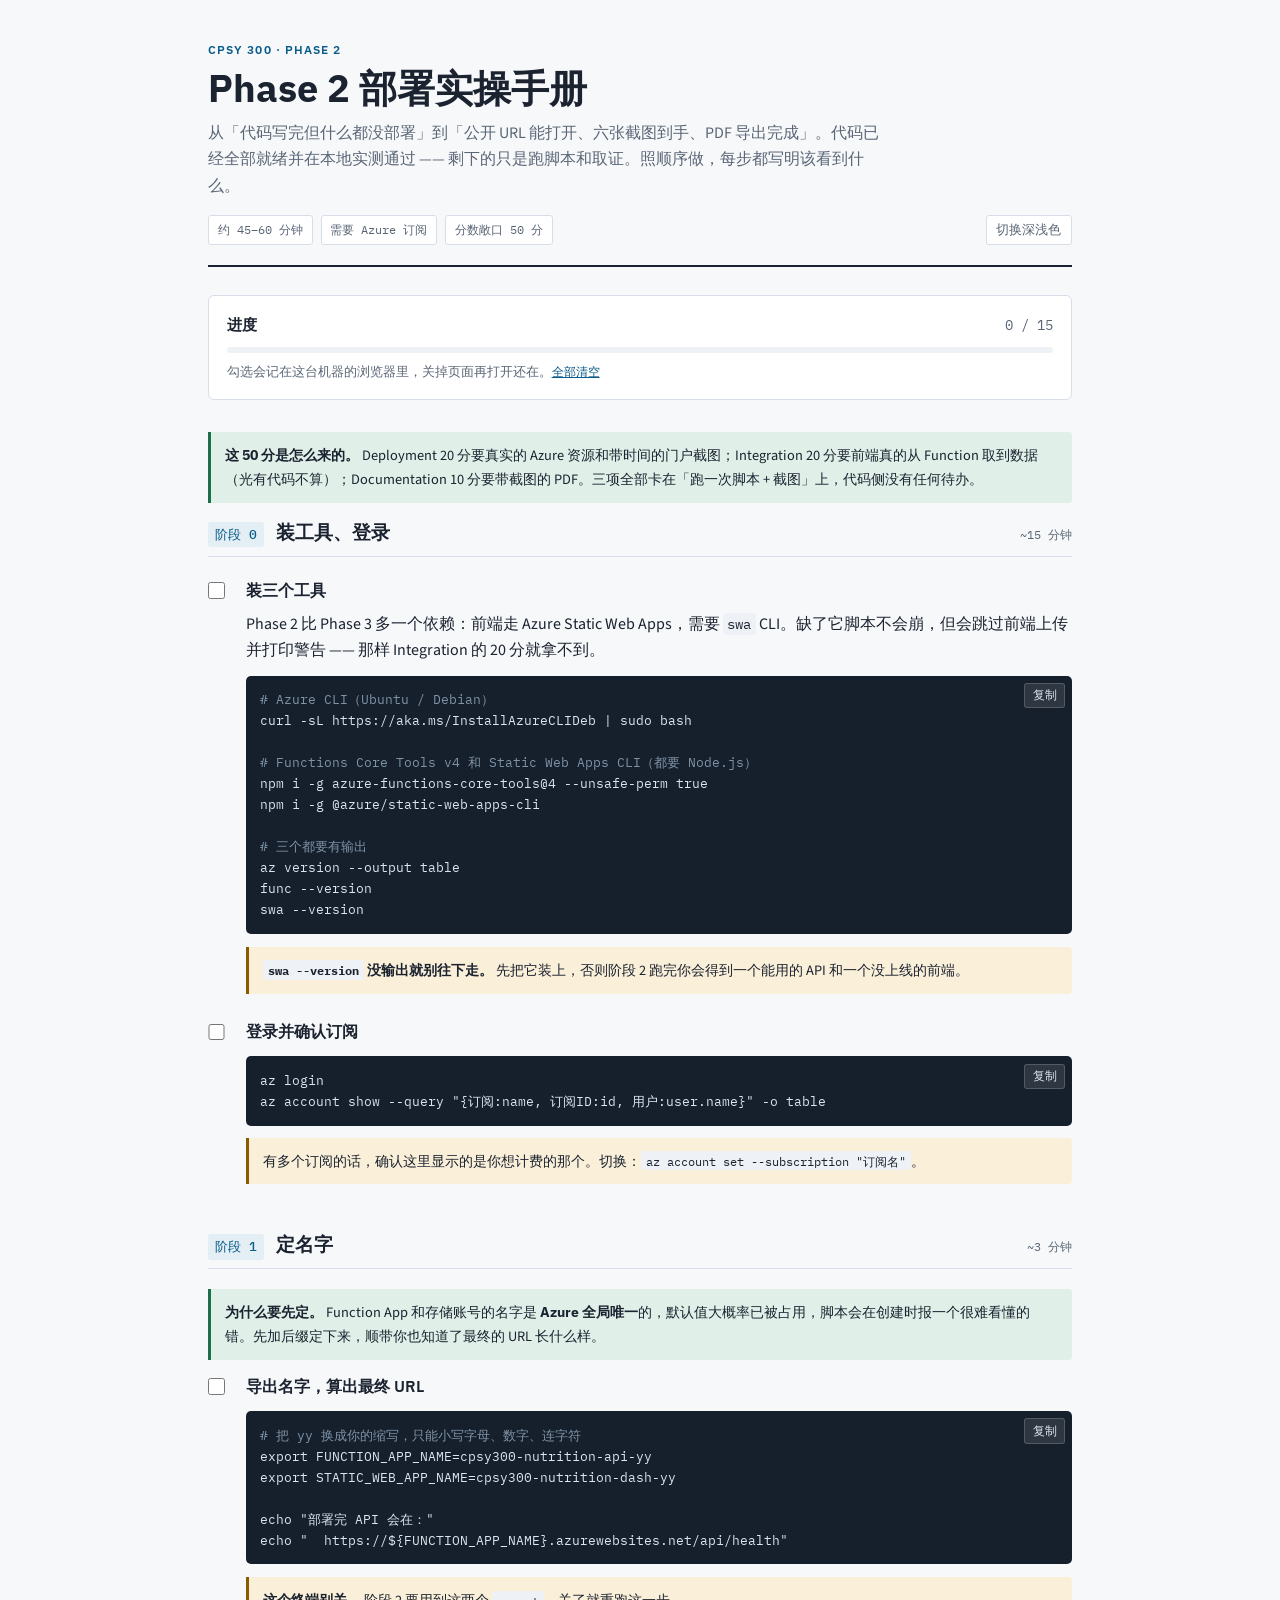
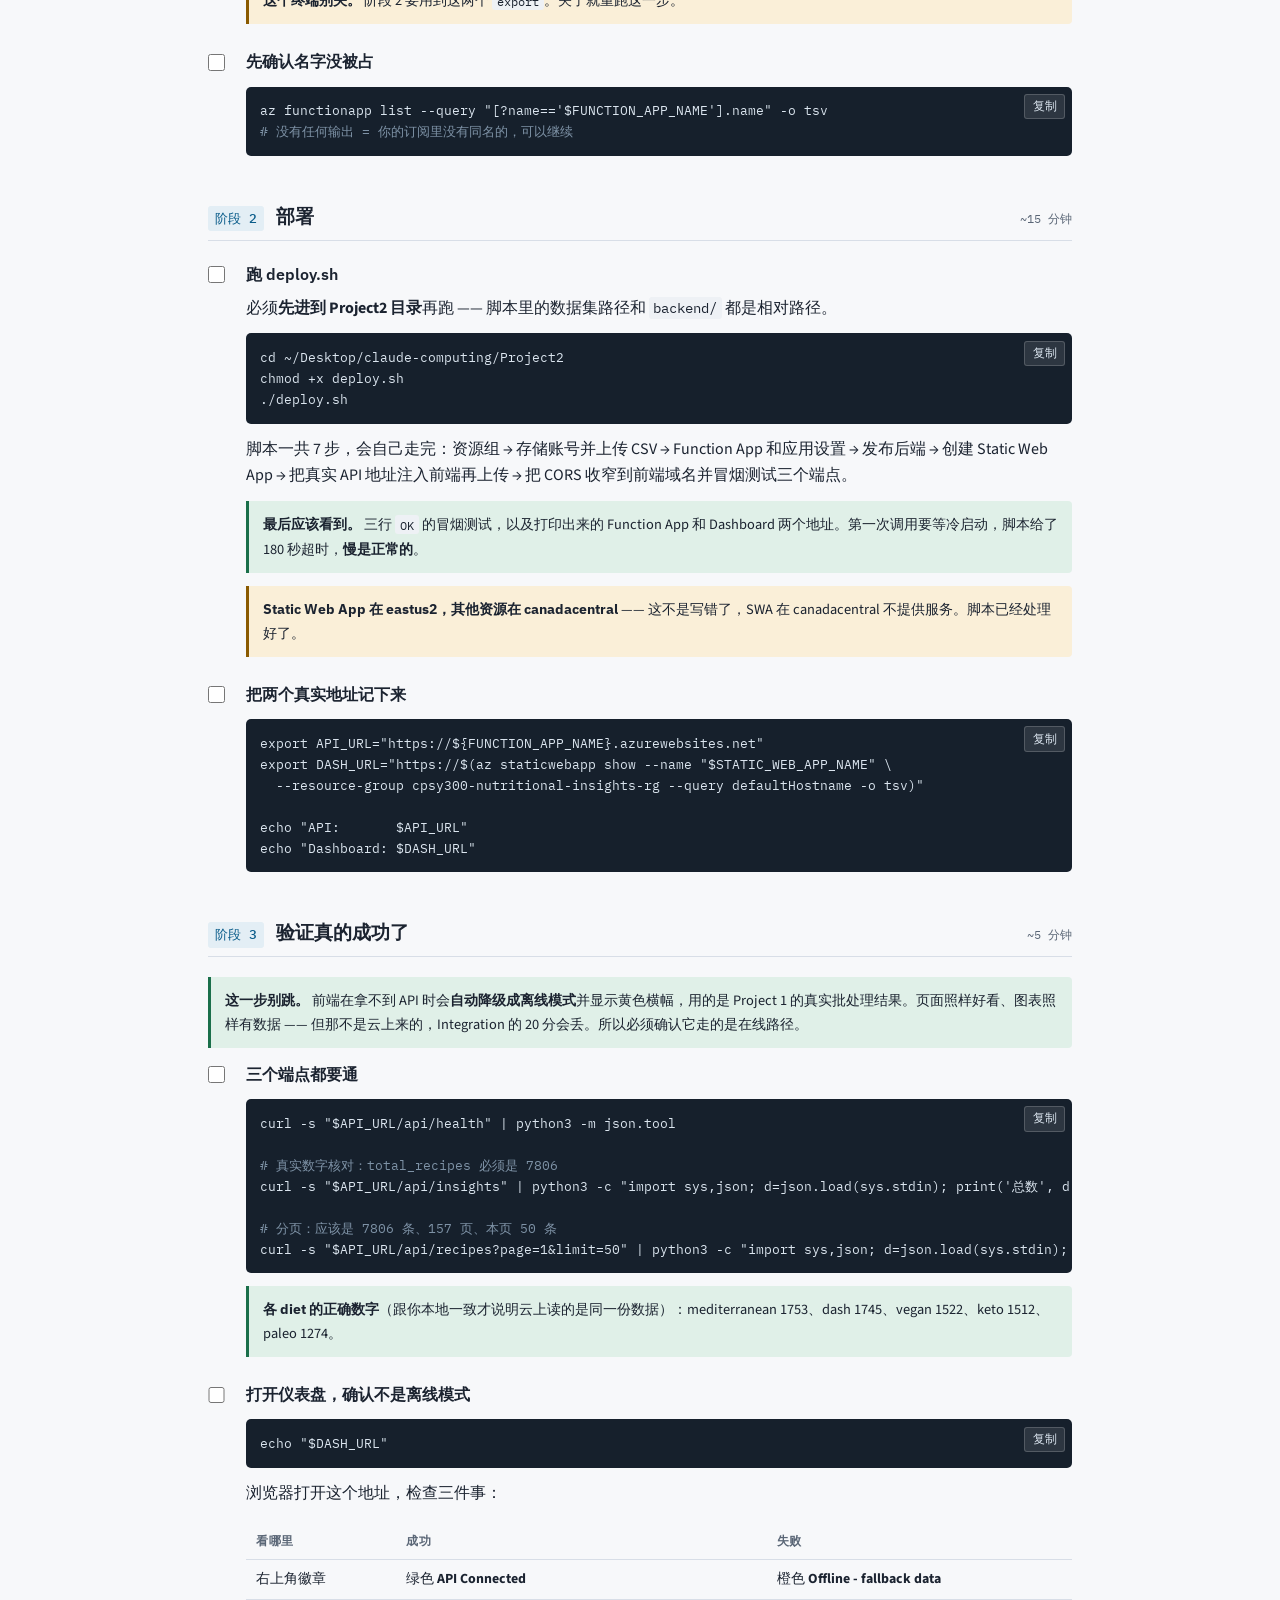
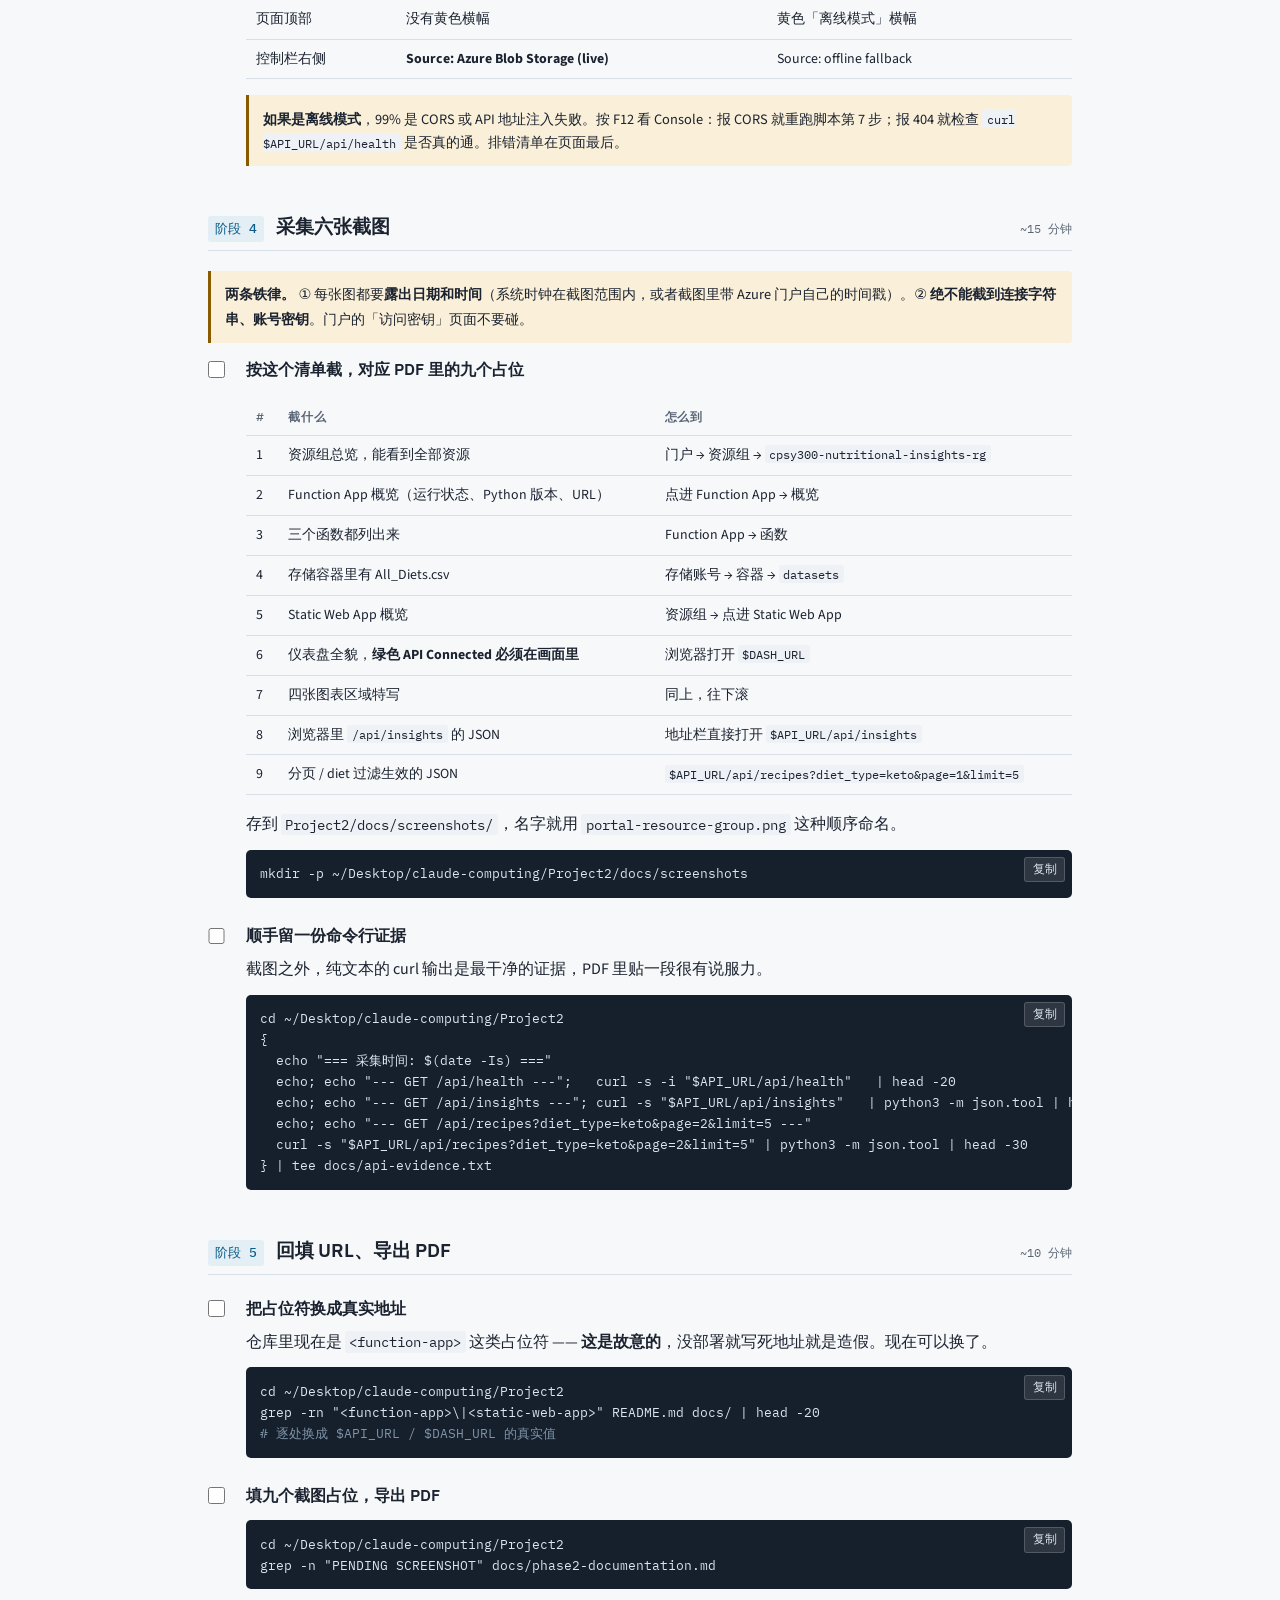
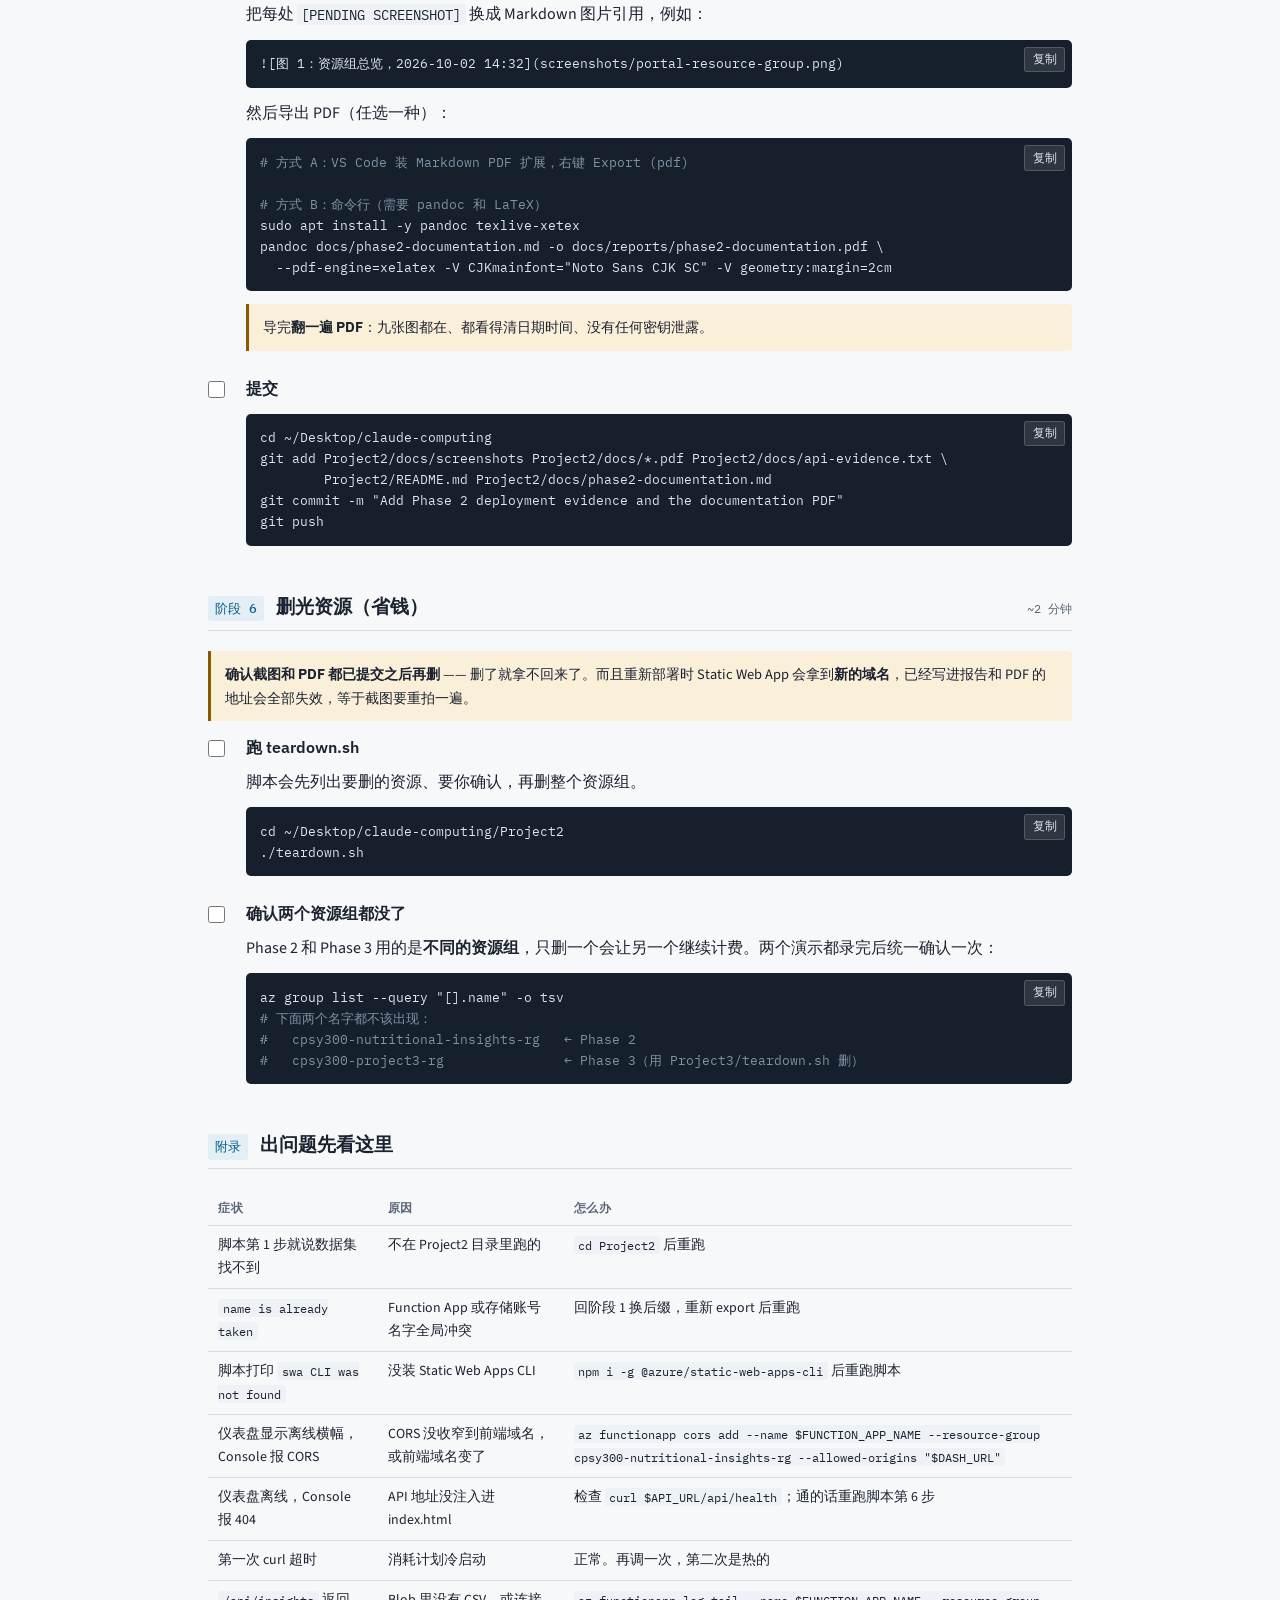
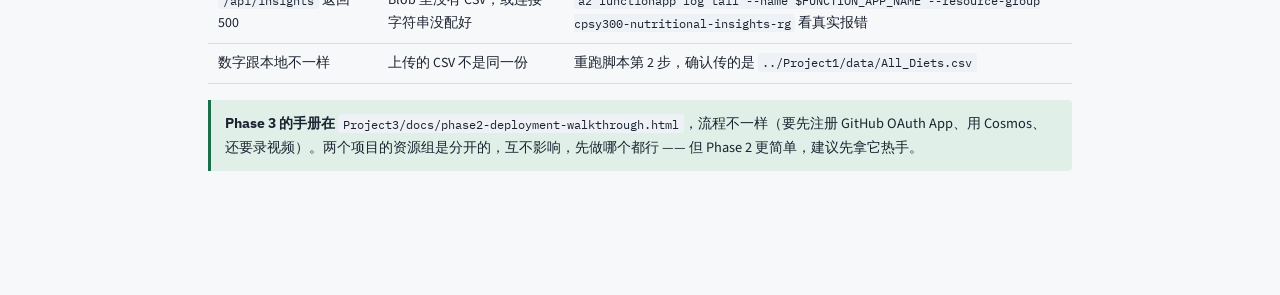
<file: stage3/docs/phase2-deployment-walkthrough.html>
<!doctype html>
<html lang="zh-CN">
<head>
<meta charset="utf-8" />
<meta name="viewport" content="width=device-width, initial-scale=1, viewport-fit=cover" />
<title>Phase 2 部署实操手册</title>
<link rel="preconnect" href="https://fonts.googleapis.com" />
<link rel="preconnect" href="https://fonts.gstatic.com" crossorigin />
<link href="https://fonts.googleapis.com/css2?family=IBM+Plex+Mono:wght@400;500&family=IBM+Plex+Sans:wght@500;600;700&family=Source+Sans+3:wght@400;600&display=swap" rel="stylesheet" />
<style>
/* 布局：单栏运行手册，左侧步骤序号作为垂直脉络，命令块是页面的主角 */
:root {
  --bg: #f7f8fa;
  --surface: #ffffff;
  --surface-sunk: #eef1f5;
  --fg: #1b2330;
  --fg-dim: #5a6676;
  --rule: #d8dee7;
  --accent: #0a5c8a;
  --accent-soft: #e3eef5;
  --term-bg: #16202c;
  --term-fg: #dbe5ef;
  --term-dim: #7e92a6;
  --ok: #1a6f4a;
  --ok-soft: #e0f0e8;
  --warn: #8a5a00;
  --warn-soft: #faefd8;
  --danger: #a32b25;
  --danger-soft: #fae3e1;
  --font-head: "IBM Plex Sans", "Noto Sans SC", system-ui, sans-serif;
  --font-body: "Source Sans 3", "Noto Sans SC", system-ui, sans-serif;
  --font-mono: "IBM Plex Mono", ui-monospace, "SF Mono", Menlo, monospace;
  color-scheme: light;
}
@media (prefers-color-scheme: dark) {
  :root:not([data-theme="light"]) {
    --bg: #11161d;
    --surface: #1a212b;
    --surface-sunk: #141a22;
    --fg: #e6ecf3;
    --fg-dim: #97a5b6;
    --rule: #2c3643;
    --accent: #5cb3e0;
    --accent-soft: #1c2c38;
    --term-bg: #0d141b;
    --term-fg: #dbe5ef;
    --term-dim: #76889b;
    --ok: #5fc595;
    --ok-soft: #162a22;
    --warn: #e0b057;
    --warn-soft: #2b2316;
    --danger: #ef8e86;
    --danger-soft: #2e1a19;
    color-scheme: dark;
  }
}
:root[data-theme="dark"] {
  --bg: #11161d;
  --surface: #1a212b;
  --surface-sunk: #141a22;
  --fg: #e6ecf3;
  --fg-dim: #97a5b6;
  --rule: #2c3643;
  --accent: #5cb3e0;
  --accent-soft: #1c2c38;
  --term-bg: #0d141b;
  --term-fg: #dbe5ef;
  --term-dim: #76889b;
  --ok: #5fc595;
  --ok-soft: #162a22;
  --warn: #e0b057;
  --warn-soft: #2b2316;
  --danger: #ef8e86;
  --danger-soft: #2e1a19;
  color-scheme: dark;
}

* { box-sizing: border-box; }
html { -webkit-text-size-adjust: 100%; }
body {
  margin: 0;
  background: var(--bg);
  color: var(--fg);
  font-family: var(--font-body);
  font-size: 16px;
  line-height: 1.65;
}
.wrap { max-width: 56rem; margin: 0 auto; padding: 0 16px; padding-block: 2.5rem 5rem; }

/* ---------- 页头 ---------- */
.masthead { border-bottom: 2px solid var(--fg); padding-bottom: 1.25rem; margin-bottom: 1.75rem; }
.eyebrow {
  font-family: var(--font-head); font-size: .75rem; font-weight: 600;
  letter-spacing: .09em; text-transform: uppercase; color: var(--accent); margin: 0 0 .4rem;
}
h1 {
  font-family: var(--font-head); font-weight: 700; font-size: clamp(1.7rem, 5vw, 2.4rem);
  line-height: 1.15; margin: 0 0 .6rem; text-wrap: balance;
}
.standfirst { margin: 0; color: var(--fg-dim); max-width: 42rem; }
.meta-row { display: flex; flex-wrap: wrap; gap: .5rem; margin-top: 1rem; align-items: center; }
.tag {
  font-family: var(--font-mono); font-size: .75rem; padding: .25rem .55rem;
  border: 1px solid var(--rule); border-radius: 3px; color: var(--fg-dim); background: var(--surface);
}
.theme-btn {
  margin-left: auto; font-family: var(--font-body); font-size: .8rem; cursor: pointer;
  background: var(--surface); color: var(--fg-dim); border: 1px solid var(--rule);
  border-radius: 3px; padding: .3rem .6rem;
}
.theme-btn:hover { color: var(--fg); border-color: var(--fg-dim); }

/* ---------- 进度 ---------- */
.progress-card {
  background: var(--surface); border: 1px solid var(--rule); border-radius: 6px;
  padding: 1rem 1.1rem; margin-bottom: 2rem;
}
.progress-head {
  display: flex; justify-content: space-between; align-items: baseline;
  gap: 1rem; flex-wrap: wrap; margin-bottom: .6rem;
}
.progress-head h2 { font-family: var(--font-head); font-size: .95rem; margin: 0; font-weight: 600; }
.progress-count { font-family: var(--font-mono); font-size: .85rem; color: var(--fg-dim); font-variant-numeric: tabular-nums; }
.bar { height: 6px; background: var(--surface-sunk); border-radius: 3px; overflow: hidden; }
.bar > span { display: block; height: 100%; width: 0; background: var(--accent); transition: width .25s ease; }
.progress-note { font-size: .8rem; color: var(--fg-dim); margin: .6rem 0 0; }
.reset-btn {
  font-size: .78rem; background: none; border: none; color: var(--accent);
  cursor: pointer; padding: 0; text-decoration: underline;
}

/* ---------- 阶段 ---------- */
.phase { margin-bottom: 2.75rem; }
.phase-head { display: flex; gap: .75rem; align-items: baseline; border-bottom: 1px solid var(--rule); padding-bottom: .5rem; margin-bottom: 1.25rem; }
.phase-num {
  font-family: var(--font-mono); font-size: .8rem; font-weight: 500; color: var(--accent);
  background: var(--accent-soft); border-radius: 3px; padding: .15rem .45rem; flex: none;
}
.phase-head h2 { font-family: var(--font-head); font-size: 1.2rem; font-weight: 600; margin: 0; }
.phase-head .dur { margin-left: auto; font-size: .78rem; color: var(--fg-dim); font-family: var(--font-mono); flex: none; }

/* ---------- 步骤 ---------- */
.step { display: grid; grid-template-columns: 1.6rem 1fr; gap: .75rem; margin-bottom: 1.5rem; }
.step > input[type=checkbox] { margin: .35rem 0 0; width: 1.05rem; height: 1.05rem; accent-color: var(--accent); cursor: pointer; }
.step-body { min-width: 0; }
.step-body > :first-child { margin-top: 0; }
.step-body > :last-child { margin-bottom: 0; }
.step-title { font-family: var(--font-head); font-weight: 600; font-size: 1rem; margin: 0 0 .35rem; }
.step p { margin: .5rem 0; }
input[type=checkbox]:checked + .step-body .step-title { color: var(--fg-dim); text-decoration: line-through; text-decoration-color: var(--rule); }

/* ---------- 命令块 ---------- */
.cmd { position: relative; margin: .75rem 0; }
.cmd pre {
  background: var(--term-bg); color: var(--term-fg); font-family: var(--font-mono);
  font-size: .82rem; line-height: 1.6; margin: 0; padding: .85rem 3.4rem .85rem .9rem;
  border-radius: 5px; overflow-x: auto;
}
.cmd .c { color: var(--term-dim); }
.copy {
  position: absolute; top: .45rem; right: .45rem; font-family: var(--font-body); font-size: .72rem;
  background: rgba(255,255,255,.1); color: var(--term-fg); border: 1px solid rgba(255,255,255,.18);
  border-radius: 3px; padding: .2rem .45rem; cursor: pointer;
}
.copy:hover { background: rgba(255,255,255,.2); }
code.inline {
  font-family: var(--font-mono); font-size: .86em; background: var(--surface-sunk);
  padding: .1rem .3rem; border-radius: 3px; word-break: break-word;
}

/* ---------- 提示框 ---------- */
.note { border-left: 3px solid; border-radius: 0 4px 4px 0; padding: .7rem .9rem; margin: .8rem 0; font-size: .9rem; }
.note p { margin: .35rem 0; }
.note > :first-child { margin-top: 0; }
.note > :last-child { margin-bottom: 0; }
.note b { font-family: var(--font-head); }
.note.expect { border-color: var(--ok); background: var(--ok-soft); }
.note.warn { border-color: var(--warn); background: var(--warn-soft); }
.note.stop { border-color: var(--danger); background: var(--danger-soft); }

/* ---------- 表格 ---------- */
.table-scroll { overflow-x: auto; margin: 1rem 0; }
table { border-collapse: collapse; width: 100%; font-size: .87rem; min-width: 30rem; }
th, td { text-align: left; padding: .5rem .65rem; border-bottom: 1px solid var(--rule); vertical-align: top; }
th { font-family: var(--font-head); font-size: .78rem; text-transform: uppercase; letter-spacing: .05em; color: var(--fg-dim); font-weight: 600; }
td.num { font-family: var(--font-mono); font-variant-numeric: tabular-nums; white-space: nowrap; }
.chg { color: var(--accent); font-weight: 600; }

footer { margin-top: 3rem; padding-top: 1.25rem; border-top: 1px solid var(--rule); font-size: .85rem; color: var(--fg-dim); }
a { color: var(--accent); }
:focus-visible { outline: 2px solid var(--accent); outline-offset: 2px; }
@media (prefers-reduced-motion: reduce) { * { transition: none !important; } }
@media (max-width: 30rem) {
  .phase-head { flex-wrap: wrap; }
  .phase-head .dur { margin-left: 0; width: 100%; }
}
</style>
</head>
<body>
<div class="wrap">

<header class="masthead">
  <p class="eyebrow">CPSY 300 · Phase 2</p>
  <h1>Phase 2 部署实操手册</h1>
  <p class="standfirst">从「代码写完但什么都没部署」到「公开 URL 能打开、六张截图到手、PDF 导出完成」。代码已经全部就绪并在本地实测通过 —— 剩下的只是跑脚本和取证。照顺序做，每步都写明该看到什么。</p>
  <div class="meta-row">
    <span class="tag">约 45–60 分钟</span>
    <span class="tag">需要 Azure 订阅</span>
    <span class="tag">分数敞口 50 分</span>
    <button class="theme-btn" id="themeBtn" type="button">切换深浅色</button>
  </div>
</header>

<section class="progress-card">
  <div class="progress-head">
    <h2>进度</h2>
    <span class="progress-count" id="progressCount">0 / 0</span>
  </div>
  <div class="bar"><span id="progressBar"></span></div>
  <p class="progress-note">勾选会记在这台机器的浏览器里，关掉页面再打开还在。<button class="reset-btn" id="resetBtn" type="button">全部清空</button></p>
</section>

<div class="note expect">
  <p><b>这 50 分是怎么来的。</b> Deployment 20 分要真实的 Azure 资源和带时间的门户截图；Integration 20 分要前端真的从 Function 取到数据（光有代码不算）；Documentation 10 分要带截图的 PDF。三项全部卡在「跑一次脚本 + 截图」上，代码侧没有任何待办。</p>
</div>

<!-- ============ 阶段 0 ============ -->
<section class="phase">
  <div class="phase-head">
    <span class="phase-num">阶段 0</span>
    <h2>装工具、登录</h2>
    <span class="dur">~15 分钟</span>
  </div>

  <div class="step">
    <input type="checkbox" id="s01" />
    <div class="step-body">
      <p class="step-title">装三个工具</p>
      <p>Phase 2 比 Phase 3 多一个依赖：前端走 Azure Static Web Apps，需要 <code class="inline">swa</code> CLI。缺了它脚本不会崩，但会跳过前端上传并打印警告 —— 那样 Integration 的 20 分就拿不到。</p>
      <div class="cmd"><button class="copy" type="button">复制</button><pre><span class="c"># Azure CLI（Ubuntu / Debian）</span>
curl -sL https://aka.ms/InstallAzureCLIDeb | sudo bash

<span class="c"># Functions Core Tools v4 和 Static Web Apps CLI（都要 Node.js）</span>
npm i -g azure-functions-core-tools@4 --unsafe-perm true
npm i -g @azure/static-web-apps-cli

<span class="c"># 三个都要有输出</span>
az version --output table
func --version
swa --version</pre></div>
      <div class="note warn"><p><b><code class="inline">swa --version</code> 没输出就别往下走。</b> 先把它装上，否则阶段 2 跑完你会得到一个能用的 API 和一个没上线的前端。</p></div>
    </div>
  </div>

  <div class="step">
    <input type="checkbox" id="s02" />
    <div class="step-body">
      <p class="step-title">登录并确认订阅</p>
      <div class="cmd"><button class="copy" type="button">复制</button><pre>az login
az account show --query "{订阅:name, 订阅ID:id, 用户:user.name}" -o table</pre></div>
      <div class="note warn"><p>有多个订阅的话，确认这里显示的是你想计费的那个。切换：<code class="inline">az account set --subscription "订阅名"</code>。</p></div>
    </div>
  </div>
</section>

<!-- ============ 阶段 1 ============ -->
<section class="phase">
  <div class="phase-head">
    <span class="phase-num">阶段 1</span>
    <h2>定名字</h2>
    <span class="dur">~3 分钟</span>
  </div>

  <div class="note expect">
    <p><b>为什么要先定。</b> Function App 和存储账号的名字是 <b>Azure 全局唯一</b>的，默认值大概率已被占用，脚本会在创建时报一个很难看懂的错。先加后缀定下来，顺带你也知道了最终的 URL 长什么样。</p>
  </div>

  <div class="step">
    <input type="checkbox" id="s03" />
    <div class="step-body">
      <p class="step-title">导出名字，算出最终 URL</p>
      <div class="cmd"><button class="copy" type="button">复制</button><pre><span class="c"># 把 yy 换成你的缩写，只能小写字母、数字、连字符</span>
export FUNCTION_APP_NAME=cpsy300-nutrition-api-yy
export STATIC_WEB_APP_NAME=cpsy300-nutrition-dash-yy

echo "部署完 API 会在："
echo "  https://${FUNCTION_APP_NAME}.azurewebsites.net/api/health"</pre></div>
      <div class="note warn"><p><b>这个终端别关。</b> 阶段 2 要用到这两个 <code class="inline">export</code>。关了就重跑这一步。</p></div>
    </div>
  </div>

  <div class="step">
    <input type="checkbox" id="s04" />
    <div class="step-body">
      <p class="step-title">先确认名字没被占</p>
      <div class="cmd"><button class="copy" type="button">复制</button><pre>az functionapp list --query "[?name=='$FUNCTION_APP_NAME'].name" -o tsv
<span class="c"># 没有任何输出 = 你的订阅里没有同名的，可以继续</span></pre></div>
    </div>
  </div>
</section>

<!-- ============ 阶段 2 ============ -->
<section class="phase">
  <div class="phase-head">
    <span class="phase-num">阶段 2</span>
    <h2>部署</h2>
    <span class="dur">~15 分钟</span>
  </div>

  <div class="step">
    <input type="checkbox" id="s05" />
    <div class="step-body">
      <p class="step-title">跑 deploy.sh</p>
      <p>必须<b>先进到 Project2 目录</b>再跑 —— 脚本里的数据集路径和 <code class="inline">backend/</code> 都是相对路径。</p>
      <div class="cmd"><button class="copy" type="button">复制</button><pre>cd ~/Desktop/claude-computing/Project2
chmod +x deploy.sh
./deploy.sh</pre></div>
      <p>脚本一共 7 步，会自己走完：资源组 → 存储账号并上传 CSV → Function App 和应用设置 → 发布后端 → 创建 Static Web App → 把真实 API 地址注入前端再上传 → 把 CORS 收窄到前端域名并冒烟测试三个端点。</p>
      <div class="note expect"><p><b>最后应该看到。</b> 三行 <code class="inline">OK</code> 的冒烟测试，以及打印出来的 Function App 和 Dashboard 两个地址。第一次调用要等冷启动，脚本给了 180 秒超时，<b>慢是正常的</b>。</p></div>
      <div class="note warn"><p><b>Static Web App 在 eastus2，其他资源在 canadacentral</b> —— 这不是写错了，SWA 在 canadacentral 不提供服务。脚本已经处理好了。</p></div>
    </div>
  </div>

  <div class="step">
    <input type="checkbox" id="s06" />
    <div class="step-body">
      <p class="step-title">把两个真实地址记下来</p>
      <div class="cmd"><button class="copy" type="button">复制</button><pre>export API_URL="https://${FUNCTION_APP_NAME}.azurewebsites.net"
export DASH_URL="https://$(az staticwebapp show --name "$STATIC_WEB_APP_NAME" \
  --resource-group cpsy300-nutritional-insights-rg --query defaultHostname -o tsv)"

echo "API:       $API_URL"
echo "Dashboard: $DASH_URL"</pre></div>
    </div>
  </div>
</section>

<!-- ============ 阶段 3 ============ -->
<section class="phase">
  <div class="phase-head">
    <span class="phase-num">阶段 3</span>
    <h2>验证真的成功了</h2>
    <span class="dur">~5 分钟</span>
  </div>

  <div class="note expect">
    <p><b>这一步别跳。</b> 前端在拿不到 API 时会<b>自动降级成离线模式</b>并显示黄色横幅，用的是 Project 1 的真实批处理结果。页面照样好看、图表照样有数据 —— 但那不是云上来的，Integration 的 20 分会丢。所以必须确认它走的是在线路径。</p>
  </div>

  <div class="step">
    <input type="checkbox" id="s07" />
    <div class="step-body">
      <p class="step-title">三个端点都要通</p>
      <div class="cmd"><button class="copy" type="button">复制</button><pre>curl -s "$API_URL/api/health" | python3 -m json.tool

<span class="c"># 真实数字核对：total_recipes 必须是 7806</span>
curl -s "$API_URL/api/insights" | python3 -c "import sys,json; d=json.load(sys.stdin); print('总数', d['summary']['total_recipes']); print('各 diet', d['summary']['diet_counts']); print('耗时(秒)', d['metadata']['execution_time_seconds'])"

<span class="c"># 分页：应该是 7806 条、157 页、本页 50 条</span>
curl -s "$API_URL/api/recipes?page=1&limit=50" | python3 -c "import sys,json; d=json.load(sys.stdin); print('total',d['total'],'pages',d['total_pages'],'本页',d['count'])"</pre></div>
      <div class="note expect"><p><b>各 diet 的正确数字</b>（跟你本地一致才说明云上读的是同一份数据）：mediterranean 1753、dash 1745、vegan 1522、keto 1512、paleo 1274。</p></div>
    </div>
  </div>

  <div class="step">
    <input type="checkbox" id="s08" />
    <div class="step-body">
      <p class="step-title">打开仪表盘，确认不是离线模式</p>
      <div class="cmd"><button class="copy" type="button">复制</button><pre>echo "$DASH_URL"</pre></div>
      <p>浏览器打开这个地址，检查三件事：</p>
      <div class="table-scroll"><table>
        <thead><tr><th>看哪里</th><th>成功</th><th>失败</th></tr></thead>
        <tbody>
          <tr><td>右上角徽章</td><td>绿色 <b>API Connected</b></td><td>橙色 <b>Offline - fallback data</b></td></tr>
          <tr><td>页面顶部</td><td>没有黄色横幅</td><td>黄色「离线模式」横幅</td></tr>
          <tr><td>控制栏右侧</td><td><b>Source: Azure Blob Storage (live)</b></td><td>Source: offline fallback</td></tr>
        </tbody>
      </table></div>
      <div class="note warn"><p><b>如果是离线模式</b>，99% 是 CORS 或 API 地址注入失败。按 F12 看 Console：报 CORS 就重跑脚本第 7 步；报 404 就检查 <code class="inline">curl $API_URL/api/health</code> 是否真的通。排错清单在页面最后。</p></div>
    </div>
  </div>
</section>

<!-- ============ 阶段 4 ============ -->
<section class="phase">
  <div class="phase-head">
    <span class="phase-num">阶段 4</span>
    <h2>采集六张截图</h2>
    <span class="dur">~15 分钟</span>
  </div>

  <div class="note warn">
    <p><b>两条铁律。</b> ① 每张图都要<b>露出日期和时间</b>（系统时钟在截图范围内，或者截图里带 Azure 门户自己的时间戳）。② <b>绝不能截到连接字符串、账号密钥</b>。门户的「访问密钥」页面不要碰。</p>
  </div>

  <div class="step">
    <input type="checkbox" id="s09" />
    <div class="step-body">
      <p class="step-title">按这个清单截，对应 PDF 里的九个占位</p>
      <div class="table-scroll"><table>
        <thead><tr><th>#</th><th>截什么</th><th>怎么到</th></tr></thead>
        <tbody>
          <tr><td>1</td><td>资源组总览，能看到全部资源</td><td>门户 → 资源组 → <code class="inline">cpsy300-nutritional-insights-rg</code></td></tr>
          <tr><td>2</td><td>Function App 概览（运行状态、Python 版本、URL）</td><td>点进 Function App → 概览</td></tr>
          <tr><td>3</td><td>三个函数都列出来</td><td>Function App → 函数</td></tr>
          <tr><td>4</td><td>存储容器里有 All_Diets.csv</td><td>存储账号 → 容器 → <code class="inline">datasets</code></td></tr>
          <tr><td>5</td><td>Static Web App 概览</td><td>资源组 → 点进 Static Web App</td></tr>
          <tr><td>6</td><td>仪表盘全貌，<b>绿色 API Connected 必须在画面里</b></td><td>浏览器打开 <code class="inline">$DASH_URL</code></td></tr>
          <tr><td>7</td><td>四张图表区域特写</td><td>同上，往下滚</td></tr>
          <tr><td>8</td><td>浏览器里 <code class="inline">/api/insights</code> 的 JSON</td><td>地址栏直接打开 <code class="inline">$API_URL/api/insights</code></td></tr>
          <tr><td>9</td><td>分页 / diet 过滤生效的 JSON</td><td><code class="inline">$API_URL/api/recipes?diet_type=keto&page=1&limit=5</code></td></tr>
        </tbody>
      </table></div>
      <p>存到 <code class="inline">Project2/docs/screenshots/</code>，名字就用 <code class="inline">portal-resource-group.png</code> 这种顺序命名。</p>
      <div class="cmd"><button class="copy" type="button">复制</button><pre>mkdir -p ~/Desktop/claude-computing/Project2/docs/screenshots</pre></div>
    </div>
  </div>

  <div class="step">
    <input type="checkbox" id="s10" />
    <div class="step-body">
      <p class="step-title">顺手留一份命令行证据</p>
      <p>截图之外，纯文本的 curl 输出是最干净的证据，PDF 里贴一段很有说服力。</p>
      <div class="cmd"><button class="copy" type="button">复制</button><pre>cd ~/Desktop/claude-computing/Project2
{
  echo "=== 采集时间: $(date -Is) ==="
  echo; echo "--- GET /api/health ---";   curl -s -i "$API_URL/api/health"   | head -20
  echo; echo "--- GET /api/insights ---"; curl -s "$API_URL/api/insights"   | python3 -m json.tool | head -40
  echo; echo "--- GET /api/recipes?diet_type=keto&page=2&limit=5 ---"
  curl -s "$API_URL/api/recipes?diet_type=keto&page=2&limit=5" | python3 -m json.tool | head -30
} | tee docs/api-evidence.txt</pre></div>
    </div>
  </div>
</section>

<!-- ============ 阶段 5 ============ -->
<section class="phase">
  <div class="phase-head">
    <span class="phase-num">阶段 5</span>
    <h2>回填 URL、导出 PDF</h2>
    <span class="dur">~10 分钟</span>
  </div>

  <div class="step">
    <input type="checkbox" id="s11" />
    <div class="step-body">
      <p class="step-title">把占位符换成真实地址</p>
      <p>仓库里现在是 <code class="inline">&lt;function-app&gt;</code> 这类占位符 —— <b>这是故意的</b>，没部署就写死地址就是造假。现在可以换了。</p>
      <div class="cmd"><button class="copy" type="button">复制</button><pre>cd ~/Desktop/claude-computing/Project2
grep -rn "&lt;function-app&gt;\|&lt;static-web-app&gt;" README.md docs/ | head -20
<span class="c"># 逐处换成 $API_URL / $DASH_URL 的真实值</span></pre></div>
    </div>
  </div>

  <div class="step">
    <input type="checkbox" id="s12" />
    <div class="step-body">
      <p class="step-title">填九个截图占位，导出 PDF</p>
      <div class="cmd"><button class="copy" type="button">复制</button><pre>cd ~/Desktop/claude-computing/Project2
grep -n "PENDING SCREENSHOT" docs/phase2-documentation.md</pre></div>
      <p>把每处 <code class="inline">[PENDING SCREENSHOT]</code> 换成 Markdown 图片引用，例如：</p>
      <div class="cmd"><button class="copy" type="button">复制</button><pre>![图 1：资源组总览，2026-10-02 14:32](screenshots/portal-resource-group.png)</pre></div>
      <p>然后导出 PDF（任选一种）：</p>
      <div class="cmd"><button class="copy" type="button">复制</button><pre><span class="c"># 方式 A：VS Code 装 Markdown PDF 扩展，右键 Export (pdf)</span>

<span class="c"># 方式 B：命令行（需要 pandoc 和 LaTeX）</span>
sudo apt install -y pandoc texlive-xetex
pandoc docs/phase2-documentation.md -o docs/reports/phase2-documentation.pdf \
  --pdf-engine=xelatex -V CJKmainfont="Noto Sans CJK SC" -V geometry:margin=2cm</pre></div>
      <div class="note warn"><p>导完<b>翻一遍 PDF</b>：九张图都在、都看得清日期时间、没有任何密钥泄露。</p></div>
    </div>
  </div>

  <div class="step">
    <input type="checkbox" id="s13" />
    <div class="step-body">
      <p class="step-title">提交</p>
      <div class="cmd"><button class="copy" type="button">复制</button><pre>cd ~/Desktop/claude-computing
git add Project2/docs/screenshots Project2/docs/*.pdf Project2/docs/api-evidence.txt \
        Project2/README.md Project2/docs/phase2-documentation.md
git commit -m "Add Phase 2 deployment evidence and the documentation PDF"
git push</pre></div>
    </div>
  </div>
</section>

<!-- ============ 阶段 6 ============ -->
<section class="phase">
  <div class="phase-head">
    <span class="phase-num">阶段 6</span>
    <h2>删光资源（省钱）</h2>
    <span class="dur">~2 分钟</span>
  </div>

  <div class="note warn">
    <p><b>确认截图和 PDF 都已提交之后再删</b> —— 删了就拿不回来了。而且重新部署时 Static Web App 会拿到<b>新的域名</b>，已经写进报告和 PDF 的地址会全部失效，等于截图要重拍一遍。</p>
  </div>

  <div class="step">
    <input type="checkbox" id="s14" />
    <div class="step-body">
      <p class="step-title">跑 teardown.sh</p>
      <p>脚本会先列出要删的资源、要你确认，再删整个资源组。</p>
      <div class="cmd"><button class="copy" type="button">复制</button><pre>cd ~/Desktop/claude-computing/Project2
./teardown.sh</pre></div>
    </div>
  </div>

  <div class="step">
    <input type="checkbox" id="s15" />
    <div class="step-body">
      <p class="step-title">确认两个资源组都没了</p>
      <p>Phase 2 和 Phase 3 用的是<b>不同的资源组</b>，只删一个会让另一个继续计费。两个演示都录完后统一确认一次：</p>
      <div class="cmd"><button class="copy" type="button">复制</button><pre>az group list --query "[].name" -o tsv
<span class="c"># 下面两个名字都不该出现：</span>
<span class="c">#   cpsy300-nutritional-insights-rg   ← Phase 2</span>
<span class="c">#   cpsy300-project3-rg               ← Phase 3（用 Project3/teardown.sh 删）</span></pre></div>
    </div>
  </div>
</section>

<!-- ============ 排错 ============ -->
<section class="phase">
  <div class="phase-head">
    <span class="phase-num">附录</span>
    <h2>出问题先看这里</h2>
  </div>

  <div class="table-scroll"><table>
    <thead><tr><th>症状</th><th>原因</th><th>怎么办</th></tr></thead>
    <tbody>
      <tr><td>脚本第 1 步就说数据集找不到</td><td>不在 Project2 目录里跑的</td><td><code class="inline">cd Project2</code> 后重跑</td></tr>
      <tr><td><code class="inline">name is already taken</code></td><td>Function App 或存储账号名字全局冲突</td><td>回阶段 1 换后缀，重新 export 后重跑</td></tr>
      <tr><td>脚本打印 <code class="inline">swa CLI was not found</code></td><td>没装 Static Web Apps CLI</td><td><code class="inline">npm i -g @azure/static-web-apps-cli</code> 后重跑脚本</td></tr>
      <tr><td>仪表盘显示离线横幅，Console 报 CORS</td><td>CORS 没收窄到前端域名，或前端域名变了</td><td><code class="inline">az functionapp cors add --name $FUNCTION_APP_NAME --resource-group cpsy300-nutritional-insights-rg --allowed-origins "$DASH_URL"</code></td></tr>
      <tr><td>仪表盘离线，Console 报 404</td><td>API 地址没注入进 index.html</td><td>检查 <code class="inline">curl $API_URL/api/health</code>；通的话重跑脚本第 6 步</td></tr>
      <tr><td>第一次 curl 超时</td><td>消耗计划冷启动</td><td>正常。再调一次，第二次是热的</td></tr>
      <tr><td><code class="inline">/api/insights</code> 返回 500</td><td>Blob 里没有 CSV，或连接字符串没配好</td><td><code class="inline">az functionapp log tail --name $FUNCTION_APP_NAME --resource-group cpsy300-nutritional-insights-rg</code> 看真实报错</td></tr>
      <tr><td>数字跟本地不一样</td><td>上传的 CSV 不是同一份</td><td>重跑脚本第 2 步，确认传的是 <code class="inline">../Project1/data/All_Diets.csv</code></td></tr>
    </tbody>
  </table></div>

  <div class="note expect">
    <p><b>Phase 3 的手册在</b> <code class="inline">Project3/docs/phase2-deployment-walkthrough.html</code>，流程不一样（要先注册 GitHub OAuth App、用 Cosmos、还要录视频）。两个项目的资源组是分开的，互不影响，先做哪个都行 —— 但 Phase 2 更简单，建议先拿它热手。</p>
  </div>
</section>

</div>
<script>
(function () {
  var KEY = "p2-walkthrough-progress";
  var boxes = Array.prototype.slice.call(document.querySelectorAll('.step > input[type=checkbox]'));
  var bar = document.getElementById("progressBar");
  var count = document.getElementById("progressCount");

  function render() {
    var done = boxes.filter(function (b) { return b.checked; }).length;
    count.textContent = done + " / " + boxes.length;
    bar.style.width = boxes.length ? (done / boxes.length * 100) + "%" : "0%";
  }

  function save() {
    try {
      var state = {};
      boxes.forEach(function (b) { if (b.checked) state[b.id] = 1; });
      localStorage.setItem(KEY, JSON.stringify(state));
    } catch (e) { /* 隐私窗口或站点数据被禁用，进度就不记了 */ }
  }

  function load() {
    try {
      var raw = localStorage.getItem(KEY);
      if (!raw) return;
      var state = JSON.parse(raw) || {};
      boxes.forEach(function (b) { b.checked = !!state[b.id]; });
    } catch (e) { /* 同上 */ }
  }

  boxes.forEach(function (b) {
    b.addEventListener("change", function () { save(); render(); });
  });

  document.getElementById("resetBtn").addEventListener("click", function () {
    boxes.forEach(function (b) { b.checked = false; });
    save(); render();
  });

  load();
  render();

  // 复制按钮
  document.querySelectorAll(".cmd .copy").forEach(function (btn) {
    btn.addEventListener("click", function () {
      var pre = btn.parentNode.querySelector("pre");
      var text = pre.innerText;
      function ok() {
        var old = btn.textContent;
        btn.textContent = "已复制";
        setTimeout(function () { btn.textContent = old; }, 1400);
      }
      if (navigator.clipboard && navigator.clipboard.writeText) {
        navigator.clipboard.writeText(text).then(ok, select);
      } else {
        select();
      }
      function select() {
        var r = document.createRange();
        r.selectNodeContents(pre);
        var sel = window.getSelection();
        sel.removeAllRanges();
        sel.addRange(r);
        btn.textContent = "已选中，按 Ctrl+C";
        setTimeout(function () { btn.textContent = "复制"; }, 2200);
      }
    });
  });

  // 深浅色切换
  var themeBtn = document.getElementById("themeBtn");
  try {
    var saved = localStorage.getItem("p3-walkthrough-theme");
    if (saved) document.documentElement.setAttribute("data-theme", saved);
  } catch (e) {}
  themeBtn.addEventListener("click", function () {
    var cur = document.documentElement.getAttribute("data-theme");
    var isDark = cur === "dark" ||
      (!cur && window.matchMedia("(prefers-color-scheme: dark)").matches);
    var next = isDark ? "light" : "dark";
    document.documentElement.setAttribute("data-theme", next);
    try { localStorage.setItem("p3-walkthrough-theme", next); } catch (e) {}
  });
})();
</script>
</body>
</html>
</file>
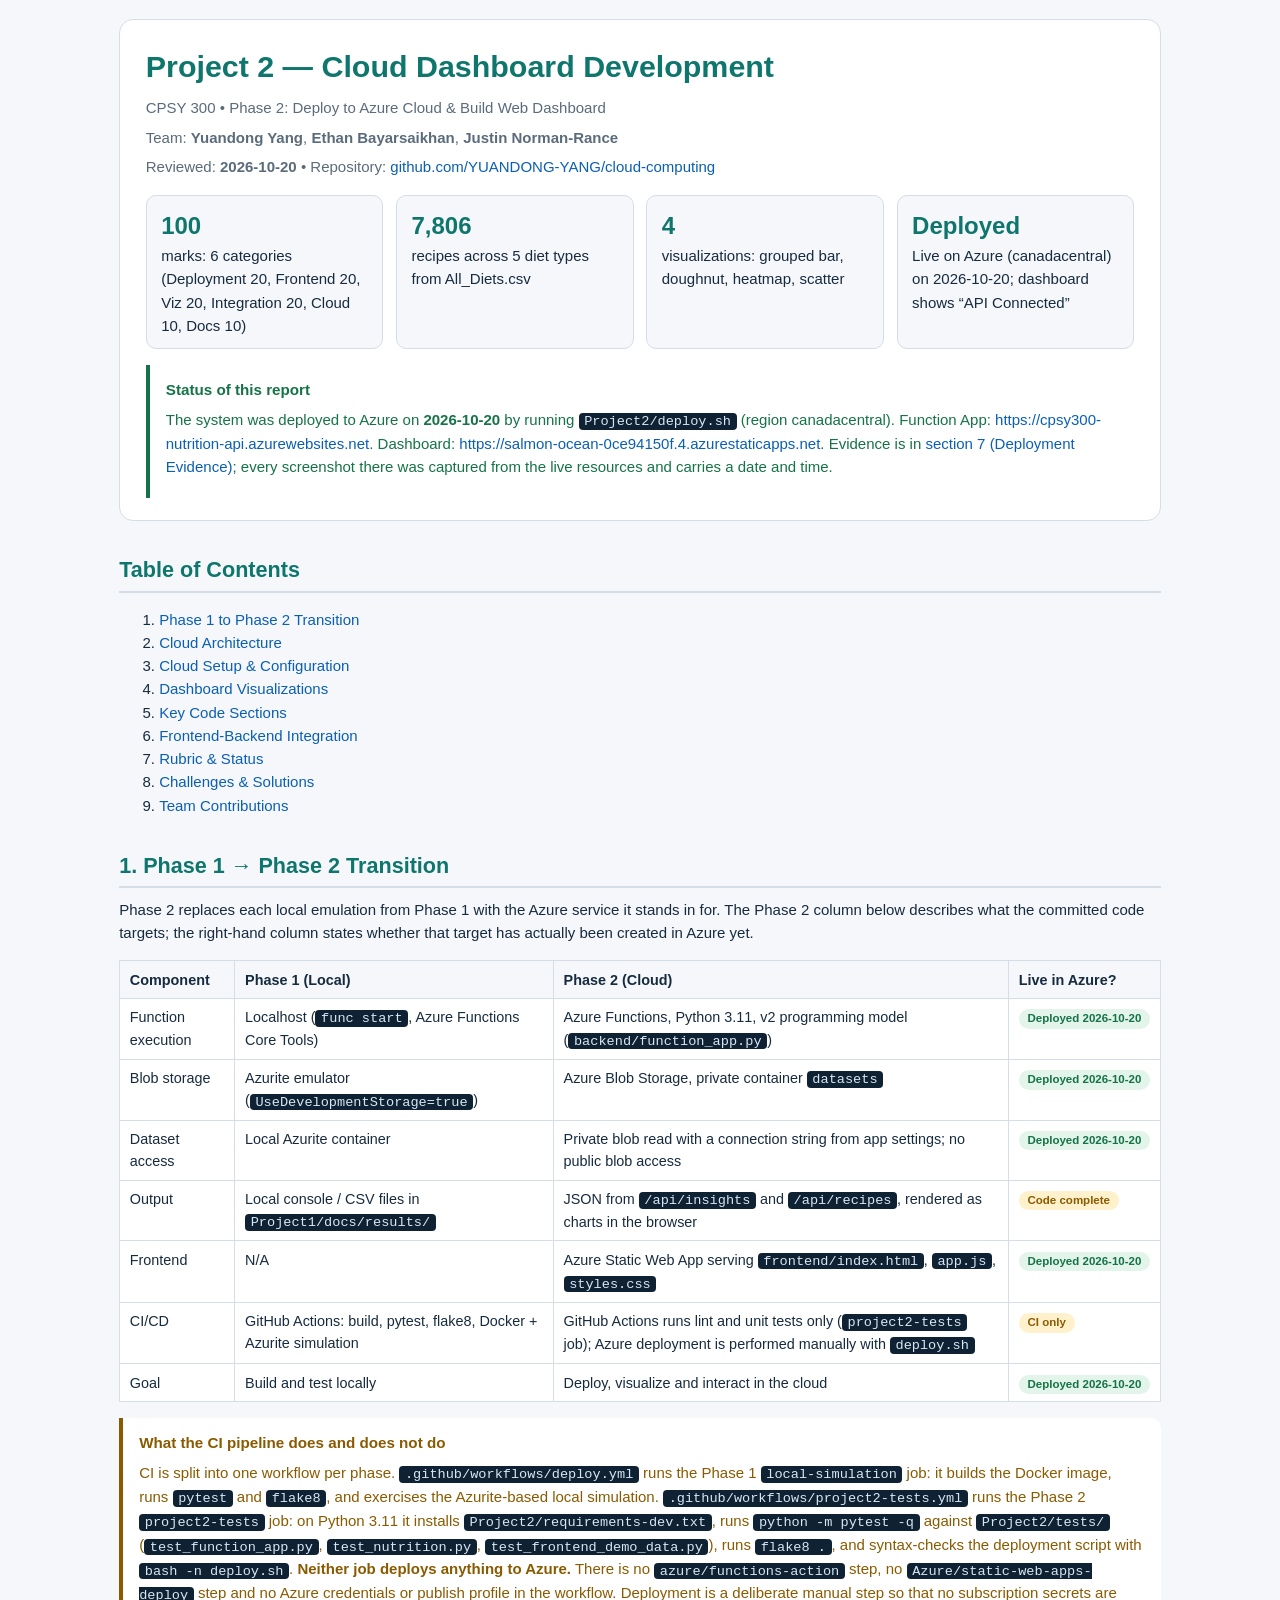
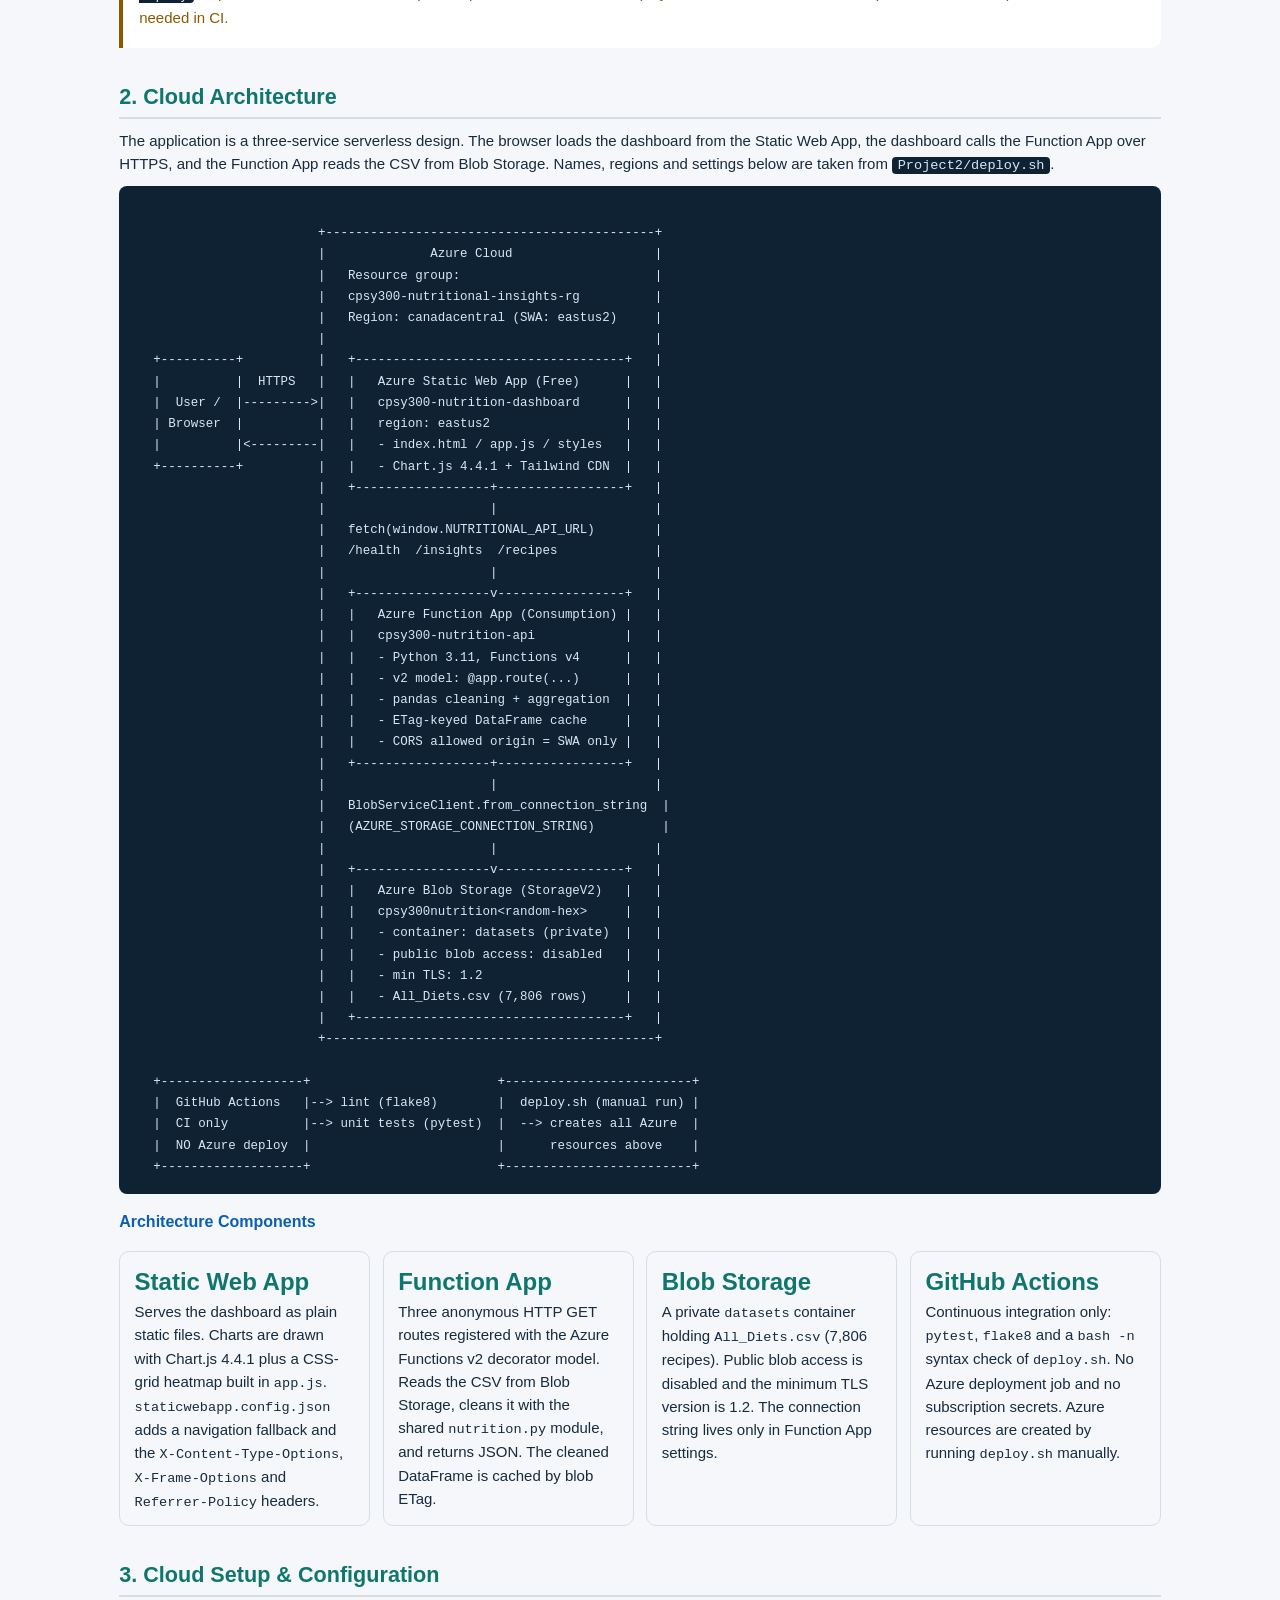
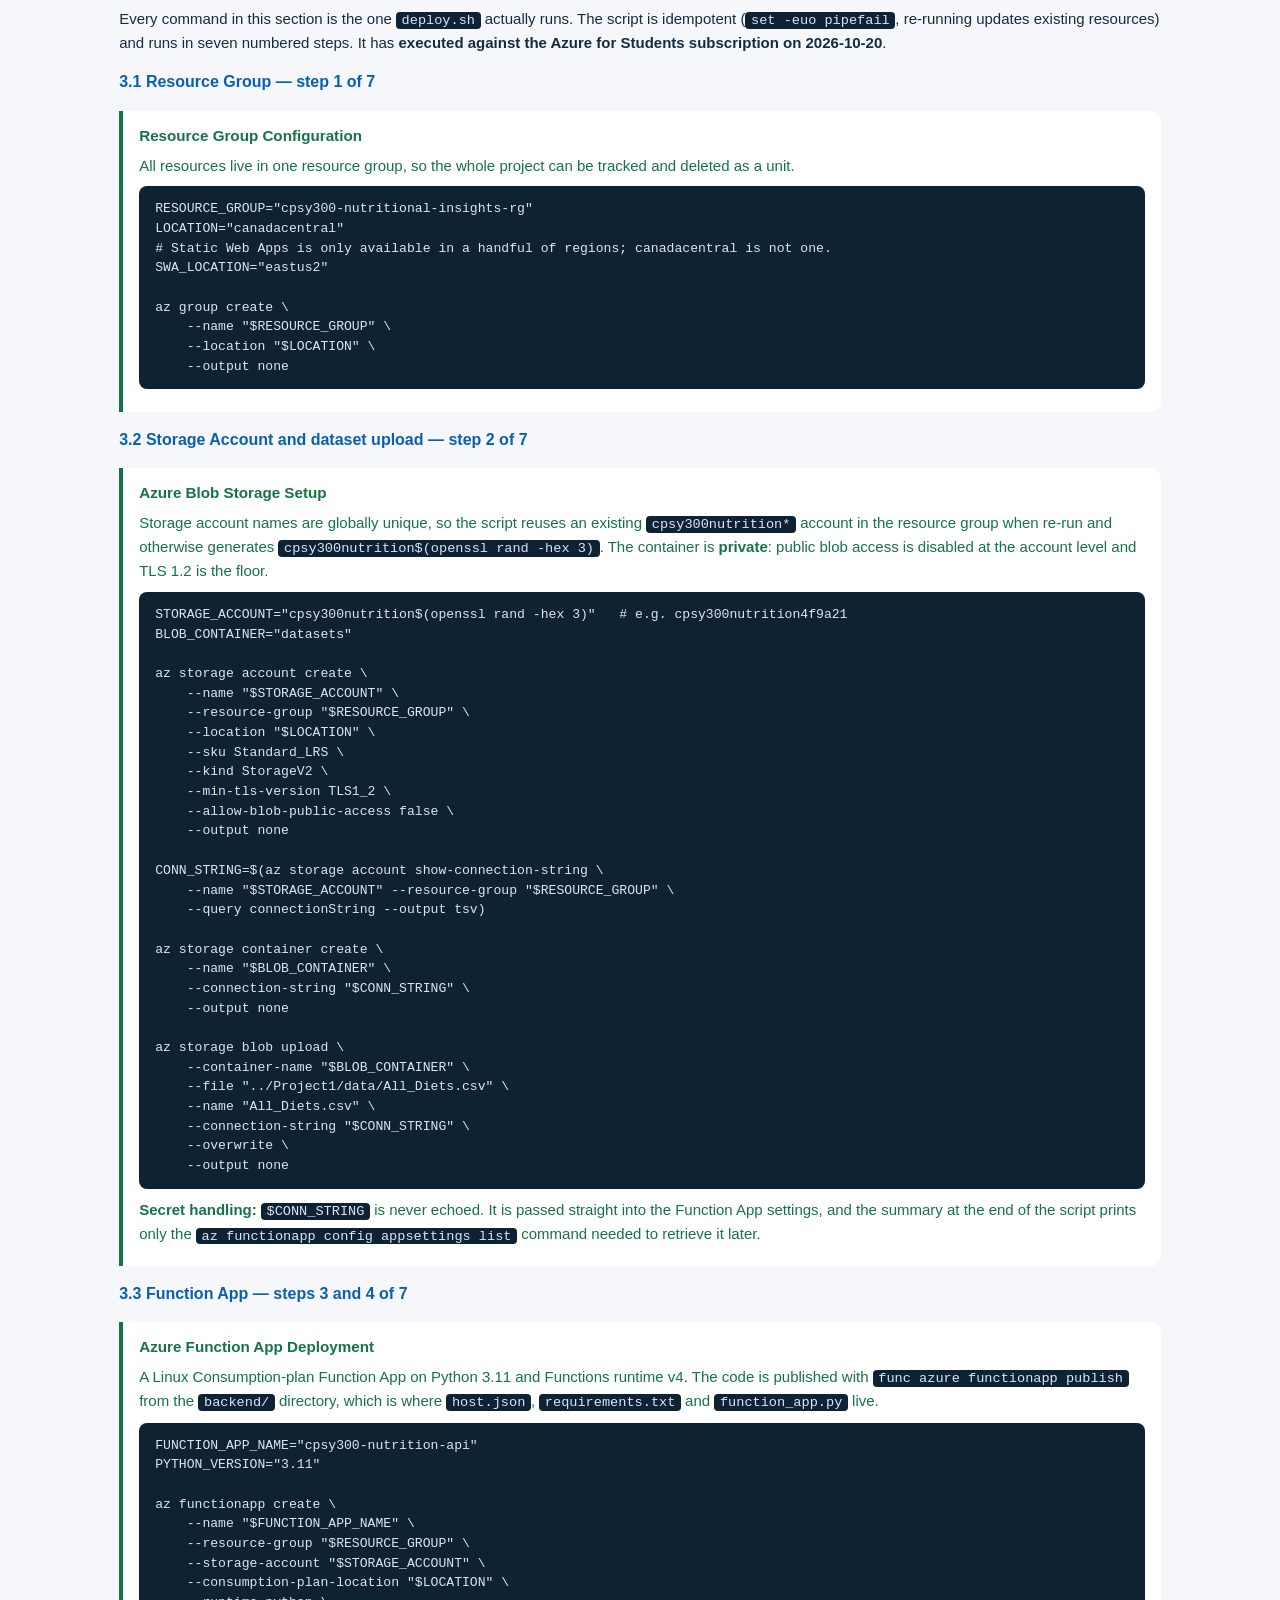
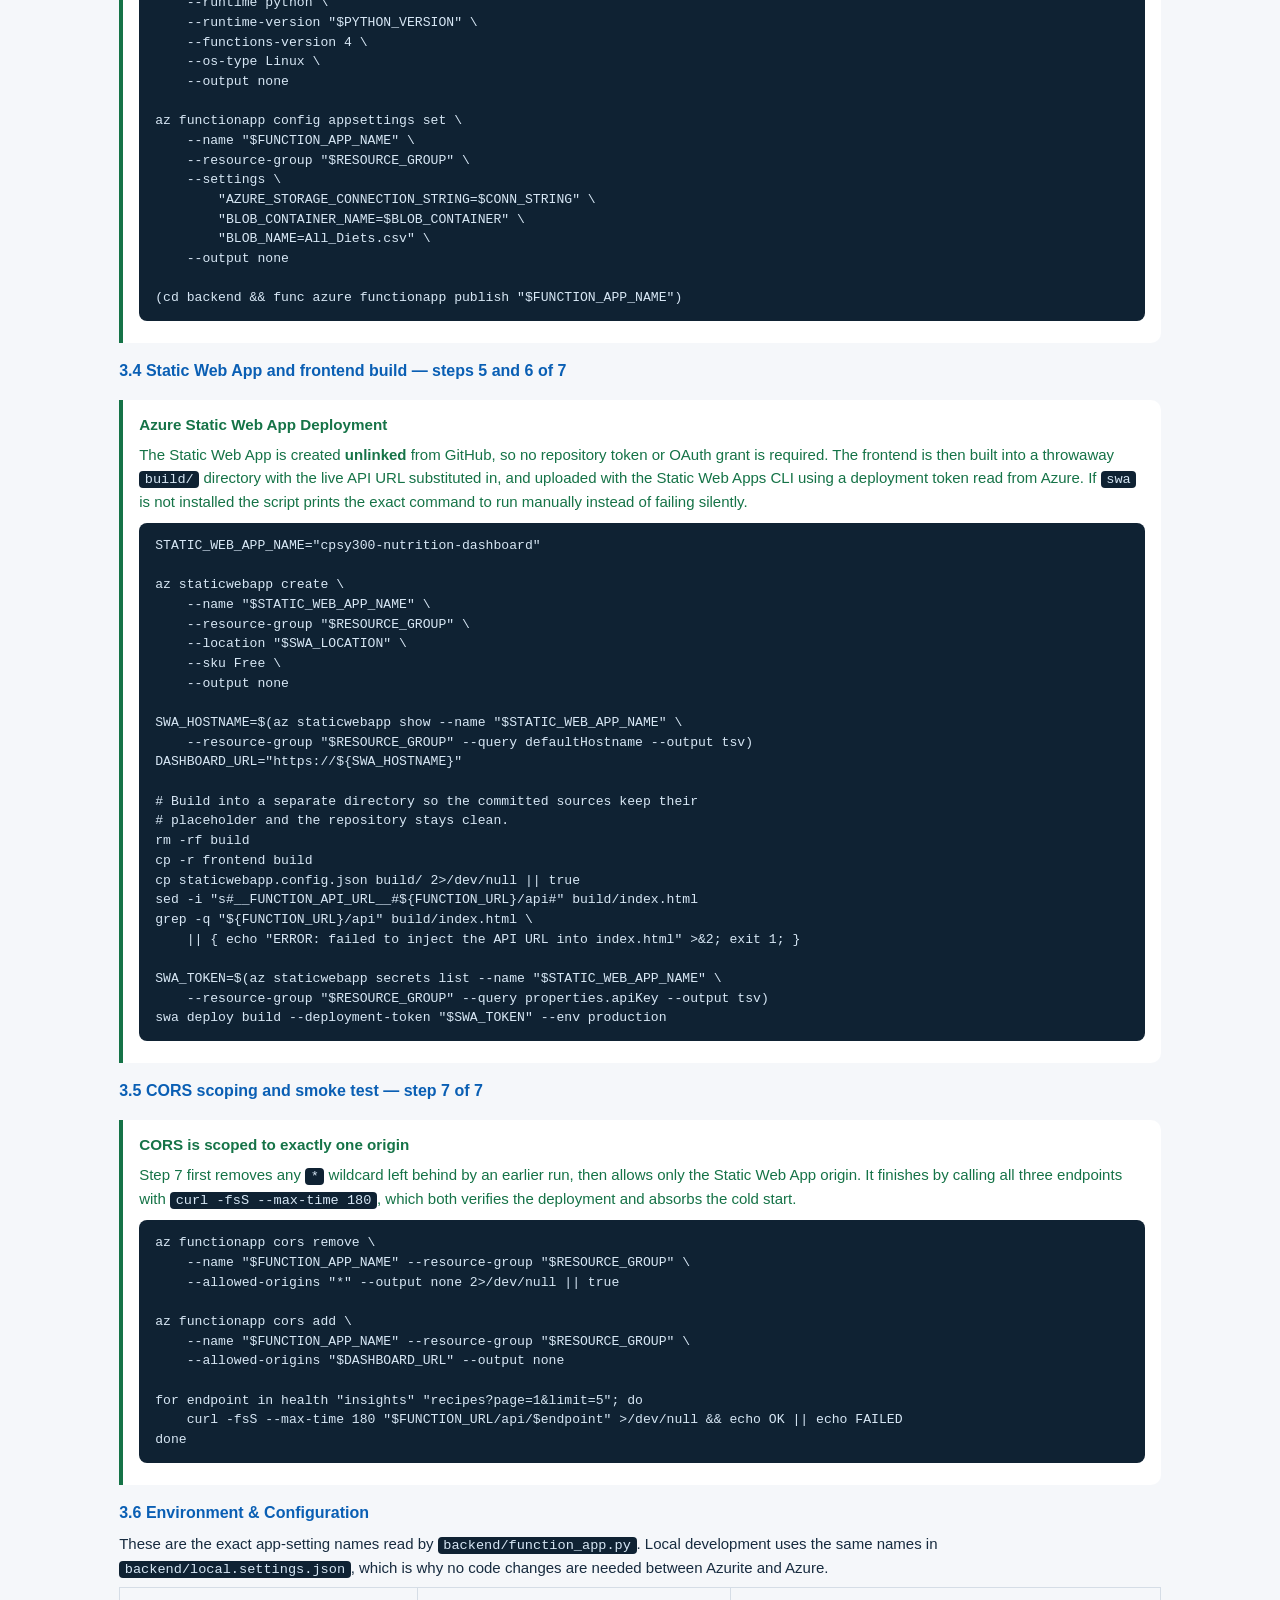
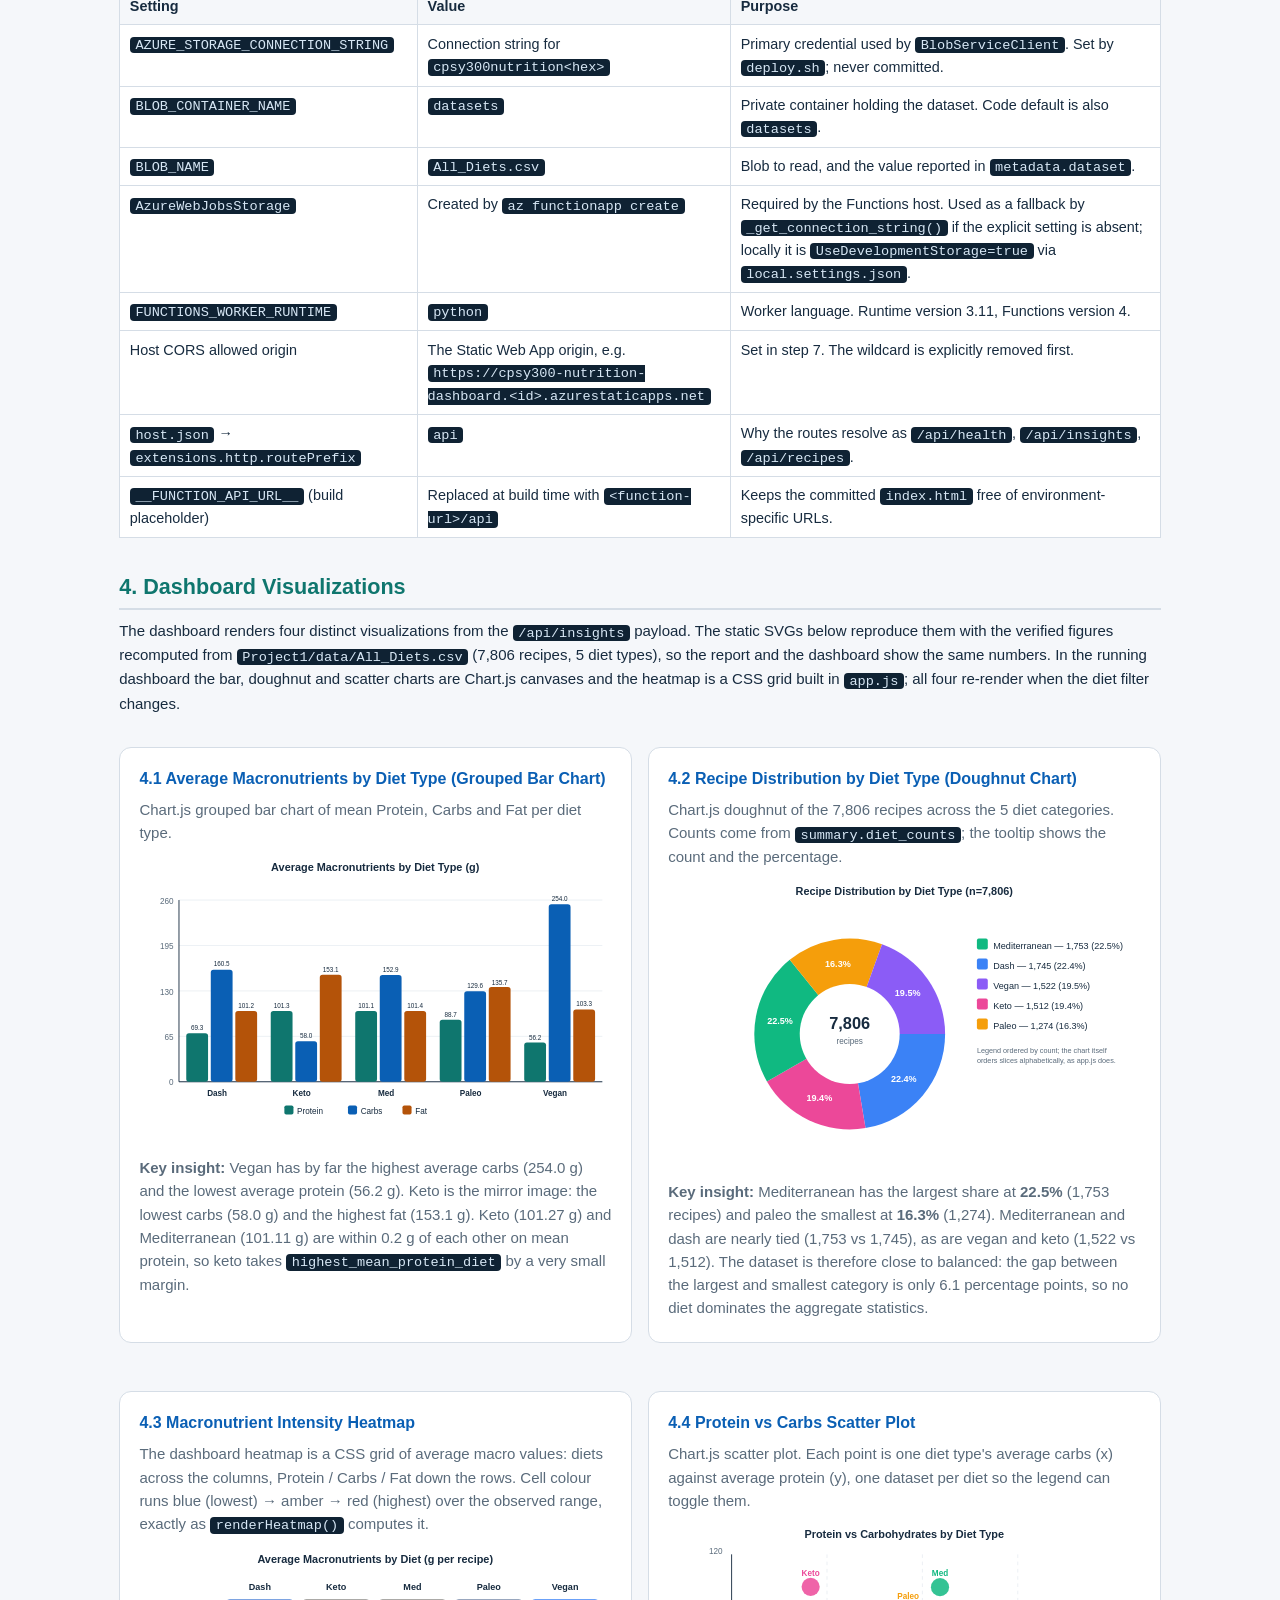
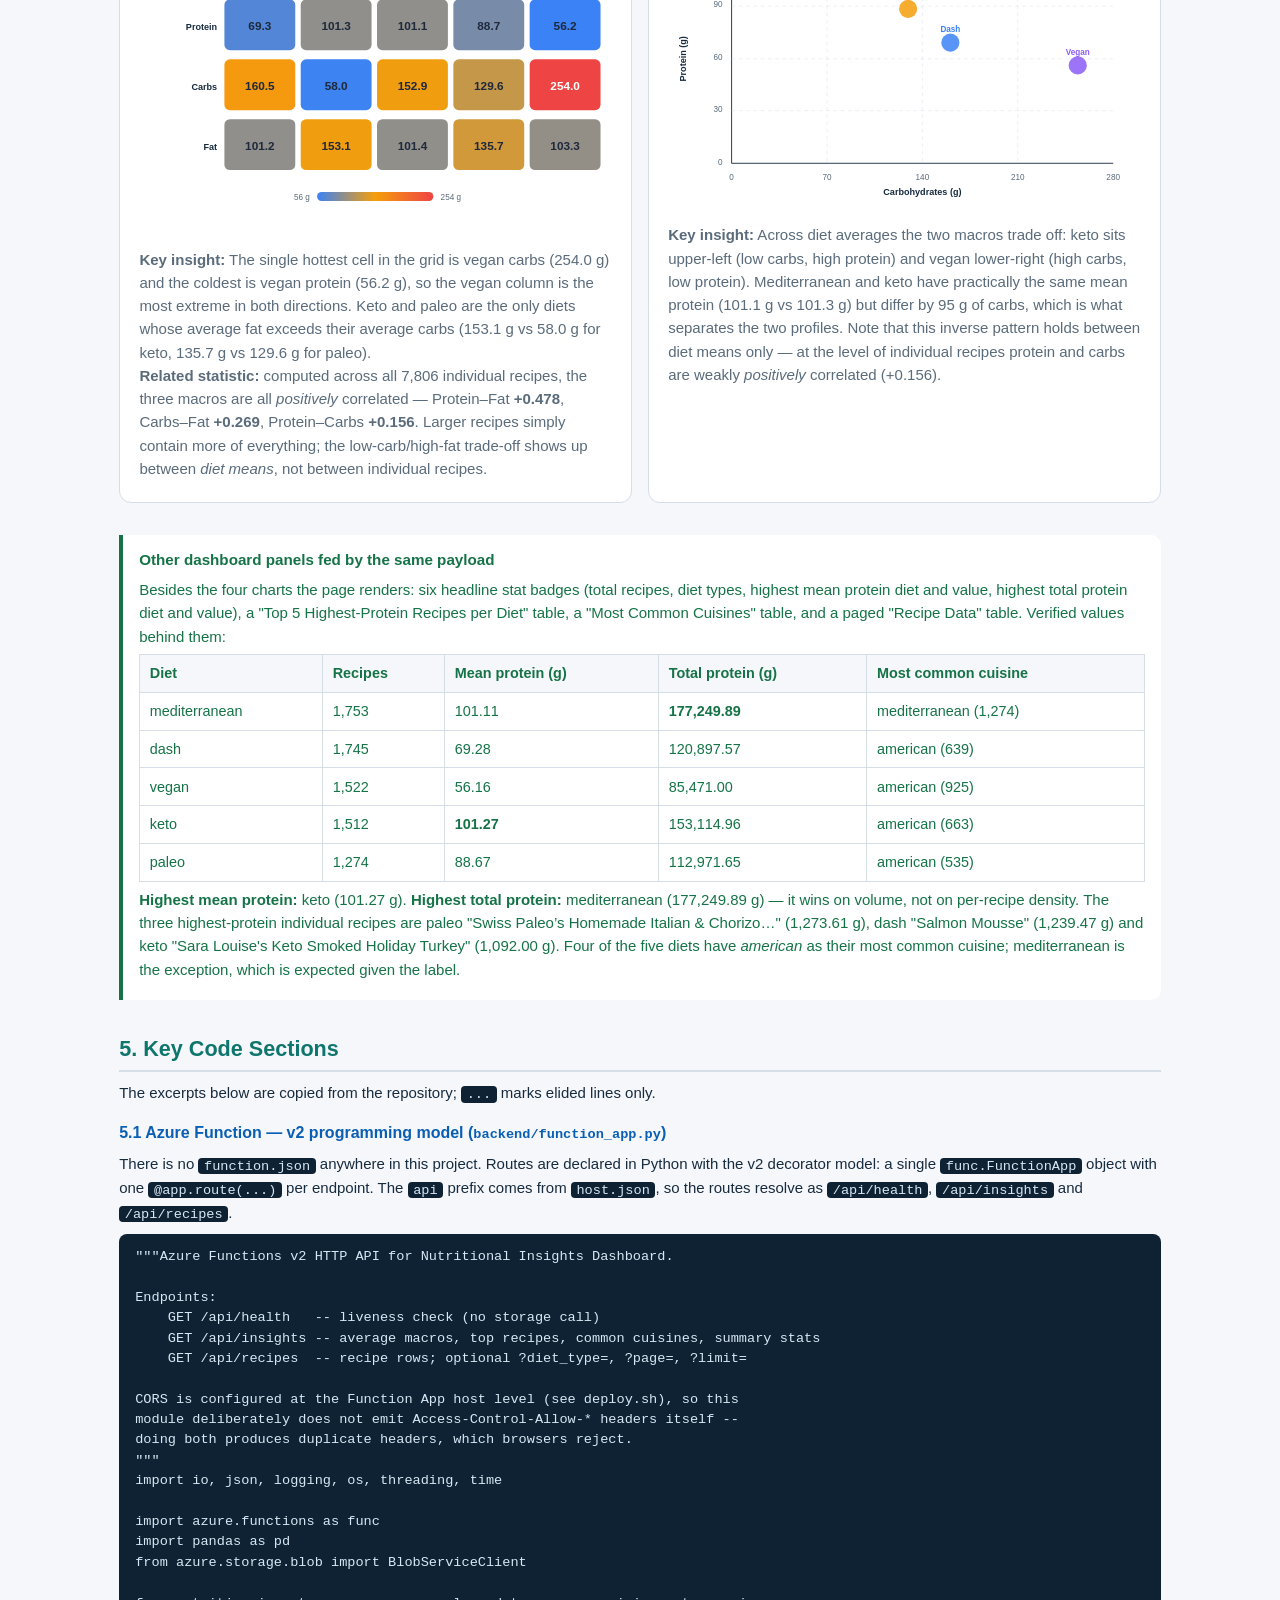
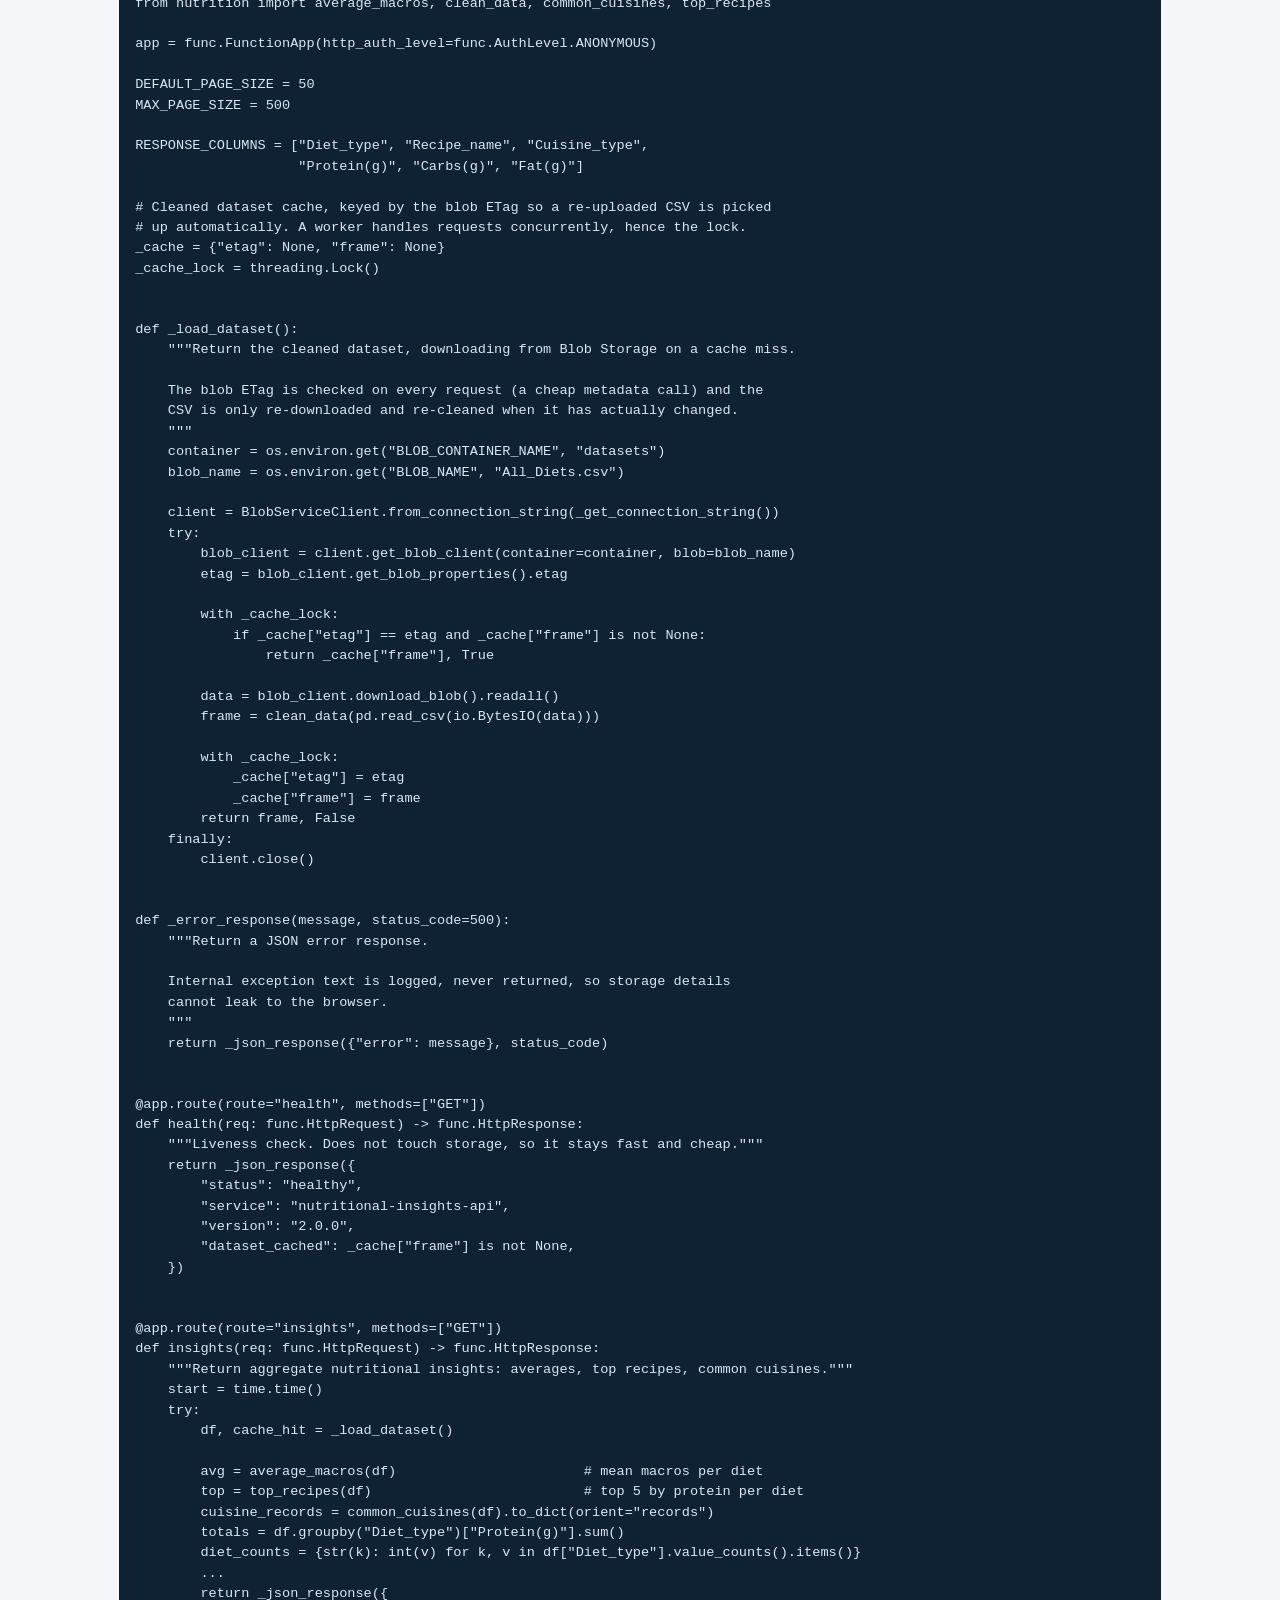
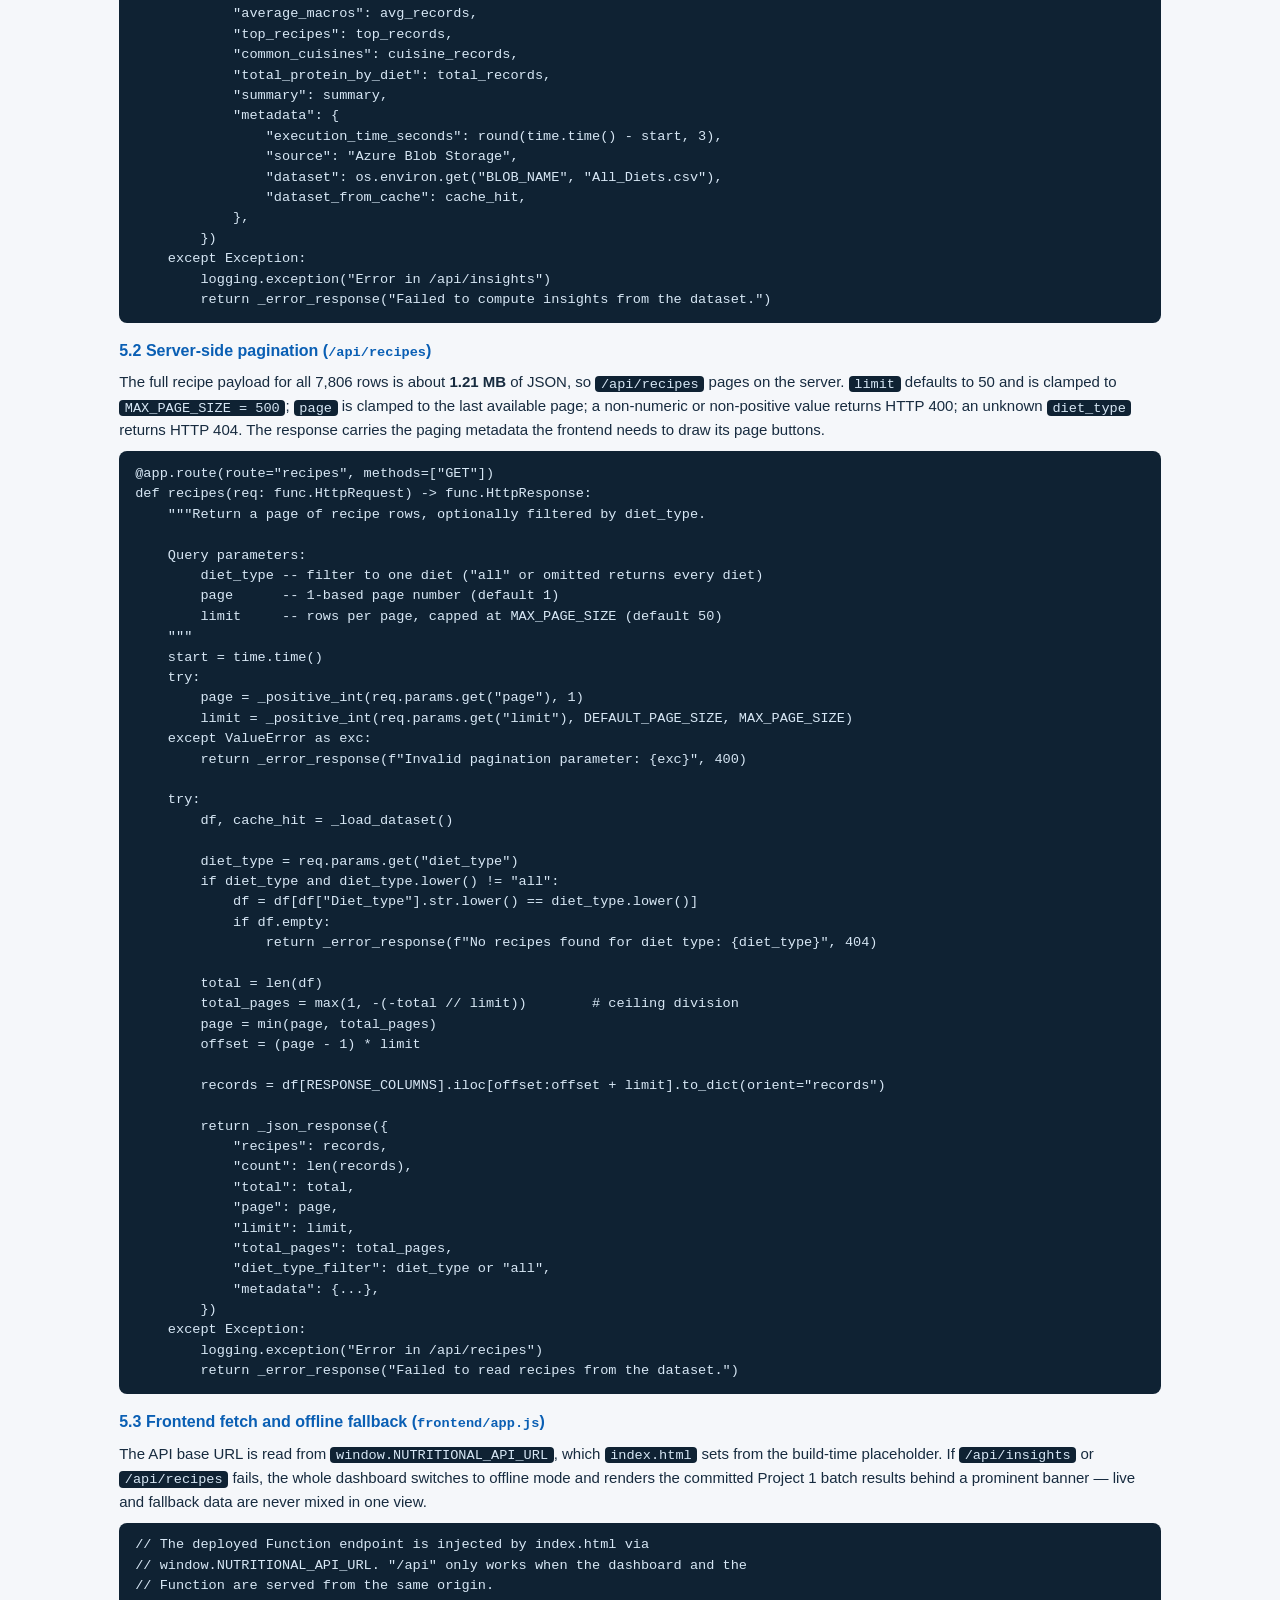
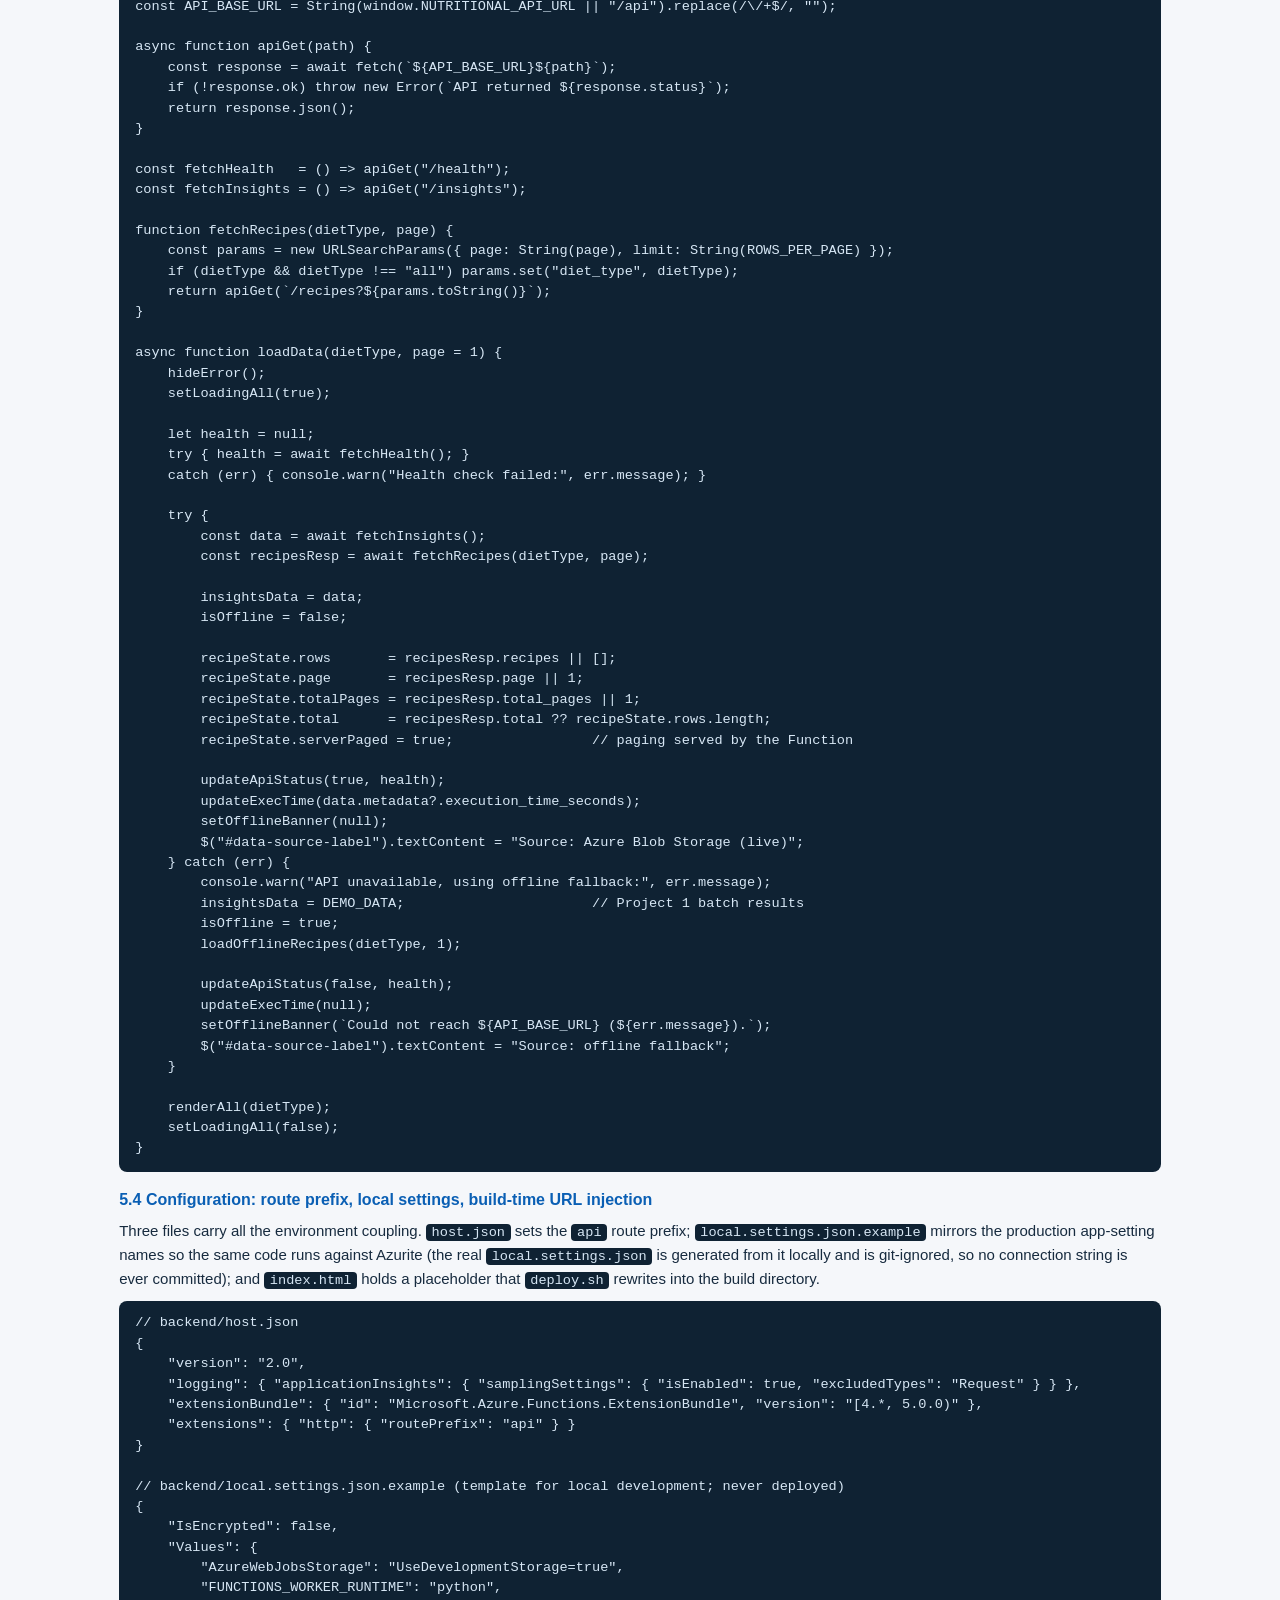
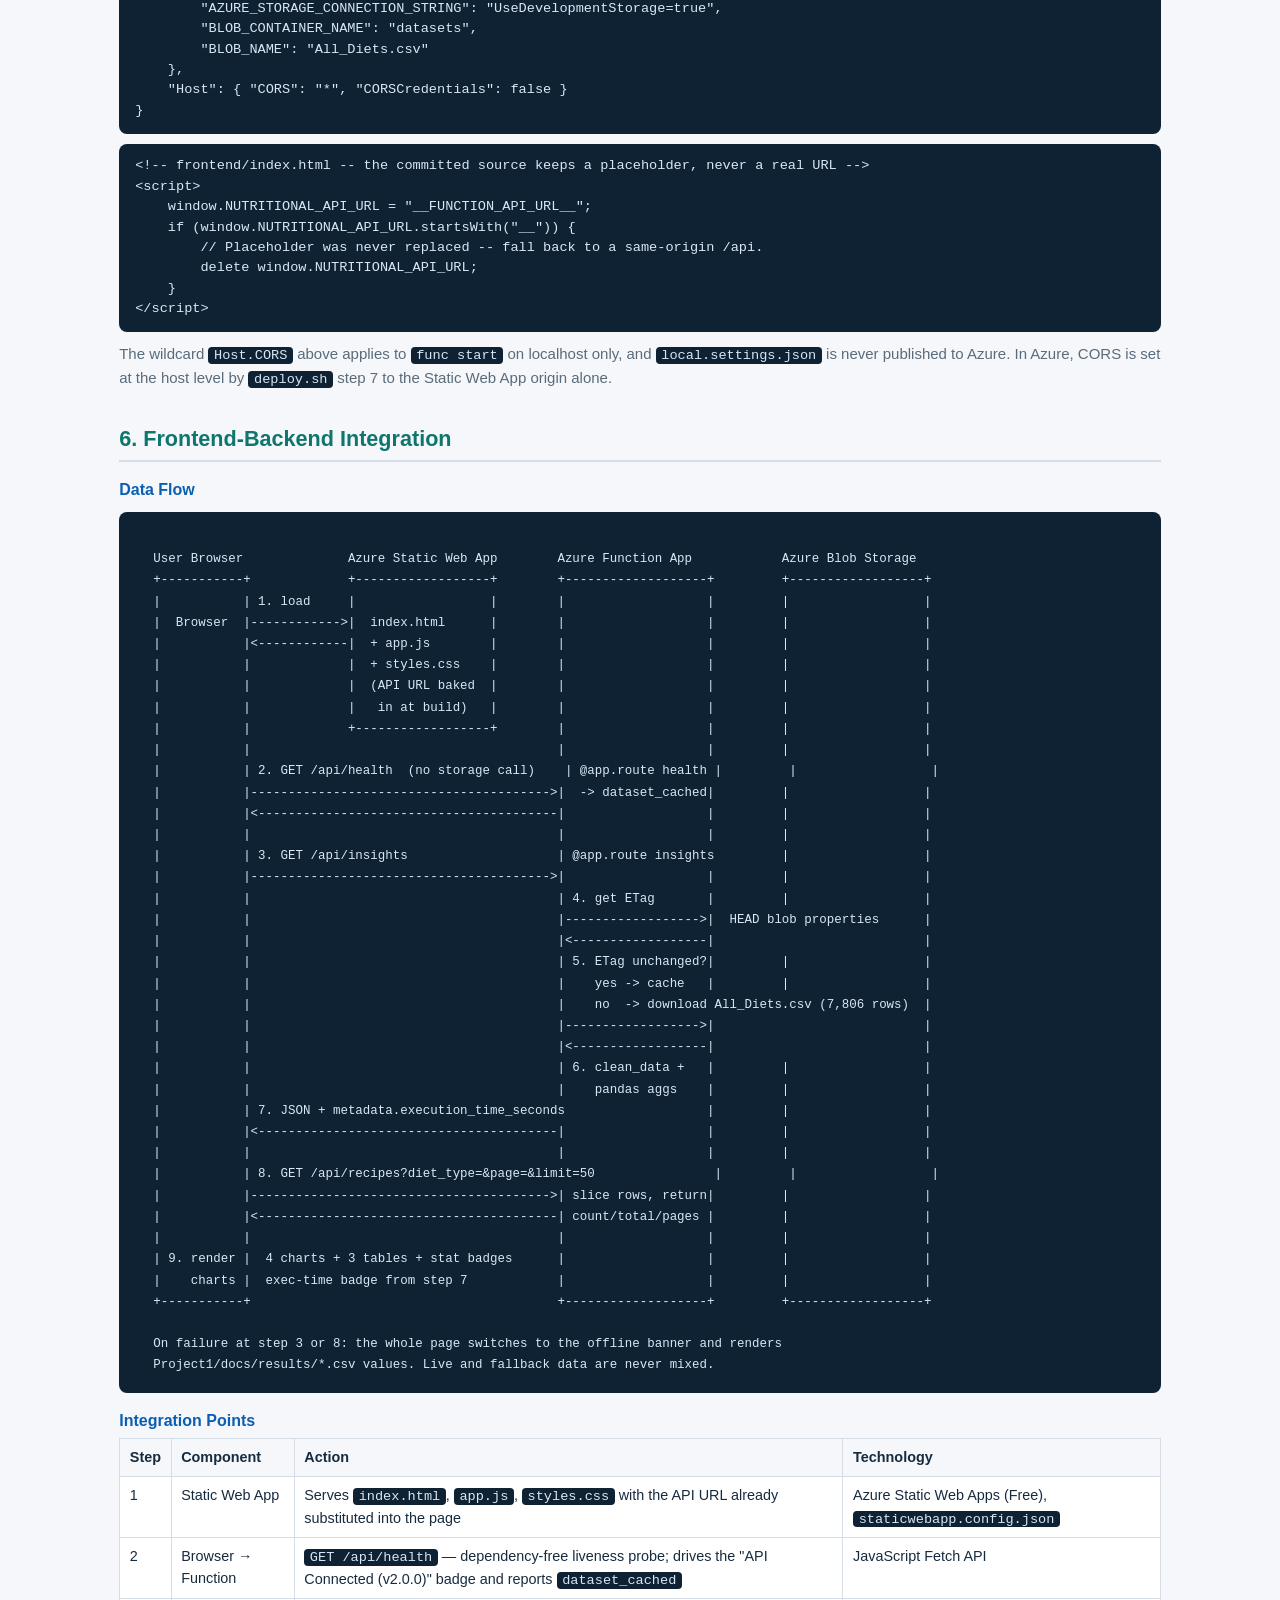
<file: stage3/docs/reports/project2-master-overview.html>
<!doctype html>
<html lang="en">
<head>
<meta charset="utf-8">
<meta name="viewport" content="width=device-width, initial-scale=1">
<title>Project 2 Master Overview</title>
<style>
:root{--bg:#f5f7fa;--card:#fff;--ink:#172b3f;--mute:#5a6b7b;--brand:#0f766e;--accent:#0a5fb4;--line:#d5dde6;--ok:#157347;--okbg:#e3f4ea;--warn:#8a5a00;--warnbg:#fff1cc;--bad:#a4262c;--badbg:#fde7e9;--code:#0f2233;--codeink:#d7e7f5}
@media (prefers-color-scheme:dark){:root{--bg:#0e1620;--card:#15212e;--ink:#e6eef6;--mute:#9db0c2;--brand:#34d1c0;--accent:#6cb6ff;--line:#27384a;--ok:#6fd49a;--okbg:#12301f;--warn:#ffd98a;--warnbg:#3a2e10;--bad:#ff9aa0;--badbg:#3b1519;--code:#0a1118;--codeink:#cfe3f5}}
*{box-sizing:border-box}
body{margin:0;background:var(--bg);color:var(--ink);font:15px/1.55 "Segoe UI",Arial,sans-serif}
main{max-width:1080px;margin:0 auto;padding:1.2rem}
header.hero{background:var(--card);border:1px solid var(--line);border-radius:14px;padding:1.4rem 1.6rem}
h1{margin:0 0 .3rem;font-size:1.9rem;color:var(--brand)}
h2{margin:2rem 0 .6rem;font-size:1.35rem;color:var(--brand);border-bottom:2px solid var(--line);padding-bottom:.25rem}
h3{margin:1rem 0 .3rem;font-size:1rem;color:var(--accent)}
p{margin:.4rem 0}
.sub{color:var(--mute)}
.cards{display:grid;gap:.8rem;grid-template-columns:repeat(auto-fit,minmax(200px,1fr));margin-top:1rem}
.card{background:var(--bg);border:1px solid var(--line);border-radius:10px;padding:.7rem .9rem}
.card b{display:block;font-size:1.5rem;color:var(--brand)}
.scroll{overflow-x:auto}
table{border-collapse:collapse;width:100%;background:var(--card);font-size:.9rem}
th,td{border:1px solid var(--line);padding:.45rem .6rem;text-align:left;vertical-align:top}
th{background:var(--bg)}
.pill{display:inline-block;font-size:.72rem;font-weight:600;padding:.05rem .55rem;border-radius:999px;white-space:nowrap}
.ok{background:var(--okbg);color:var(--ok)}
.warn{background:var(--warnbg);color:var(--warn)}
.bad{background:var(--badbg);color:var(--bad)}
.find{border-left:4px solid var(--ok);background:var(--card);border-radius:0 10px 10px 0;padding:.8rem 1rem;margin:1rem 0}
.find.ok{border-left-color:var(--ok)}
.find.warn{border-left-color:var(--warn)}
.find.bad{border-left-color:var(--bad)}
.find h4{margin:0 0 .4rem;font-size:.95rem}
pre{background:var(--code);color:var(--codeink);border-radius:8px;padding:.8rem 1rem;overflow-x:auto;font-size:.82rem;line-height:1.5;margin:.6rem 0}
code{font-family:"Cascadia Code",Consolas,"Courier New",monospace;font-size:.85rem}
p code,li code,td code{background:var(--code);color:var(--codeink);padding:.05rem .35rem;border-radius:4px}
a{color:var(--accent);text-decoration:none}
a:hover{text-decoration:underline}
.diagram-box{background:var(--code);color:var(--codeink);border-radius:8px;padding:1rem 1.2rem;overflow-x:auto;font-family:"Cascadia Code",Consolas,"Courier New",monospace;font-size:.78rem;line-height:1.7;white-space:pre;margin:.6rem 0}
.chart-section{background:var(--card);border:1px solid var(--line);border-radius:12px;padding:1rem 1.2rem;margin:1rem 0}
.chart-section h3{margin-top:.2rem}
.chart-grid{display:grid;gap:1rem;grid-template-columns:repeat(auto-fit,minmax(460px,1fr));margin-top:1rem}
svg text{font-family:"Segoe UI",Arial,sans-serif}
.transition-table{margin:1rem 0}
footer{text-align:center;color:var(--mute);font-size:.78rem;margin-top:2rem;padding:1rem}

/* ---- print / PDF export -------------------------------------------------
   Keeps the on-screen palette in the exported PDF (Chrome: "Background
   graphics"), pins the light theme so a dark-mode OS does not invert the
   export, and stops figures, code blocks and table rows splitting across
   pages. Export with:
     chrome --headless --disable-gpu --no-pdf-header-footer \
            --print-to-pdf=project2-master-overview.pdf \
            project2-master-overview.html
--------------------------------------------------------------------------- */
@media print{
  :root{--bg:#f5f7fa;--card:#fff;--ink:#172b3f;--mute:#5a6b7b;--brand:#0f766e;--accent:#0a5fb4;--line:#d5dde6;--ok:#157347;--okbg:#e3f4ea;--warn:#8a5a00;--warnbg:#fff1cc;--bad:#a4262c;--badbg:#fde7e9;--code:#0f2233;--codeink:#d7e7f5}
  *{-webkit-print-color-adjust:exact;print-color-adjust:exact}
  @page{margin:12mm}
  body{background:#fff}
  main{max-width:none;padding:0}
  h2{break-before:page;break-after:avoid}
  h2:first-of-type{break-before:auto}
  h3,h4{break-after:avoid}
  pre,figure,.fig,.find,tr{break-inside:avoid}
  a{color:var(--accent);text-decoration:none}
}
</style>
</head>
<body>
<main>

<!-- ─────────────────── HERO ─────────────────── -->
<header class="hero">
  <h1>Project 2 &mdash; Cloud Dashboard Development</h1>
  <p class="sub">CPSY 300 &bull; Phase 2: Deploy to Azure Cloud &amp; Build Web Dashboard</p>
  <p class="sub">Team: <strong>Yuandong Yang</strong>, <strong>Ethan Bayarsaikhan</strong>, <strong>Justin Norman-Rance</strong></p>
  <p class="sub">Reviewed: <strong>2026-10-20</strong> &bull; Repository: <a href="https://github.com/YUANDONG-YANG/cloud-computing">github.com/YUANDONG-YANG/cloud-computing</a></p>
  <div class="cards">
    <div class="card"><b>100</b>marks: 6 categories (Deployment 20, Frontend 20, Viz 20, Integration 20, Cloud 10, Docs 10)</div>
    <div class="card"><b>7,806</b>recipes across 5 diet types from All_Diets.csv</div>
    <div class="card"><b>4</b>visualizations: grouped bar, doughnut, heatmap, scatter</div>
    <div class="card"><b>Deployed</b>Live on Azure (canadacentral) on 2026-10-20; dashboard shows &ldquo;API Connected&rdquo;</div>
  </div>
  <div class="find ok" style="margin-bottom:0">
    <h4>Status of this report</h4>
    <p>The system was deployed to Azure on <strong>2026-10-20</strong> by running <code>Project2/deploy.sh</code>
    (region canadacentral). Function App: <a href="https://cpsy300-nutrition-api.azurewebsites.net/api/health">https://cpsy300-nutrition-api.azurewebsites.net</a>.
    Dashboard: <a href="https://salmon-ocean-0ce94150f.4.azurestaticapps.net">https://salmon-ocean-0ce94150f.4.azurestaticapps.net</a>. Evidence is in
    <a href="#evidence">section 7 (Deployment Evidence)</a>; every screenshot there was captured from the live resources
    and carries a date and time.</p>
  </div>
  </header>

<!-- ─────────────────── TABLE OF CONTENTS ─────────────────── -->
<h2 id="toc">Table of Contents</h2>
<ol>
  <li><a href="#phase-transition">Phase 1 to Phase 2 Transition</a></li>
  <li><a href="#architecture">Cloud Architecture</a></li>
  <li><a href="#cloud-setup">Cloud Setup &amp; Configuration</a></li>
  <li><a href="#dashboard">Dashboard Visualizations</a></li>
  <li><a href="#code">Key Code Sections</a></li>
  <li><a href="#integration">Frontend-Backend Integration</a></li>
  <li><a href="#rubric">Rubric &amp; Status</a></li>
  <li><a href="#challenges">Challenges &amp; Solutions</a></li>
  <li><a href="#team">Team Contributions</a></li>
</ol>

<!-- ─────────────────── 1. PHASE TRANSITION ─────────────────── -->
<h2 id="phase-transition">1. Phase 1 &rarr; Phase 2 Transition</h2>
<p>Phase 2 replaces each local emulation from Phase 1 with the Azure service it stands in for. The Phase 2 column
below describes what the committed code targets; the right-hand column states whether that target has actually
been created in Azure yet.</p>

<div class="scroll transition-table">
<table>
<thead>
<tr><th>Component</th><th>Phase 1 (Local)</th><th>Phase 2 (Cloud)</th><th>Live in Azure?</th></tr>
</thead>
<tbody>
<tr><td>Function execution</td><td>Localhost (<code>func start</code>, Azure Functions Core Tools)</td><td>Azure Functions, Python 3.11, v2 programming model (<code>backend/function_app.py</code>)</td><td><span class="pill ok">Deployed 2026-10-20</span></td></tr>
<tr><td>Blob storage</td><td>Azurite emulator (<code>UseDevelopmentStorage=true</code>)</td><td>Azure Blob Storage, private container <code>datasets</code></td><td><span class="pill ok">Deployed 2026-10-20</span></td></tr>
<tr><td>Dataset access</td><td>Local Azurite container</td><td>Private blob read with a connection string from app settings; no public blob access</td><td><span class="pill ok">Deployed 2026-10-20</span></td></tr>
<tr><td>Output</td><td>Local console / CSV files in <code>Project1/docs/results/</code></td><td>JSON from <code>/api/insights</code> and <code>/api/recipes</code>, rendered as charts in the browser</td><td><span class="pill warn">Code complete</span></td></tr>
<tr><td>Frontend</td><td>N/A</td><td>Azure Static Web App serving <code>frontend/index.html</code>, <code>app.js</code>, <code>styles.css</code></td><td><span class="pill ok">Deployed 2026-10-20</span></td></tr>
<tr><td>CI/CD</td><td>GitHub Actions: build, pytest, flake8, Docker + Azurite simulation</td><td>GitHub Actions runs lint and unit tests only (<code>project2-tests</code> job); Azure deployment is performed manually with <code>deploy.sh</code></td><td><span class="pill warn">CI only</span></td></tr>
<tr><td>Goal</td><td>Build and test locally</td><td>Deploy, visualize and interact in the cloud</td><td><span class="pill ok">Deployed 2026-10-20</span></td></tr>
</tbody>
</table>
</div>

<div class="find warn">
<h4>What the CI pipeline does and does not do</h4>
<p>CI is split into one workflow per phase. <code>.github/workflows/deploy.yml</code> runs the Phase 1
<code>local-simulation</code> job: it builds the Docker image, runs <code>pytest</code> and <code>flake8</code>,
and exercises the Azurite-based local simulation. <code>.github/workflows/project2-tests.yml</code> runs the
Phase 2 <code>project2-tests</code> job: on Python 3.11 it installs
<code>Project2/requirements-dev.txt</code>, runs <code>python -m pytest -q</code> against
<code>Project2/tests/</code> (<code>test_function_app.py</code>, <code>test_nutrition.py</code>,
<code>test_frontend_demo_data.py</code>), runs <code>flake8 .</code>, and syntax-checks the deployment script with
<code>bash -n deploy.sh</code>. <strong>Neither job deploys anything to Azure.</strong> There is no
<code>azure/functions-action</code> step, no <code>Azure/static-web-apps-deploy</code> step and no Azure
credentials or publish profile in the workflow. Deployment is a deliberate manual step so that no subscription
secrets are needed in CI.</p>
</div>

<!-- ─────────────────── 2. ARCHITECTURE ─────────────────── -->
<h2 id="architecture">2. Cloud Architecture</h2>
<p>The application is a three-service serverless design. The browser loads the dashboard from the Static Web App,
the dashboard calls the Function App over HTTPS, and the Function App reads the CSV from Blob Storage. Names,
regions and settings below are taken from <code>Project2/deploy.sh</code>.</p>

<div class="diagram-box">
                        +--------------------------------------------+
                        |              Azure Cloud                   |
                        |   Resource group:                          |
                        |   cpsy300-nutritional-insights-rg          |
                        |   Region: canadacentral (SWA: eastus2)     |
                        |                                            |
  +----------+          |   +------------------------------------+   |
  |          |  HTTPS   |   |   Azure Static Web App (Free)      |   |
  |  User /  |--------->|   |   cpsy300-nutrition-dashboard      |   |
  | Browser  |          |   |   region: eastus2                  |   |
  |          |<---------|   |   - index.html / app.js / styles   |   |
  +----------+          |   |   - Chart.js 4.4.1 + Tailwind CDN  |   |
                        |   +------------------+-----------------+   |
                        |                      |                     |
                        |   fetch(window.NUTRITIONAL_API_URL)        |
                        |   /health  /insights  /recipes             |
                        |                      |                     |
                        |   +------------------v-----------------+   |
                        |   |   Azure Function App (Consumption) |   |
                        |   |   cpsy300-nutrition-api            |   |
                        |   |   - Python 3.11, Functions v4      |   |
                        |   |   - v2 model: @app.route(...)      |   |
                        |   |   - pandas cleaning + aggregation  |   |
                        |   |   - ETag-keyed DataFrame cache     |   |
                        |   |   - CORS allowed origin = SWA only |   |
                        |   +------------------+-----------------+   |
                        |                      |                     |
                        |   BlobServiceClient.from_connection_string  |
                        |   (AZURE_STORAGE_CONNECTION_STRING)         |
                        |                      |                     |
                        |   +------------------v-----------------+   |
                        |   |   Azure Blob Storage (StorageV2)   |   |
                        |   |   cpsy300nutrition&lt;random-hex&gt;     |   |
                        |   |   - container: datasets (private)  |   |
                        |   |   - public blob access: disabled   |   |
                        |   |   - min TLS: 1.2                   |   |
                        |   |   - All_Diets.csv (7,806 rows)     |   |
                        |   +------------------------------------+   |
                        +--------------------------------------------+

  +-------------------+                         +-------------------------+
  |  GitHub Actions   |--> lint (flake8)        |  deploy.sh (manual run) |
  |  CI only          |--> unit tests (pytest)  |  --> creates all Azure  |
  |  NO Azure deploy  |                         |      resources above    |
  +-------------------+                         +-------------------------+
</div>

<h3>Architecture Components</h3>
<div class="cards">
  <div class="card"><b>Static Web App</b>Serves the dashboard as plain static files. Charts are drawn with Chart.js 4.4.1 plus a CSS-grid heatmap built in <code>app.js</code>. <code>staticwebapp.config.json</code> adds a navigation fallback and the <code>X-Content-Type-Options</code>, <code>X-Frame-Options</code> and <code>Referrer-Policy</code> headers.</div>
  <div class="card"><b>Function App</b>Three anonymous HTTP GET routes registered with the Azure Functions v2 decorator model. Reads the CSV from Blob Storage, cleans it with the shared <code>nutrition.py</code> module, and returns JSON. The cleaned DataFrame is cached by blob ETag.</div>
  <div class="card"><b>Blob Storage</b>A private <code>datasets</code> container holding <code>All_Diets.csv</code> (7,806 recipes). Public blob access is disabled and the minimum TLS version is 1.2. The connection string lives only in Function App settings.</div>
  <div class="card"><b>GitHub Actions</b>Continuous integration only: <code>pytest</code>, <code>flake8</code> and a <code>bash -n</code> syntax check of <code>deploy.sh</code>. No Azure deployment job and no subscription secrets. Azure resources are created by running <code>deploy.sh</code> manually.</div>
</div>

<!-- ─────────────────── 3. CLOUD SETUP ─────────────────── -->
<h2 id="cloud-setup">3. Cloud Setup &amp; Configuration</h2>
<p>Every command in this section is the one <code>deploy.sh</code> actually runs. The script is idempotent
(<code>set -euo pipefail</code>, re-running updates existing resources) and runs in seven numbered steps. It has
<strong>executed against the Azure for Students subscription on 2026-10-20</strong>.</p>

<h3>3.1 Resource Group &mdash; step 1 of 7</h3>
<div class="find ok">
<h4>Resource Group Configuration</h4>
<p>All resources live in one resource group, so the whole project can be tracked and deleted as a unit.</p>
<pre>RESOURCE_GROUP="cpsy300-nutritional-insights-rg"
LOCATION="canadacentral"
# Static Web Apps is only available in a handful of regions; canadacentral is not one.
SWA_LOCATION="eastus2"

az group create \
    --name "$RESOURCE_GROUP" \
    --location "$LOCATION" \
    --output none</pre>
</div>

<h3>3.2 Storage Account and dataset upload &mdash; step 2 of 7</h3>
<div class="find ok">
<h4>Azure Blob Storage Setup</h4>
<p>Storage account names are globally unique, so the script reuses an existing
<code>cpsy300nutrition*</code> account in the resource group when re-run and otherwise generates
<code>cpsy300nutrition$(openssl rand -hex 3)</code>. The container is <strong>private</strong>: public blob access
is disabled at the account level and TLS 1.2 is the floor.</p>
<pre>STORAGE_ACCOUNT="cpsy300nutrition$(openssl rand -hex 3)"   # e.g. cpsy300nutrition4f9a21
BLOB_CONTAINER="datasets"

az storage account create \
    --name "$STORAGE_ACCOUNT" \
    --resource-group "$RESOURCE_GROUP" \
    --location "$LOCATION" \
    --sku Standard_LRS \
    --kind StorageV2 \
    --min-tls-version TLS1_2 \
    --allow-blob-public-access false \
    --output none

CONN_STRING=$(az storage account show-connection-string \
    --name "$STORAGE_ACCOUNT" --resource-group "$RESOURCE_GROUP" \
    --query connectionString --output tsv)

az storage container create \
    --name "$BLOB_CONTAINER" \
    --connection-string "$CONN_STRING" \
    --output none

az storage blob upload \
    --container-name "$BLOB_CONTAINER" \
    --file "../Project1/data/All_Diets.csv" \
    --name "All_Diets.csv" \
    --connection-string "$CONN_STRING" \
    --overwrite \
    --output none</pre>
<p><strong>Secret handling:</strong> <code>$CONN_STRING</code> is never echoed. It is passed straight into the
Function App settings, and the summary at the end of the script prints only the
<code>az functionapp config appsettings list</code> command needed to retrieve it later.</p>
</div>

<h3>3.3 Function App &mdash; steps 3 and 4 of 7</h3>
<div class="find ok">
<h4>Azure Function App Deployment</h4>
<p>A Linux Consumption-plan Function App on Python 3.11 and Functions runtime v4. The code is published with
<code>func azure functionapp publish</code> from the <code>backend/</code> directory, which is where
<code>host.json</code>, <code>requirements.txt</code> and <code>function_app.py</code> live.</p>
<pre>FUNCTION_APP_NAME="cpsy300-nutrition-api"
PYTHON_VERSION="3.11"

az functionapp create \
    --name "$FUNCTION_APP_NAME" \
    --resource-group "$RESOURCE_GROUP" \
    --storage-account "$STORAGE_ACCOUNT" \
    --consumption-plan-location "$LOCATION" \
    --runtime python \
    --runtime-version "$PYTHON_VERSION" \
    --functions-version 4 \
    --os-type Linux \
    --output none

az functionapp config appsettings set \
    --name "$FUNCTION_APP_NAME" \
    --resource-group "$RESOURCE_GROUP" \
    --settings \
        "AZURE_STORAGE_CONNECTION_STRING=$CONN_STRING" \
        "BLOB_CONTAINER_NAME=$BLOB_CONTAINER" \
        "BLOB_NAME=All_Diets.csv" \
    --output none

(cd backend &amp;&amp; func azure functionapp publish "$FUNCTION_APP_NAME")</pre>
</div>

<h3>3.4 Static Web App and frontend build &mdash; steps 5 and 6 of 7</h3>
<div class="find ok">
<h4>Azure Static Web App Deployment</h4>
<p>The Static Web App is created <strong>unlinked</strong> from GitHub, so no repository token or OAuth grant is
required. The frontend is then built into a throwaway <code>build/</code> directory with the live API URL
substituted in, and uploaded with the Static Web Apps CLI using a deployment token read from Azure. If
<code>swa</code> is not installed the script prints the exact command to run manually instead of failing silently.</p>
<pre>STATIC_WEB_APP_NAME="cpsy300-nutrition-dashboard"

az staticwebapp create \
    --name "$STATIC_WEB_APP_NAME" \
    --resource-group "$RESOURCE_GROUP" \
    --location "$SWA_LOCATION" \
    --sku Free \
    --output none

SWA_HOSTNAME=$(az staticwebapp show --name "$STATIC_WEB_APP_NAME" \
    --resource-group "$RESOURCE_GROUP" --query defaultHostname --output tsv)
DASHBOARD_URL="https://${SWA_HOSTNAME}"

# Build into a separate directory so the committed sources keep their
# placeholder and the repository stays clean.
rm -rf build
cp -r frontend build
cp staticwebapp.config.json build/ 2>/dev/null || true
sed -i "s#__FUNCTION_API_URL__#${FUNCTION_URL}/api#" build/index.html
grep -q "${FUNCTION_URL}/api" build/index.html \
    || { echo "ERROR: failed to inject the API URL into index.html" &gt;&amp;2; exit 1; }

SWA_TOKEN=$(az staticwebapp secrets list --name "$STATIC_WEB_APP_NAME" \
    --resource-group "$RESOURCE_GROUP" --query properties.apiKey --output tsv)
swa deploy build --deployment-token "$SWA_TOKEN" --env production</pre>
</div>

<h3>3.5 CORS scoping and smoke test &mdash; step 7 of 7</h3>
<div class="find ok">
<h4>CORS is scoped to exactly one origin</h4>
<p>Step 7 first removes any <code>*</code> wildcard left behind by an earlier run, then allows only the Static Web
App origin. It finishes by calling all three endpoints with <code>curl -fsS --max-time 180</code>, which both
verifies the deployment and absorbs the cold start.</p>
<pre>az functionapp cors remove \
    --name "$FUNCTION_APP_NAME" --resource-group "$RESOURCE_GROUP" \
    --allowed-origins "*" --output none 2>/dev/null || true

az functionapp cors add \
    --name "$FUNCTION_APP_NAME" --resource-group "$RESOURCE_GROUP" \
    --allowed-origins "$DASHBOARD_URL" --output none

for endpoint in health "insights" "recipes?page=1&amp;limit=5"; do
    curl -fsS --max-time 180 "$FUNCTION_URL/api/$endpoint" &gt;/dev/null &amp;&amp; echo OK || echo FAILED
done</pre>
</div>

<h3>3.6 Environment &amp; Configuration</h3>
<p>These are the exact app-setting names read by <code>backend/function_app.py</code>. Local development uses the
same names in <code>backend/local.settings.json</code>, which is why no code changes are needed between Azurite and
Azure.</p>
<div class="scroll">
<table>
<thead><tr><th>Setting</th><th>Value</th><th>Purpose</th></tr></thead>
<tbody>
<tr><td><code>AZURE_STORAGE_CONNECTION_STRING</code></td><td>Connection string for <code>cpsy300nutrition&lt;hex&gt;</code></td><td>Primary credential used by <code>BlobServiceClient</code>. Set by <code>deploy.sh</code>; never committed.</td></tr>
<tr><td><code>BLOB_CONTAINER_NAME</code></td><td><code>datasets</code></td><td>Private container holding the dataset. Code default is also <code>datasets</code>.</td></tr>
<tr><td><code>BLOB_NAME</code></td><td><code>All_Diets.csv</code></td><td>Blob to read, and the value reported in <code>metadata.dataset</code>.</td></tr>
<tr><td><code>AzureWebJobsStorage</code></td><td>Created by <code>az functionapp create</code></td><td>Required by the Functions host. Used as a fallback by <code>_get_connection_string()</code> if the explicit setting is absent; locally it is <code>UseDevelopmentStorage=true</code> via <code>local.settings.json</code>.</td></tr>
<tr><td><code>FUNCTIONS_WORKER_RUNTIME</code></td><td><code>python</code></td><td>Worker language. Runtime version 3.11, Functions version 4.</td></tr>
<tr><td>Host CORS allowed origin</td><td>The Static Web App origin, e.g. <code>https://cpsy300-nutrition-dashboard.&lt;id&gt;.azurestaticapps.net</code></td><td>Set in step 7. The wildcard is explicitly removed first.</td></tr>
<tr><td><code>host.json</code> &rarr; <code>extensions.http.routePrefix</code></td><td><code>api</code></td><td>Why the routes resolve as <code>/api/health</code>, <code>/api/insights</code>, <code>/api/recipes</code>.</td></tr>
<tr><td><code>__FUNCTION_API_URL__</code> (build placeholder)</td><td>Replaced at build time with <code>&lt;function-url&gt;/api</code></td><td>Keeps the committed <code>index.html</code> free of environment-specific URLs.</td></tr>
</tbody>
</table>
</div>

<!-- ─────────────────── 4. DASHBOARD VISUALIZATIONS ─────────────────── -->
<h2 id="dashboard">4. Dashboard Visualizations</h2>
<p>The dashboard renders four distinct visualizations from the <code>/api/insights</code> payload. The static SVGs
below reproduce them with the verified figures recomputed from <code>Project1/data/All_Diets.csv</code>
(7,806 recipes, 5 diet types), so the report and the dashboard show the same numbers. In the running dashboard the
bar, doughnut and scatter charts are Chart.js canvases and the heatmap is a CSS grid built in
<code>app.js</code>; all four re-render when the diet filter changes.</p>

<div class="chart-grid">

<!-- BAR CHART -->
<div class="chart-section">
<h3>4.1 Average Macronutrients by Diet Type (Grouped Bar Chart)</h3>
<p class="sub">Chart.js grouped bar chart of mean Protein, Carbs and Fat per diet type.</p>
<svg viewBox="0 0 520 320" xmlns="http://www.w3.org/2000/svg" style="width:100%;height:auto;max-width:520px">
  <!-- Background -->
  <rect width="520" height="320" rx="8" fill="var(--card)"/>
  <!-- Title -->
  <text x="260" y="22" text-anchor="middle" font-size="12" font-weight="600" fill="var(--ink)">Average Macronutrients by Diet Type (g)</text>
  <!-- Y axis labels -->
  <text x="38" y="58" text-anchor="end" font-size="9" fill="var(--mute)">260</text>
  <text x="38" y="108" text-anchor="end" font-size="9" fill="var(--mute)">195</text>
  <text x="38" y="158" text-anchor="end" font-size="9" fill="var(--mute)">130</text>
  <text x="38" y="208" text-anchor="end" font-size="9" fill="var(--mute)">65</text>
  <text x="38" y="258" text-anchor="end" font-size="9" fill="var(--mute)">0</text>
  <!-- Grid lines -->
  <line x1="44" y1="54" x2="510" y2="54" stroke="var(--line)" stroke-width="0.5"/>
  <line x1="44" y1="104" x2="510" y2="104" stroke="var(--line)" stroke-width="0.5"/>
  <line x1="44" y1="154" x2="510" y2="154" stroke="var(--line)" stroke-width="0.5"/>
  <line x1="44" y1="204" x2="510" y2="204" stroke="var(--line)" stroke-width="0.5"/>
  <line x1="44" y1="254" x2="510" y2="254" stroke="var(--line)" stroke-width="1"/>
  <!-- Axis -->
  <line x1="44" y1="254" x2="510" y2="254" stroke="var(--ink)" stroke-width="1"/>
  <line x1="44" y1="54" x2="44" y2="254" stroke="var(--ink)" stroke-width="1"/>

  <!-- Legend -->
  <rect x="160" y="280" width="10" height="10" rx="2" fill="#0f766e"/>
  <text x="174" y="289" font-size="9" fill="var(--ink)">Protein</text>
  <rect x="230" y="280" width="10" height="10" rx="2" fill="#0a5fb4"/>
  <text x="244" y="289" font-size="9" fill="var(--ink)">Carbs</text>
  <rect x="290" y="280" width="10" height="10" rx="2" fill="#b45309"/>
  <text x="304" y="289" font-size="9" fill="var(--ink)">Fat</text>

  <!-- DASH: P=69.28, C=160.54, F=101.15 (scale: 260g=200px, 0=254y, each g = 200/260 = 0.769px) -->
  <!-- Each diet group: 93px wide, bars 24px each with 5px gap, group starts at x offset -->
  <!-- Dash group: center at 93 -->
  <rect x="52" y="200.7" width="24" height="53.3" rx="3" fill="#0f766e"/>
  <rect x="79" y="130.6" width="24" height="123.4" rx="3" fill="#0a5fb4"/>
  <rect x="106" y="176.2" width="24" height="77.8" rx="3" fill="#b45309"/>
  <text x="86" y="270" text-anchor="middle" font-size="9" font-weight="600" fill="var(--ink)">Dash</text>
  <!-- Value labels -->
  <text x="64" y="197" text-anchor="middle" font-size="7" fill="var(--ink)">69.3</text>
  <text x="91" y="127" text-anchor="middle" font-size="7" fill="var(--ink)">160.5</text>
  <text x="118" y="173" text-anchor="middle" font-size="7" fill="var(--ink)">101.2</text>

  <!-- Keto: P=101.27, C=57.97, F=153.12 -->
  <rect x="145" y="176.1" width="24" height="77.9" rx="3" fill="#0f766e"/>
  <rect x="172" y="209.4" width="24" height="44.6" rx="3" fill="#0a5fb4"/>
  <rect x="199" y="136.2" width="24" height="117.8" rx="3" fill="#b45309"/>
  <text x="179" y="270" text-anchor="middle" font-size="9" font-weight="600" fill="var(--ink)">Keto</text>
  <text x="157" y="173" text-anchor="middle" font-size="7" fill="var(--ink)">101.3</text>
  <text x="184" y="206" text-anchor="middle" font-size="7" fill="var(--ink)">58.0</text>
  <text x="211" y="133" text-anchor="middle" font-size="7" fill="var(--ink)">153.1</text>

  <!-- Mediterranean: P=101.11, C=152.91, F=101.42 -->
  <rect x="238" y="176.2" width="24" height="77.8" rx="3" fill="#0f766e"/>
  <rect x="265" y="136.4" width="24" height="117.6" rx="3" fill="#0a5fb4"/>
  <rect x="292" y="176.0" width="24" height="78.0" rx="3" fill="#b45309"/>
  <text x="272" y="270" text-anchor="middle" font-size="9" font-weight="600" fill="var(--ink)">Med</text>
  <text x="250" y="173" text-anchor="middle" font-size="7" fill="var(--ink)">101.1</text>
  <text x="277" y="133" text-anchor="middle" font-size="7" fill="var(--ink)">152.9</text>
  <text x="304" y="173" text-anchor="middle" font-size="7" fill="var(--ink)">101.4</text>

  <!-- Paleo: P=88.67, C=129.55, F=135.67 -->
  <rect x="331" y="185.8" width="24" height="68.2" rx="3" fill="#0f766e"/>
  <rect x="358" y="154.4" width="24" height="99.6" rx="3" fill="#0a5fb4"/>
  <rect x="385" y="149.7" width="24" height="104.3" rx="3" fill="#b45309"/>
  <text x="365" y="270" text-anchor="middle" font-size="9" font-weight="600" fill="var(--ink)">Paleo</text>
  <text x="343" y="183" text-anchor="middle" font-size="7" fill="var(--ink)">88.7</text>
  <text x="370" y="151" text-anchor="middle" font-size="7" fill="var(--ink)">129.6</text>
  <text x="397" y="147" text-anchor="middle" font-size="7" fill="var(--ink)">135.7</text>

  <!-- Vegan: P=56.16, C=254.00, F=103.30 -->
  <rect x="424" y="210.8" width="24" height="43.2" rx="3" fill="#0f766e"/>
  <rect x="451" y="58.6" width="24" height="195.4" rx="3" fill="#0a5fb4"/>
  <rect x="478" y="174.6" width="24" height="79.4" rx="3" fill="#b45309"/>
  <text x="458" y="270" text-anchor="middle" font-size="9" font-weight="600" fill="var(--ink)">Vegan</text>
  <text x="436" y="208" text-anchor="middle" font-size="7" fill="var(--ink)">56.2</text>
  <text x="463" y="55" text-anchor="middle" font-size="7" fill="var(--ink)">254.0</text>
  <text x="490" y="171" text-anchor="middle" font-size="7" fill="var(--ink)">103.3</text>
</svg>
<p class="sub" style="margin-top:.5rem"><strong>Key insight:</strong> Vegan has by far the highest average carbs
(254.0 g) and the lowest average protein (56.2 g). Keto is the mirror image: the lowest carbs (58.0 g) and the
highest fat (153.1 g). Keto (101.27 g) and Mediterranean (101.11 g) are within 0.2 g of each other on mean
protein, so keto takes <code>highest_mean_protein_diet</code> by a very small margin.</p>
</div>

<!-- DOUGHNUT CHART -->
<div class="chart-section">
<h3>4.2 Recipe Distribution by Diet Type (Doughnut Chart)</h3>
<p class="sub">Chart.js doughnut of the 7,806 recipes across the 5 diet categories. Counts come from
<code>summary.diet_counts</code>; the tooltip shows the count and the percentage.</p>
<svg viewBox="0 0 520 320" xmlns="http://www.w3.org/2000/svg" style="width:100%;height:auto;max-width:520px">
  <rect width="520" height="320" rx="8" fill="var(--card)"/>
  <text x="260" y="22" text-anchor="middle" font-size="12" font-weight="600" fill="var(--ink)">Recipe Distribution by Diet Type (n=7,806)</text>

  <!-- Doughnut: centre 200,175, outer r=105, inner r=55 -->
  <!-- Verified counts: dash 1745 (22.4%), keto 1512 (19.4%), mediterranean 1753 (22.5%), paleo 1274 (16.3%), vegan 1522 (19.5%) -->

  <!-- Dash: 0 to 80.5 deg -->
  <path d="M200,175 L305.0,175.0 A105,105 0 0,1 217.4,278.6 Z" fill="#3b82f6"/>
  <!-- Keto: 80.5 to 150.2 deg -->
  <path d="M200,175 L217.4,278.6 A105,105 0 0,1 108.9,227.2 Z" fill="#ec4899"/>
  <!-- Mediterranean: 150.2 to 231.0 deg -->
  <path d="M200,175 L108.9,227.2 A105,105 0 0,1 134.0,93.3 Z" fill="#10b981"/>
  <!-- Paleo: 231.0 to 289.8 deg -->
  <path d="M200,175 L134.0,93.3 A105,105 0 0,1 235.6,76.2 Z" fill="#f59e0b"/>
  <!-- Vegan: 289.8 to 360 deg -->
  <path d="M200,175 L235.6,76.2 A105,105 0 0,1 305.0,175.0 Z" fill="#8b5cf6"/>
  <!-- Doughnut hole -->
  <circle cx="200" cy="175" r="55" fill="var(--card)"/>
  <text x="200" y="170" text-anchor="middle" font-size="18" font-weight="bold" fill="var(--ink)">7,806</text>
  <text x="200" y="186" text-anchor="middle" font-size="9" fill="var(--mute)">recipes</text>

  <!-- Legend -->
  <rect x="340" y="70" width="12" height="12" rx="2" fill="#10b981"/>
  <text x="358" y="81" font-size="10" fill="var(--ink)">Mediterranean &mdash; 1,753 (22.5%)</text>
  <rect x="340" y="92" width="12" height="12" rx="2" fill="#3b82f6"/>
  <text x="358" y="103" font-size="10" fill="var(--ink)">Dash &mdash; 1,745 (22.4%)</text>
  <rect x="340" y="114" width="12" height="12" rx="2" fill="#8b5cf6"/>
  <text x="358" y="125" font-size="10" fill="var(--ink)">Vegan &mdash; 1,522 (19.5%)</text>
  <rect x="340" y="136" width="12" height="12" rx="2" fill="#ec4899"/>
  <text x="358" y="147" font-size="10" fill="var(--ink)">Keto &mdash; 1,512 (19.4%)</text>
  <rect x="340" y="158" width="12" height="12" rx="2" fill="#f59e0b"/>
  <text x="358" y="169" font-size="10" fill="var(--ink)">Paleo &mdash; 1,274 (16.3%)</text>
  <text x="340" y="196" font-size="8" fill="var(--mute)">Legend ordered by count; the chart itself</text>
  <text x="340" y="207" font-size="8" fill="var(--mute)">orders slices alphabetically, as app.js does.</text>

  <!-- Percentage labels on the ring -->
  <text x="259.5" y="228.4" text-anchor="middle" font-size="10" font-weight="bold" fill="#fff">22.4%</text>
  <text x="166.6" y="248.5" text-anchor="middle" font-size="10" font-weight="bold" fill="#fff">19.4%</text>
  <text x="123.3" y="163.6" text-anchor="middle" font-size="10" font-weight="bold" fill="#fff">22.5%</text>
  <text x="187.0" y="101.1" text-anchor="middle" font-size="10" font-weight="bold" fill="#fff">16.3%</text>
  <text x="263.8" y="133.2" text-anchor="middle" font-size="10" font-weight="bold" fill="#fff">19.5%</text>
</svg>
<p class="sub" style="margin-top:.5rem"><strong>Key insight:</strong> Mediterranean has the largest share at
<strong>22.5%</strong> (1,753 recipes) and paleo the smallest at <strong>16.3%</strong> (1,274). Mediterranean and
dash are nearly tied (1,753 vs 1,745), as are vegan and keto (1,522 vs 1,512). The dataset is therefore close to
balanced: the gap between the largest and smallest category is only 6.1 percentage points, so no diet dominates
the aggregate statistics.</p>
</div>

<!-- HEATMAP -->
<div class="chart-section">
<h3>4.3 Macronutrient Intensity Heatmap</h3>
<p class="sub">The dashboard heatmap is a CSS grid of average macro values: diets across the columns, Protein /
Carbs / Fat down the rows. Cell colour runs blue (lowest) &rarr; amber &rarr; red (highest) over the observed range,
exactly as <code>renderHeatmap()</code> computes it.</p>
<svg viewBox="0 0 520 320" xmlns="http://www.w3.org/2000/svg" style="width:100%;height:auto;max-width:520px">
  <rect width="520" height="320" rx="8" fill="var(--card)"/>
  <text x="260" y="22" text-anchor="middle" font-size="12" font-weight="600" fill="var(--ink)">Average Macronutrients by Diet (g per recipe)</text>

  <!-- Column headers -->
  <text x="133" y="52" text-anchor="middle" font-size="10" font-weight="600" fill="var(--ink)">Dash</text>
  <text x="217" y="52" text-anchor="middle" font-size="10" font-weight="600" fill="var(--ink)">Keto</text>
  <text x="301" y="52" text-anchor="middle" font-size="10" font-weight="600" fill="var(--ink)">Med</text>
  <text x="385" y="52" text-anchor="middle" font-size="10" font-weight="600" fill="var(--ink)">Paleo</text>
  <text x="469" y="52" text-anchor="middle" font-size="10" font-weight="600" fill="var(--ink)">Vegan</text>

  <!-- Row labels -->
  <text x="86" y="96" text-anchor="end" font-size="10" font-weight="600" fill="var(--ink)">Protein</text>
  <text x="86" y="162" text-anchor="end" font-size="10" font-weight="600" fill="var(--ink)">Carbs</text>
  <text x="86" y="228" text-anchor="end" font-size="10" font-weight="600" fill="var(--ink)">Fat</text>

  <!-- Protein row -->
  <rect x="94" y="62" width="78" height="56" rx="6" fill="rgb(84,134,215)"/>
  <text x="133" y="96" text-anchor="middle" font-size="13" font-weight="bold" fill="#1e293b">69.3</text>
  <rect x="178" y="62" width="78" height="56" rx="6" fill="rgb(144,143,139)"/>
  <text x="217" y="96" text-anchor="middle" font-size="13" font-weight="bold" fill="#1e293b">101.3</text>
  <rect x="262" y="62" width="78" height="56" rx="6" fill="rgb(144,143,139)"/>
  <text x="301" y="96" text-anchor="middle" font-size="13" font-weight="bold" fill="#1e293b">101.1</text>
  <rect x="346" y="62" width="78" height="56" rx="6" fill="rgb(120,139,169)"/>
  <text x="385" y="96" text-anchor="middle" font-size="13" font-weight="bold" fill="#1e293b">88.7</text>
  <rect x="430" y="62" width="78" height="56" rx="6" fill="rgb(59,130,246)"/>
  <text x="469" y="96" text-anchor="middle" font-size="13" font-weight="bold" fill="#1e293b">56.2</text>

  <!-- Carbs row -->
  <rect x="94" y="128" width="78" height="56" rx="6" fill="rgb(245,153,14)"/>
  <text x="133" y="162" text-anchor="middle" font-size="13" font-weight="bold" fill="#1e293b">160.5</text>
  <rect x="178" y="128" width="78" height="56" rx="6" fill="rgb(62,131,242)"/>
  <text x="217" y="162" text-anchor="middle" font-size="13" font-weight="bold" fill="#1e293b">58.0</text>
  <rect x="262" y="128" width="78" height="56" rx="6" fill="rgb(241,157,16)"/>
  <text x="301" y="162" text-anchor="middle" font-size="13" font-weight="bold" fill="#1e293b">152.9</text>
  <rect x="346" y="128" width="78" height="56" rx="6" fill="rgb(197,151,72)"/>
  <text x="385" y="162" text-anchor="middle" font-size="13" font-weight="bold" fill="#1e293b">129.6</text>
  <rect x="430" y="128" width="78" height="56" rx="6" fill="rgb(239,68,68)"/>
  <text x="469" y="162" text-anchor="middle" font-size="13" font-weight="bold" fill="#ffffff">254.0</text>

  <!-- Fat row -->
  <rect x="94" y="194" width="78" height="56" rx="6" fill="rgb(144,143,139)"/>
  <text x="133" y="228" text-anchor="middle" font-size="13" font-weight="bold" fill="#1e293b">101.2</text>
  <rect x="178" y="194" width="78" height="56" rx="6" fill="rgb(241,157,16)"/>
  <text x="217" y="228" text-anchor="middle" font-size="13" font-weight="bold" fill="#1e293b">153.1</text>
  <rect x="262" y="194" width="78" height="56" rx="6" fill="rgb(144,143,138)"/>
  <text x="301" y="228" text-anchor="middle" font-size="13" font-weight="bold" fill="#1e293b">101.4</text>
  <rect x="346" y="194" width="78" height="56" rx="6" fill="rgb(209,153,57)"/>
  <text x="385" y="228" text-anchor="middle" font-size="13" font-weight="bold" fill="#1e293b">135.7</text>
  <rect x="430" y="194" width="78" height="56" rx="6" fill="rgb(148,143,134)"/>
  <text x="469" y="228" text-anchor="middle" font-size="13" font-weight="bold" fill="#1e293b">103.3</text>

  <!-- Colour scale legend -->
  <defs>
    <linearGradient id="heatScale" x1="0" y1="0" x2="1" y2="0">
      <stop offset="0%" stop-color="rgb(59,130,246)"/>
      <stop offset="50%" stop-color="rgb(245,158,11)"/>
      <stop offset="100%" stop-color="rgb(239,68,68)"/>
    </linearGradient>
  </defs>
  <text x="188" y="283" text-anchor="end" font-size="9" fill="var(--mute)">56 g</text>
  <rect x="196" y="274" width="128" height="10" rx="5" fill="url(#heatScale)"/>
  <text x="332" y="283" font-size="9" fill="var(--mute)">254 g</text>
</svg>
<p class="sub" style="margin-top:.5rem"><strong>Key insight:</strong> The single hottest cell in the grid is vegan
carbs (254.0 g) and the coldest is vegan protein (56.2 g), so the vegan column is the most extreme in both
directions. Keto and paleo are the only diets whose average fat exceeds their average carbs (153.1 g vs 58.0 g for keto, 135.7 g vs 129.6 g for paleo).
<br><strong>Related statistic:</strong> computed across all 7,806 individual recipes, the three macros are all
<em>positively</em> correlated &mdash; Protein&ndash;Fat <strong>+0.478</strong>, Carbs&ndash;Fat
<strong>+0.269</strong>, Protein&ndash;Carbs <strong>+0.156</strong>. Larger recipes simply contain more of
everything; the low-carb/high-fat trade-off shows up between <em>diet means</em>, not between individual recipes.</p>
</div>

<!-- SCATTER PLOT -->
<div class="chart-section">
<h3>4.4 Protein vs Carbs Scatter Plot</h3>
<p class="sub">Chart.js scatter plot. Each point is one diet type's average carbs (x) against average protein (y),
one dataset per diet so the legend can toggle them.</p>
<svg viewBox="0 0 520 320" xmlns="http://www.w3.org/2000/svg" style="width:100%;height:auto;max-width:520px">
  <rect width="520" height="320" rx="8" fill="var(--card)"/>
  <text x="260" y="22" text-anchor="middle" font-size="12" font-weight="600" fill="var(--ink)">Protein vs Carbohydrates by Diet Type</text>

  <!-- Axes -->
  <line x1="70" y1="270" x2="490" y2="270" stroke="var(--ink)" stroke-width="1"/>
  <line x1="70" y1="40" x2="70" y2="270" stroke="var(--ink)" stroke-width="1"/>

  <!-- X axis: Carbs 0-280, range 420px => 1g = 1.5px, starts at x=70 -->
  <!-- Y axis: Protein 0-120, range 230px => 1g = 1.917px, starts at y=270 (bottom) -->

  <!-- X axis labels -->
  <text x="70" y="288" text-anchor="middle" font-size="9" fill="var(--mute)">0</text>
  <text x="175" y="288" text-anchor="middle" font-size="9" fill="var(--mute)">70</text>
  <text x="280" y="288" text-anchor="middle" font-size="9" fill="var(--mute)">140</text>
  <text x="385" y="288" text-anchor="middle" font-size="9" fill="var(--mute)">210</text>
  <text x="490" y="288" text-anchor="middle" font-size="9" fill="var(--mute)">280</text>
  <text x="280" y="305" text-anchor="middle" font-size="10" font-weight="600" fill="var(--ink)">Carbohydrates (g)</text>

  <!-- Y axis labels -->
  <text x="60" y="272" text-anchor="end" font-size="9" fill="var(--mute)">0</text>
  <text x="60" y="214" text-anchor="end" font-size="9" fill="var(--mute)">30</text>
  <text x="60" y="156" text-anchor="end" font-size="9" fill="var(--mute)">60</text>
  <text x="60" y="98" text-anchor="end" font-size="9" fill="var(--mute)">90</text>
  <text x="60" y="40" text-anchor="end" font-size="9" fill="var(--mute)">120</text>
  <text x="20" y="155" text-anchor="middle" font-size="10" font-weight="600" fill="var(--ink)" transform="rotate(-90 20 155)">Protein (g)</text>

  <!-- Grid -->
  <line x1="70" y1="212" x2="490" y2="212" stroke="var(--line)" stroke-width="0.5" stroke-dasharray="4"/>
  <line x1="70" y1="155" x2="490" y2="155" stroke="var(--line)" stroke-width="0.5" stroke-dasharray="4"/>
  <line x1="70" y1="97" x2="490" y2="97" stroke="var(--line)" stroke-width="0.5" stroke-dasharray="4"/>
  <line x1="175" y1="40" x2="175" y2="270" stroke="var(--line)" stroke-width="0.5" stroke-dasharray="4"/>
  <line x1="280" y1="40" x2="280" y2="270" stroke="var(--line)" stroke-width="0.5" stroke-dasharray="4"/>
  <line x1="385" y1="40" x2="385" y2="270" stroke="var(--line)" stroke-width="0.5" stroke-dasharray="4"/>

  <!-- Data points -->
  <!-- Dash: C=160.54 x=70+160.54*1.5=310.8, P=69.28 y=270-69.28*1.917=137.2 -->
  <circle cx="310.8" cy="137.2" r="10" fill="#3b82f6" opacity="0.85"/>
  <text x="310.8" y="126" text-anchor="middle" font-size="9" font-weight="600" fill="#3b82f6">Dash</text>

  <!-- Keto: C=57.97 x=70+57.97*1.5=157.0, P=101.27 y=270-101.27*1.917=75.8 -->
  <circle cx="157.0" cy="75.8" r="10" fill="#ec4899" opacity="0.85"/>
  <text x="157.0" y="64" text-anchor="middle" font-size="9" font-weight="600" fill="#ec4899">Keto</text>

  <!-- Med: C=152.91 x=70+152.91*1.5=299.4, P=101.11 y=270-101.11*1.917=76.1 -->
  <circle cx="299.4" cy="76.1" r="10" fill="#10b981" opacity="0.85"/>
  <text x="299.4" y="64" text-anchor="middle" font-size="9" font-weight="600" fill="#10b981">Med</text>

  <!-- Paleo: C=129.55 x=70+129.55*1.5=264.3, P=88.67 y=270-88.67*1.917=100.0 -->
  <circle cx="264.3" cy="100.0" r="10" fill="#f59e0b" opacity="0.85"/>
  <text x="264.3" y="89" text-anchor="middle" font-size="9" font-weight="600" fill="#f59e0b">Paleo</text>

  <!-- Vegan: C=254.00 x=70+254*1.5=451, P=56.16 y=270-56.16*1.917=162.3 -->
  <circle cx="451" cy="162.3" r="10" fill="#8b5cf6" opacity="0.85"/>
  <text x="451" y="151" text-anchor="middle" font-size="9" font-weight="600" fill="#8b5cf6">Vegan</text>
</svg>
<p class="sub" style="margin-top:.5rem"><strong>Key insight:</strong> Across diet averages the two macros trade off:
keto sits upper-left (low carbs, high protein) and vegan lower-right (high carbs, low protein). Mediterranean and
keto have practically the same mean protein (101.1 g vs 101.3 g) but differ by 95 g of carbs, which is what
separates the two profiles. Note that this inverse pattern holds between diet means only &mdash; at the level of
individual recipes protein and carbs are weakly <em>positively</em> correlated (+0.156).</p>
</div>

</div><!-- /chart-grid -->

<div class="find ok">
<h4>Other dashboard panels fed by the same payload</h4>
<p>Besides the four charts the page renders: six headline stat badges (total recipes, diet types, highest mean
protein diet and value, highest total protein diet and value), a "Top 5 Highest-Protein Recipes per Diet" table, a
"Most Common Cuisines" table, and a paged "Recipe Data" table. Verified values behind them:</p>
<div class="scroll">
<table>
<thead><tr><th>Diet</th><th>Recipes</th><th>Mean protein (g)</th><th>Total protein (g)</th><th>Most common cuisine</th></tr></thead>
<tbody>
<tr><td>mediterranean</td><td>1,753</td><td>101.11</td><td><strong>177,249.89</strong></td><td>mediterranean (1,274)</td></tr>
<tr><td>dash</td><td>1,745</td><td>69.28</td><td>120,897.57</td><td>american (639)</td></tr>
<tr><td>vegan</td><td>1,522</td><td>56.16</td><td>85,471.00</td><td>american (925)</td></tr>
<tr><td>keto</td><td>1,512</td><td><strong>101.27</strong></td><td>153,114.96</td><td>american (663)</td></tr>
<tr><td>paleo</td><td>1,274</td><td>88.67</td><td>112,971.65</td><td>american (535)</td></tr>
</tbody>
</table>
</div>
<p><strong>Highest mean protein:</strong> keto (101.27 g). <strong>Highest total protein:</strong> mediterranean
(177,249.89 g) &mdash; it wins on volume, not on per-recipe density. The three highest-protein individual recipes
are paleo "Swiss Paleo&rsquo;s Homemade Italian &amp; Chorizo&hellip;" (1,273.61 g), dash "Salmon Mousse"
(1,239.47 g) and keto "Sara Louise's Keto Smoked Holiday Turkey" (1,092.00 g). Four of the five diets have
<em>american</em> as their most common cuisine; mediterranean is the exception, which is expected given the label.</p>
</div>

<!-- ─────────────────── 5. KEY CODE SECTIONS ─────────────────── -->
<h2 id="code">5. Key Code Sections</h2>
<p>The excerpts below are copied from the repository; <code>...</code> marks elided lines only.</p>

<h3>5.1 Azure Function &mdash; v2 programming model (<code>backend/function_app.py</code>)</h3>
<p>There is no <code>function.json</code> anywhere in this project. Routes are declared in Python with the v2
decorator model: a single <code>func.FunctionApp</code> object with one <code>@app.route(...)</code> per endpoint.
The <code>api</code> prefix comes from <code>host.json</code>, so the routes resolve as <code>/api/health</code>,
<code>/api/insights</code> and <code>/api/recipes</code>.</p>
<pre><code>"""Azure Functions v2 HTTP API for Nutritional Insights Dashboard.

Endpoints:
    GET /api/health   -- liveness check (no storage call)
    GET /api/insights -- average macros, top recipes, common cuisines, summary stats
    GET /api/recipes  -- recipe rows; optional ?diet_type=, ?page=, ?limit=

CORS is configured at the Function App host level (see deploy.sh), so this
module deliberately does not emit Access-Control-Allow-* headers itself --
doing both produces duplicate headers, which browsers reject.
"""
import io, json, logging, os, threading, time

import azure.functions as func
import pandas as pd
from azure.storage.blob import BlobServiceClient

from nutrition import average_macros, clean_data, common_cuisines, top_recipes

app = func.FunctionApp(http_auth_level=func.AuthLevel.ANONYMOUS)

DEFAULT_PAGE_SIZE = 50
MAX_PAGE_SIZE = 500

RESPONSE_COLUMNS = ["Diet_type", "Recipe_name", "Cuisine_type",
                    "Protein(g)", "Carbs(g)", "Fat(g)"]

# Cleaned dataset cache, keyed by the blob ETag so a re-uploaded CSV is picked
# up automatically. A worker handles requests concurrently, hence the lock.
_cache = {"etag": None, "frame": None}
_cache_lock = threading.Lock()


def _load_dataset():
    """Return the cleaned dataset, downloading from Blob Storage on a cache miss.

    The blob ETag is checked on every request (a cheap metadata call) and the
    CSV is only re-downloaded and re-cleaned when it has actually changed.
    """
    container = os.environ.get("BLOB_CONTAINER_NAME", "datasets")
    blob_name = os.environ.get("BLOB_NAME", "All_Diets.csv")

    client = BlobServiceClient.from_connection_string(_get_connection_string())
    try:
        blob_client = client.get_blob_client(container=container, blob=blob_name)
        etag = blob_client.get_blob_properties().etag

        with _cache_lock:
            if _cache["etag"] == etag and _cache["frame"] is not None:
                return _cache["frame"], True

        data = blob_client.download_blob().readall()
        frame = clean_data(pd.read_csv(io.BytesIO(data)))

        with _cache_lock:
            _cache["etag"] = etag
            _cache["frame"] = frame
        return frame, False
    finally:
        client.close()


def _error_response(message, status_code=500):
    """Return a JSON error response.

    Internal exception text is logged, never returned, so storage details
    cannot leak to the browser.
    """
    return _json_response({"error": message}, status_code)


@app.route(route="health", methods=["GET"])
def health(req: func.HttpRequest) -&gt; func.HttpResponse:
    """Liveness check. Does not touch storage, so it stays fast and cheap."""
    return _json_response({
        "status": "healthy",
        "service": "nutritional-insights-api",
        "version": "2.0.0",
        "dataset_cached": _cache["frame"] is not None,
    })


@app.route(route="insights", methods=["GET"])
def insights(req: func.HttpRequest) -&gt; func.HttpResponse:
    """Return aggregate nutritional insights: averages, top recipes, common cuisines."""
    start = time.time()
    try:
        df, cache_hit = _load_dataset()

        avg = average_macros(df)                       # mean macros per diet
        top = top_recipes(df)                          # top 5 by protein per diet
        cuisine_records = common_cuisines(df).to_dict(orient="records")
        totals = df.groupby("Diet_type")["Protein(g)"].sum()
        diet_counts = {str(k): int(v) for k, v in df["Diet_type"].value_counts().items()}
        ...
        return _json_response({
            "average_macros": avg_records,
            "top_recipes": top_records,
            "common_cuisines": cuisine_records,
            "total_protein_by_diet": total_records,
            "summary": summary,
            "metadata": {
                "execution_time_seconds": round(time.time() - start, 3),
                "source": "Azure Blob Storage",
                "dataset": os.environ.get("BLOB_NAME", "All_Diets.csv"),
                "dataset_from_cache": cache_hit,
            },
        })
    except Exception:
        logging.exception("Error in /api/insights")
        return _error_response("Failed to compute insights from the dataset.")</code></pre>

<h3>5.2 Server-side pagination (<code>/api/recipes</code>)</h3>
<p>The full recipe payload for all 7,806 rows is about <strong>1.21 MB</strong> of JSON, so
<code>/api/recipes</code> pages on the server. <code>limit</code> defaults to 50 and is clamped to
<code>MAX_PAGE_SIZE = 500</code>; <code>page</code> is clamped to the last available page; a non-numeric or
non-positive value returns HTTP 400; an unknown <code>diet_type</code> returns HTTP 404. The response carries the
paging metadata the frontend needs to draw its page buttons.</p>
<pre><code>@app.route(route="recipes", methods=["GET"])
def recipes(req: func.HttpRequest) -&gt; func.HttpResponse:
    """Return a page of recipe rows, optionally filtered by diet_type.

    Query parameters:
        diet_type -- filter to one diet ("all" or omitted returns every diet)
        page      -- 1-based page number (default 1)
        limit     -- rows per page, capped at MAX_PAGE_SIZE (default 50)
    """
    start = time.time()
    try:
        page = _positive_int(req.params.get("page"), 1)
        limit = _positive_int(req.params.get("limit"), DEFAULT_PAGE_SIZE, MAX_PAGE_SIZE)
    except ValueError as exc:
        return _error_response(f"Invalid pagination parameter: {exc}", 400)

    try:
        df, cache_hit = _load_dataset()

        diet_type = req.params.get("diet_type")
        if diet_type and diet_type.lower() != "all":
            df = df[df["Diet_type"].str.lower() == diet_type.lower()]
            if df.empty:
                return _error_response(f"No recipes found for diet type: {diet_type}", 404)

        total = len(df)
        total_pages = max(1, -(-total // limit))        # ceiling division
        page = min(page, total_pages)
        offset = (page - 1) * limit

        records = df[RESPONSE_COLUMNS].iloc[offset:offset + limit].to_dict(orient="records")

        return _json_response({
            "recipes": records,
            "count": len(records),
            "total": total,
            "page": page,
            "limit": limit,
            "total_pages": total_pages,
            "diet_type_filter": diet_type or "all",
            "metadata": {...},
        })
    except Exception:
        logging.exception("Error in /api/recipes")
        return _error_response("Failed to read recipes from the dataset.")</code></pre>

<h3>5.3 Frontend fetch and offline fallback (<code>frontend/app.js</code>)</h3>
<p>The API base URL is read from <code>window.NUTRITIONAL_API_URL</code>, which <code>index.html</code> sets from
the build-time placeholder. If <code>/api/insights</code> or <code>/api/recipes</code> fails, the whole dashboard
switches to offline mode and renders the committed Project 1 batch results behind a prominent banner &mdash; live
and fallback data are never mixed in one view.</p>
<pre><code>// The deployed Function endpoint is injected by index.html via
// window.NUTRITIONAL_API_URL. "/api" only works when the dashboard and the
// Function are served from the same origin.
const API_BASE_URL = String(window.NUTRITIONAL_API_URL || "/api").replace(/\/+$/, "");

async function apiGet(path) {
    const response = await fetch(`${API_BASE_URL}${path}`);
    if (!response.ok) throw new Error(`API returned ${response.status}`);
    return response.json();
}

const fetchHealth   = () =&gt; apiGet("/health");
const fetchInsights = () =&gt; apiGet("/insights");

function fetchRecipes(dietType, page) {
    const params = new URLSearchParams({ page: String(page), limit: String(ROWS_PER_PAGE) });
    if (dietType &amp;&amp; dietType !== "all") params.set("diet_type", dietType);
    return apiGet(`/recipes?${params.toString()}`);
}

async function loadData(dietType, page = 1) {
    hideError();
    setLoadingAll(true);

    let health = null;
    try { health = await fetchHealth(); }
    catch (err) { console.warn("Health check failed:", err.message); }

    try {
        const data = await fetchInsights();
        const recipesResp = await fetchRecipes(dietType, page);

        insightsData = data;
        isOffline = false;

        recipeState.rows       = recipesResp.recipes || [];
        recipeState.page       = recipesResp.page || 1;
        recipeState.totalPages = recipesResp.total_pages || 1;
        recipeState.total      = recipesResp.total ?? recipeState.rows.length;
        recipeState.serverPaged = true;                 // paging served by the Function

        updateApiStatus(true, health);
        updateExecTime(data.metadata?.execution_time_seconds);
        setOfflineBanner(null);
        $("#data-source-label").textContent = "Source: Azure Blob Storage (live)";
    } catch (err) {
        console.warn("API unavailable, using offline fallback:", err.message);
        insightsData = DEMO_DATA;                       // Project 1 batch results
        isOffline = true;
        loadOfflineRecipes(dietType, 1);

        updateApiStatus(false, health);
        updateExecTime(null);
        setOfflineBanner(`Could not reach ${API_BASE_URL} (${err.message}).`);
        $("#data-source-label").textContent = "Source: offline fallback";
    }

    renderAll(dietType);
    setLoadingAll(false);
}</code></pre>

<h3>5.4 Configuration: route prefix, local settings, build-time URL injection</h3>
<p>Three files carry all the environment coupling. <code>host.json</code> sets the <code>api</code> route prefix;
<code>local.settings.json.example</code> mirrors the production app-setting names so the same code runs against
Azurite (the real <code>local.settings.json</code> is generated from it locally and is git-ignored, so no
connection string is ever committed); and <code>index.html</code> holds a placeholder that <code>deploy.sh</code>
rewrites into the build directory.</p>
<pre><code>// backend/host.json
{
    "version": "2.0",
    "logging": { "applicationInsights": { "samplingSettings": { "isEnabled": true, "excludedTypes": "Request" } } },
    "extensionBundle": { "id": "Microsoft.Azure.Functions.ExtensionBundle", "version": "[4.*, 5.0.0)" },
    "extensions": { "http": { "routePrefix": "api" } }
}

// backend/local.settings.json.example (template for local development; never deployed)
{
    "IsEncrypted": false,
    "Values": {
        "AzureWebJobsStorage": "UseDevelopmentStorage=true",
        "FUNCTIONS_WORKER_RUNTIME": "python",
        "AZURE_STORAGE_CONNECTION_STRING": "UseDevelopmentStorage=true",
        "BLOB_CONTAINER_NAME": "datasets",
        "BLOB_NAME": "All_Diets.csv"
    },
    "Host": { "CORS": "*", "CORSCredentials": false }
}</code></pre>
<pre><code>&lt;!-- frontend/index.html -- the committed source keeps a placeholder, never a real URL --&gt;
&lt;script&gt;
    window.NUTRITIONAL_API_URL = "__FUNCTION_API_URL__";
    if (window.NUTRITIONAL_API_URL.startsWith("__")) {
        // Placeholder was never replaced -- fall back to a same-origin /api.
        delete window.NUTRITIONAL_API_URL;
    }
&lt;/script&gt;</code></pre>
<p class="sub">The wildcard <code>Host.CORS</code> above applies to <code>func start</code> on localhost only,
and <code>local.settings.json</code> is never published to Azure. In Azure, CORS is set at the host level by
<code>deploy.sh</code> step 7 to the Static Web App origin alone.</p>

<!-- ─────────────────── 6. INTEGRATION ─────────────────── -->
<h2 id="integration">6. Frontend-Backend Integration</h2>

<h3>Data Flow</h3>
<div class="diagram-box">
  User Browser              Azure Static Web App        Azure Function App            Azure Blob Storage
  +-----------+             +------------------+        +-------------------+         +------------------+
  |           | 1. load     |                  |        |                   |         |                  |
  |  Browser  |------------>|  index.html      |        |                   |         |                  |
  |           |<------------|  + app.js        |        |                   |         |                  |
  |           |             |  + styles.css    |        |                   |         |                  |
  |           |             |  (API URL baked  |        |                   |         |                  |
  |           |             |   in at build)   |        |                   |         |                  |
  |           |             +------------------+        |                   |         |                  |
  |           |                                         |                   |         |                  |
  |           | 2. GET /api/health  (no storage call)    | @app.route health |         |                  |
  |           |---------------------------------------->|  -> dataset_cached|         |                  |
  |           |<----------------------------------------|                   |         |                  |
  |           |                                         |                   |         |                  |
  |           | 3. GET /api/insights                    | @app.route insights         |                  |
  |           |---------------------------------------->|                   |         |                  |
  |           |                                         | 4. get ETag       |         |                  |
  |           |                                         |------------------>|  HEAD blob properties      |
  |           |                                         |<------------------|                            |
  |           |                                         | 5. ETag unchanged?|         |                  |
  |           |                                         |    yes -> cache   |         |                  |
  |           |                                         |    no  -> download All_Diets.csv (7,806 rows)  |
  |           |                                         |------------------>|                            |
  |           |                                         |<------------------|                            |
  |           |                                         | 6. clean_data +   |         |                  |
  |           |                                         |    pandas aggs    |         |                  |
  |           | 7. JSON + metadata.execution_time_seconds                   |         |                  |
  |           |<----------------------------------------|                   |         |                  |
  |           |                                         |                   |         |                  |
  |           | 8. GET /api/recipes?diet_type=&amp;page=&amp;limit=50                |         |                  |
  |           |---------------------------------------->| slice rows, return|         |                  |
  |           |<----------------------------------------| count/total/pages |         |                  |
  |           |                                         |                   |         |                  |
  | 9. render |  4 charts + 3 tables + stat badges      |                   |         |                  |
  |    charts |  exec-time badge from step 7            |                   |         |                  |
  +-----------+                                         +-------------------+         +------------------+

  On failure at step 3 or 8: the whole page switches to the offline banner and renders
  Project1/docs/results/*.csv values. Live and fallback data are never mixed.
</div>

<h3>Integration Points</h3>
<div class="scroll">
<table>
<thead><tr><th>Step</th><th>Component</th><th>Action</th><th>Technology</th></tr></thead>
<tbody>
<tr><td>1</td><td>Static Web App</td><td>Serves <code>index.html</code>, <code>app.js</code>, <code>styles.css</code> with the API URL already substituted into the page</td><td>Azure Static Web Apps (Free), <code>staticwebapp.config.json</code></td></tr>
<tr><td>2</td><td>Browser &rarr; Function</td><td><code>GET /api/health</code> &mdash; dependency-free liveness probe; drives the "API Connected (v2.0.0)" badge and reports <code>dataset_cached</code></td><td>JavaScript Fetch API</td></tr>
<tr><td>3</td><td>Browser &rarr; Function</td><td><code>GET /api/insights</code> for averages, top recipes, cuisines, totals and summary</td><td>JavaScript Fetch API</td></tr>
<tr><td>4-5</td><td>Function &rarr; Storage</td><td>Reads the blob ETag; re-downloads <code>All_Diets.csv</code> only when the ETag changed, otherwise serves the cached DataFrame</td><td><code>azure-storage-blob</code> SDK, <code>threading.Lock</code></td></tr>
<tr><td>6</td><td>Function</td><td><code>clean_data()</code> then <code>average_macros()</code> / <code>top_recipes()</code> / <code>common_cuisines()</code> plus totals and counts</td><td>pandas, shared <code>nutrition.py</code></td></tr>
<tr><td>7</td><td>Function &rarr; Browser</td><td>JSON response including <code>metadata.execution_time_seconds</code> and <code>metadata.dataset_from_cache</code></td><td>HTTP 200, <code>application/json</code></td></tr>
<tr><td>8</td><td>Browser &rarr; Function</td><td><code>GET /api/recipes?diet_type=&amp;page=&amp;limit=50</code> for the paged recipe table; page buttons re-fetch from the server</td><td>Fetch API + <code>URLSearchParams</code></td></tr>
<tr><td>9</td><td>Browser</td><td>Renders 4 charts, 3 tables and 6 stat badges; shows the insights execution time in the header badge</td><td>Chart.js 4.4.1 + CSS-grid heatmap</td></tr>
</tbody>
</table>
</div>

<h3>Frontend Controls</h3>
<div class="scroll">
<table>
<thead><tr><th>Control</th><th>Element</th><th>Behaviour</th></tr></thead>
<tbody>
<tr><td>Diet-type dropdown</td><td><code>#diet-filter</code></td><td>Six options (All, Dash, Keto, Mediterranean, Paleo, Vegan). On <code>change</code> it reloads insights and page 1 of the recipes for that diet, then re-renders the bar, heatmap and scatter charts plus both detail tables. The doughnut and the stat badges deliberately keep showing the whole dataset.</td></tr>
<tr><td>Refresh Data button</td><td><code>#refresh-btn</code></td><td>Re-runs the same load for the current filter, so a marker can demonstrate a live call on demand and watch the execution-time badge change.</td></tr>
<tr><td>Pagination controls</td><td><code>#pagination</code></td><td>Prev / numbered / Next buttons with ellipsis compression, built from <code>total_pages</code>. Clicks are handled by one delegated listener and fetch the next page from the Function (<code>serverPaged</code>); offline they slice the fallback rows in the browser.</td></tr>
<tr><td>API status badge</td><td><code>#api-status</code></td><td>Green "API Connected (v&lt;version&gt;)" from <code>/api/health</code>, or amber "Offline - fallback data".</td></tr>
<tr><td>Execution-time badge</td><td><code>#exec-time-display</code></td><td>Shows <code>metadata.execution_time_seconds</code> from the <code>/api/insights</code> call.</td></tr>
<tr><td>Offline banner</td><td><code>#offline-banner</code></td><td>Full-width banner naming the unreachable URL and stating that every figure below comes from the committed <code>Project1/docs/results/</code> CSV files.</td></tr>
</tbody>
</table>
</div>
<p class="sub">There is deliberately <strong>no free-text search box and no per-endpoint button row</strong>; the
dropdown, the refresh button and the pagination controls are the complete set of interactive controls.</p>

<h3>CORS Configuration</h3>
<div class="find ok">
<h4>One layer of CORS, scoped to one origin</h4>
<p>CORS is handled <strong>only</strong> at the Function App host level. <code>deploy.sh</code> step 7 removes any
<code>*</code> wildcard from an earlier run and then allows the Static Web App origin alone.
<code>backend/function_app.py</code> deliberately emits no <code>Access-Control-Allow-*</code> headers of its own:
if the host and the application both set them the browser receives duplicate headers and rejects the response, so
the application layer stays out of it. The design decision is recorded in the module docstring.</p>
<pre>az functionapp cors remove \
  --name cpsy300-nutrition-api \
  --resource-group cpsy300-nutritional-insights-rg \
  --allowed-origins "*" --output none 2>/dev/null || true

az functionapp cors add \
  --name cpsy300-nutrition-api \
  --resource-group cpsy300-nutritional-insights-rg \
  --allowed-origins "$DASHBOARD_URL"</pre>
<p>The dashboard sends no custom request headers, so no preflight is triggered and no route needs to accept
<code>OPTIONS</code>. <span class="pill ok">Verified in Azure</span> &mdash; <code>az functionapp cors show</code> lists the
dashboard origin as the only allowed origin, and a live call returns
<code>Access-Control-Allow-Origin</code> for that origin (Figure 7).</p>
</div>

<h3>API Endpoints</h3>
<div class="scroll">
<table>
<thead><tr><th>Endpoint</th><th>Method</th><th>Parameters</th><th>Response</th></tr></thead>
<tbody>
<tr><td><code>/api/health</code></td><td>GET</td><td>None</td><td><code>status</code>, <code>service</code>, <code>version</code> (2.0.0) and <code>dataset_cached</code>. Touches no storage, so it stays fast and cheap and works even if the blob is unreachable.</td></tr>
<tr><td><code>/api/insights</code></td><td>GET</td><td>None</td><td><code>average_macros</code>, <code>top_recipes</code> (top 5 by protein per diet), <code>common_cuisines</code>, <code>total_protein_by_diet</code>, <code>summary</code> (totals, diet counts, highest mean/total protein) and <code>metadata</code> (<code>execution_time_seconds</code>, <code>dataset_from_cache</code>). About 5.8 KB of JSON.</td></tr>
<tr><td><code>/api/recipes</code></td><td>GET</td><td><code>?diet_type=&lt;diet&gt;&amp;page=&lt;n&gt;&amp;limit=&lt;n&gt;</code> &mdash; all optional. <code>limit</code> defaults to 50 and is capped at 500; <code>page</code> defaults to 1 and is clamped to the last page; <code>diet_type=all</code> or omitted returns every diet.</td><td>Paged recipe rows plus <code>count</code>, <code>total</code>, <code>page</code>, <code>limit</code>, <code>total_pages</code>, <code>diet_type_filter</code> and <code>metadata</code>. Invalid paging returns HTTP 400; an unknown diet returns HTTP 404.</td></tr>
</tbody>
</table>
</div>
<p class="sub">These three routes are the whole API surface. There is no clustering, segmentation or machine-learning
endpoint in this project.</p>

<div class="find ok">
<h4>Why paging exists, and what the cache saves</h4>
<p>Serialising all 7,806 cleaned rows produces roughly <strong>1.21 MB</strong> of JSON, which is slow to transfer
on a cold Consumption-plan instance and visibly janky to render as table rows. With the default
<code>limit=50</code> a page is about 1/156th of that. The ETag-keyed cache is the second half of the same idea:
the CSV is downloaded and cleaned once per worker, then every later request pays only one cheap
<code>get_blob_properties()</code> metadata call. <code>metadata.dataset_from_cache</code> reports which path a
given request took, so the effect is visible in the response rather than merely claimed, and
<code>/api/health</code> exposes the same state as <code>dataset_cached</code>.</p>
</div>

<div class="find ok">
<h4>Error handling: generic to the browser, detailed in the logs</h4>
<p>Both data endpoints wrap their body in <code>try/except Exception</code>, call
<code>logging.exception(...)</code>, and return a fixed message such as
<code>{"error": "Failed to compute insights from the dataset."}</code>. The exception text &mdash; which can contain
the storage account name, container, blob path or SDK internals &mdash; never reaches the client. The detail is
still available in Application Insights, which <code>host.json</code> enables.</p>
</div>

<!-- ─────────────────── 7. RUBRIC & STATUS ─────────────────── -->
<h2 id="rubric">7. Rubric &amp; Status</h2>
<p>Every status below is backed by live evidence captured on 2026-10-20 (see Deployment Evidence below).</p>

<div class="scroll">
<table>
<thead>
<tr><th style="width:18%">Category</th><th style="width:8%">Weight</th><th>Requirements</th><th>What exists in the repository</th><th style="width:12%">Status</th></tr>
</thead>
<tbody>
<tr>
  <td><strong>Deployment</strong></td>
  <td>20 marks</td>
  <td>Deploy Azure Function and Storage in the Azure cloud environment</td>
  <td><code>deploy.sh</code> creates the resource group, StorageV2 account, private <code>datasets</code> container, dataset upload, Consumption-plan Function App on Python 3.11, app settings, Static Web App and CORS scoping in seven idempotent steps, then smoke-tests all three endpoints. <strong>Run on 2026-10-20</strong>: resource group, storage account, Function App and Static Web App all exist; see Figures 2&ndash;5.</td>
  <td><span class="pill ok">Done</span></td>
</tr>
<tr>
  <td><strong>Frontend Dashboard</strong></td>
  <td>20 marks</td>
  <td>Functional and visually clear dashboard UI</td>
  <td><code>frontend/index.html</code> + <code>app.js</code> + <code>styles.css</code>: responsive Tailwind layout, header with API-status and execution-time badges, six stat badges, four chart cards, two detail tables, a paged recipe table, per-chart loading spinners, an error banner and an offline banner. Controls are a diet dropdown, a Refresh Data button and server-backed pagination.</td>
  <td><span class="pill ok">Done</span></td>
</tr>
<tr>
  <td><strong>Data Visualization</strong></td>
  <td>20 marks</td>
  <td>At least 3 distinct visualizations</td>
  <td>Four types, all driven by the live <code>/api/insights</code> payload: grouped bar (average macros), doughnut (recipe distribution), CSS-grid heatmap (macro intensity, blue&rarr;amber&rarr;red with its own legend) and scatter (protein vs carbs, one dataset per diet). All re-render on filter change. Offline they render the committed Project 1 batch results behind an explicit banner.</td>
  <td><span class="pill ok">Done</span></td>
</tr>
<tr>
  <td><strong>Integration</strong></td>
  <td>20 marks</td>
  <td>Frontend fetches and displays data from the Azure Function endpoint</td>
  <td><code>fetch()</code> against <code>/api/health</code>, <code>/api/insights</code> and <code>/api/recipes</code>; the endpoint is injected at build time from the <code>__FUNCTION_API_URL__</code> placeholder so the committed source carries no environment URL. Paging, the diet filter and the execution-time badge all round-trip through the API. <strong>Demonstrated end to end</strong>: the public dashboard reads live data from the Function App and shows &ldquo;API Connected (v2.0.0)&rdquo; with the execution time (Figures 1, 6&ndash;7).</td>
  <td><span class="pill ok">Done</span></td>
</tr>
<tr>
  <td><strong>Cloud Practices</strong></td>
  <td>10 marks</td>
  <td>Proper use of Azure resources (resource group, env vars, storage connection)</td>
  <td>One resource group for everything; connection string only ever in app settings, never committed and never echoed by the script; private container with public blob access disabled and TLS 1.2 minimum; CORS scoped to a single origin with the wildcard explicitly removed; ETag-keyed cache to avoid re-downloading the blob; generic error bodies with detail only in the logs; security headers via <code>staticwebapp.config.json</code>; <code>local.settings.json</code> git-ignored with a committed <code>.example</code> template; unit tests and <code>flake8</code> enforced in CI. Verified against the live resources in Figures 4&ndash;5.</td>
  <td><span class="pill ok">Done</span></td>
</tr>
<tr>
  <td><strong>Documentation &amp; Presentation</strong></td>
  <td>10 marks</td>
  <td>Architecture, workflow and challenges explanation</td>
  <td>This overview (architecture, setup commands, data flow, code, endpoints, challenges), <code>Project2/README.md</code>, <code>docs/phase2-analysis.md</code> and the review under <code>Project2/docs/reviews/</code>. Deployment screenshots are in the Deployment Evidence section below; the submission PDF is exported from this page.</td>
  <td><span class="pill ok">Done</span></td>
</tr>
</tbody>
</table>
</div>


<h3 id="evidence" style="margin-top:1.6rem">Deployment Evidence (captured 2026-10-20)</h3>
<style>.fig{margin:1rem 0 1.6rem}.fig img{max-width:100%;border:1px solid #cbd5e1;border-radius:6px}.fig figcaption{font-size:.85rem;color:#475569;margin-top:.4rem}</style>
<figure class="fig"><img src="../screenshots/dashboard-full-page.png" alt="Dashboard"><figcaption><b>Figure 1.</b> Public dashboard at https://salmon-ocean-0ce94150f.4.azurestaticapps.net: &ldquo;API Connected (v2.0.0)&rdquo; badge, execution-time badge, diet filter and Refresh button, bar, doughnut, heatmap and scatter charts and tables, all rendered from live Function App data.</figcaption></figure>
<figure class="fig"><img src="../screenshots/portal-function-app.png" alt="Azure Portal Function App"><figcaption><b>Figure 2.</b> Azure Portal, Function App <code>cpsy300-nutrition-api</code>: status <em>Running</em>, Canada Central, Linux Consumption plan, default domain cpsy300-nutrition-api.azurewebsites.net, and the HTTP functions <code>health</code>, <code>insights</code> and <code>recipes</code>, all <em>Enabled</em>.</figcaption></figure>
<figure class="fig"><img src="../screenshots/portal-static-web-app.png" alt="Azure Portal Static Web App"><figcaption><b>Figure 3.</b> Azure Portal, Static Web App <code>cpsy300-nutrition-dashboard</code> (Free plan, status <em>Ready</em>, environment Production) at https://salmon-ocean-0ce94150f.4.azurestaticapps.net.</figcaption></figure>
<figure class="fig"><img src="../screenshots/cli-resource-inventory.png" alt="Resources"><figcaption><b>Figure 4.</b> Resources in resource group <code>cpsy300-nutritional-insights-rg</code> (Storage account, Function App, Consumption plan, Application Insights, Static Web App), the app settings used instead of hard-coded values, and the private <code>datasets</code> blob container holding All_Diets.csv. The connection string is kept in app settings and deliberately not shown.</figcaption></figure>
<figure class="fig"><img src="../screenshots/portal-storage-containers.png" alt="Azure Portal storage containers"><figcaption><b>Figure 5.</b> Azure Portal, storage account <code>cpsy300nutritionf6a445</code>: the <code>datasets</code> container has anonymous access level <em>Private</em>. Cloud Shell shows the <code>/api/insights</code> metadata: <code>execution_time_seconds</code> 0.042, source Azure Blob Storage, <code>dataset_from_cache</code> true.</figcaption></figure>
<figure class="fig"><img src="../screenshots/api-insights-browser.png" alt="Insights"><figcaption><b>Figure 6.</b> Browser test of https://cpsy300-nutrition-api.azurewebsites.net/api/insights, the JSON payload the dashboard consumes.</figcaption></figure>
<figure class="fig"><img src="../screenshots/cli-cors-and-timing.png" alt="CORS"><figcaption><b>Figure 7.</b> CORS restricted to the dashboard origin only, and a timed call to <code>/api/insights</code> (HTTP 200, 0.51 s including cold start). The response carries <code>Access-Control-Allow-Origin</code> for the dashboard origin.</figcaption></figure>

<div class="find ok">
<h4>Deliverables Checklist</h4>
<table>
<thead><tr><th>Deliverable</th><th>Details</th><th>Status</th></tr></thead>
<tbody>
<tr><td>Deployed Azure Function URL</td><td><a href="https://cpsy300-nutrition-api.azurewebsites.net/api/insights">https://cpsy300-nutrition-api.azurewebsites.net/api/insights</a> (also <code>/api/health</code>, <code>/api/recipes</code>)</td><td><span class="pill ok">Done</span></td></tr>
<tr><td>Static Web App link</td><td><a href="https://salmon-ocean-0ce94150f.4.azurestaticapps.net">https://salmon-ocean-0ce94150f.4.azurestaticapps.net</a></td><td><span class="pill ok">Done</span></td></tr>
<tr><td>GitHub repository (frontend + backend)</td><td><a href="https://github.com/YUANDONG-YANG/cloud-computing">github.com/YUANDONG-YANG/cloud-computing</a> &mdash; all Project 2 code is committed under <code>Project2/</code></td><td><span class="pill ok">Done</span></td></tr>
<tr><td>Azure portal screenshots</td><td>Resource group, Function App overview, app settings, blob container, Static Web App, and the dashboard showing "API Connected" &mdash; Figures 1&ndash;7 below</td><td><span class="pill ok">Done</span></td></tr>
<tr><td>Documentation PDF</td><td>Architecture diagram, services, workflow and screenshots &mdash; exported from this page to <code>Project2/docs/reports/project2-master-overview.pdf</code> (36 pages, background graphics enabled)</td><td><span class="pill ok">Done</span></td></tr>
</tbody>
</table>
<p class="sub" style="margin-top:.6rem">Both URLs above were tested on 2026-10-20 and returned HTTP 200.</p>
</div>

<!-- ─────────────────── 8. CHALLENGES ─────────────────── -->
<h2 id="challenges">8. Challenges &amp; Solutions</h2>
<p>A challenge is marked <span class="pill ok">Solved</span> only when something in the repository implements the
fix <em>and</em> the 2026-10-20 deployment evidence confirms it. Where nothing implements it, it is marked
<span class="pill bad">Open</span> rather than quietly dropped.</p>

<div class="scroll">
<table>
<thead><tr><th style="width:4%">#</th><th style="width:27%">Challenge</th><th style="width:33%">Solution</th><th style="width:26%">Outcome / evidence</th><th style="width:10%"></th></tr></thead>
<tbody>
<tr>
  <td>1</td>
  <td><strong>Duplicate CORS headers</strong><br>Setting <code>Access-Control-Allow-Origin</code> in the function code <em>and</em> at the Function App host level makes Azure emit the header twice, which browsers reject outright.</td>
  <td>Keep exactly one layer. <code>function_app.py</code> emits no <code>Access-Control-Allow-*</code> headers at all (stated in its docstring) and <code>deploy.sh</code> step 7 removes any <code>*</code> wildcard before allowing only the Static Web App origin.</td>
  <td>Confirmed against the live deployment: <code>az functionapp cors show</code> returns the dashboard origin alone, and <code>/api/insights</code> answers HTTP 200 with a single <code>Access-Control-Allow-Origin</code> header for that origin (Figure 7).</td>
  <td><span class="pill ok">Solved</span></td>
</tr>
<tr>
  <td>2</td>
  <td><strong>Environment-specific URL in committed source</strong><br>Hard-coding the Function URL in <code>index.html</code> would leak one team member's deployment into the repository and break for everyone else.</td>
  <td><code>index.html</code> ships the placeholder <code>__FUNCTION_API_URL__</code> and deletes <code>window.NUTRITIONAL_API_URL</code> if it was never substituted. <code>deploy.sh</code> copies <code>frontend/</code> to a throwaway <code>build/</code>, rewrites the placeholder with <code>sed -i "s#__FUNCTION_API_URL__#...#"</code>, and <code>grep</code>s to confirm the substitution before deploying.</td>
  <td>Committed sources stay environment-agnostic and the build fails loudly rather than shipping a placeholder.</td>
  <td><span class="pill ok">Solved</span></td>
</tr>
<tr>
  <td>3</td>
  <td><strong>Re-downloading the CSV on every request</strong><br>Fetching and re-cleaning 7,806 rows per request wastes egress and adds latency to every call.</td>
  <td>Cache the cleaned DataFrame keyed by the blob <strong>ETag</strong> under a <code>threading.Lock</code>. Each request makes one cheap <code>get_blob_properties()</code> call; the CSV is re-downloaded only when the ETag changed, so a re-uploaded dataset is still picked up automatically.</td>
  <td>Repeat calls skip download and cleaning. <code>metadata.dataset_from_cache</code> and <code>/api/health</code>'s <code>dataset_cached</code> make the behaviour observable rather than assumed.</td>
  <td><span class="pill ok">Solved</span></td>
</tr>
<tr>
  <td>4</td>
  <td><strong>Large JSON response size</strong><br>The full recipe payload for all 7,806 rows measures about 1.21 MB, which is slow to transfer and laggy to render as table rows.</td>
  <td>Server-side paging on <code>/api/recipes</code>: <code>?diet_type=&amp;page=&amp;limit=</code>, default <code>limit=50</code>, hard cap 500, with <code>count</code>, <code>total</code>, <code>page</code>, <code>limit</code> and <code>total_pages</code> in the response. Bad input returns HTTP 400; an unknown diet returns 404. The frontend's Prev/Next/numbered buttons re-fetch from the server.</td>
  <td>A default page is roughly 1/156th of the full payload. Chart endpoints stay separate and return only ~5.8 KB of aggregates.</td>
  <td><span class="pill ok">Solved</span></td>
</tr>
<tr>
  <td>5</td>
  <td><strong>Leaking internals through error responses</strong><br>Returning <code>str(e)</code> to the browser would expose the storage account, container, blob path and SDK internals on any failure.</td>
  <td>Every handler catches broadly, calls <code>logging.exception(...)</code>, and returns a fixed generic message such as <code>"Failed to compute insights from the dataset."</code> Detail goes to Application Insights, enabled in <code>host.json</code>.</td>
  <td>No storage detail can reach a client. Diagnostics are still available to the team in the logs.</td>
  <td><span class="pill ok">Solved</span></td>
</tr>
<tr>
  <td>6</td>
  <td><strong>A dead API looking like a working dashboard</strong><br>If the Function is unreachable, silently falling back to bundled data would show a marker a complete dashboard built from numbers that never came from the cloud.</td>
  <td>A failure on either data call switches the <em>entire</em> page to offline mode: a prominent full-width banner names the unreachable URL, the status badge turns amber, the source label reads "offline fallback", and the figures shown are the committed Project 1 batch results from <code>Project1/docs/results/*.csv</code>. Live and fallback data are never mixed in one view.</td>
  <td>Offline mode is unmistakable. The captured live dashboard is connected; this fallback remains available for API outages.</td>
  <td><span class="pill ok">Solved</span></td>
</tr>
<tr>
  <td>7</td>
  <td><strong>Cold-start latency</strong><br>A Consumption-plan Function can take several seconds to answer its first request, during which the dashboard would show empty chart frames.</td>
  <td>Per-chart loading spinners plus a dependency-free <code>/api/health</code> probe that answers without touching storage; the <code>deploy.sh</code> smoke test uses <code>curl --max-time 180</code> so the first call absorbs the cold start instead of failing the script.</td>
  <td>Measured on the live deployment: a cold <code>/api/insights</code> call returned HTTP 200 in 0.51&nbsp;s (Figure 7), and once warm the dashboard reports 36&nbsp;ms with <code>execution_time_seconds</code> 0.042 (Figures 1 and 5).</td>
  <td><span class="pill ok">Solved</span></td>
</tr>
<tr>
  <td>8</td>
  <td><strong>Automated Azure deployment from CI</strong><br>Pushing to <code>main</code> does not deploy anything to Azure.</td>
  <td><strong>Not implemented.</strong> <code>.github/workflows/deploy.yml</code> runs the Project 1 build/test/Docker simulation, and <code>.github/workflows/project2-tests.yml</code> runs lint and unit tests only. Deploying from CI would require a publish profile or service principal stored as a GitHub secret, which this project deliberately avoids; deployment is therefore a manual <code>./deploy.sh</code> run.</td>
  <td>No deployment job, no Azure credentials in CI. The trade-off (no secrets in the repository vs. no push-to-deploy) is a conscious one, but the automation is genuinely absent.</td>
  <td><span class="pill bad">Open</span></td>
</tr>
<tr>
  <td>9</td>
  <td><strong>Static Web App region availability</strong><br><code>az staticwebapp create</code> fails in <code>canadacentral</code>, which is the region used for every other resource.</td>
  <td>Use a separate <code>SWA_LOCATION=eastus2</code> for the Static Web App only, with the reason recorded in a comment next to the variable. The app is also created <em>unlinked</em> from GitHub so no repository token or OAuth grant is needed, and the frontend is uploaded afterwards with the <code>swa</code> CLI using a deployment token read from Azure.</td>
  <td>The script can create every resource without interactive GitHub authorisation. If the <code>swa</code> CLI is missing it prints the exact manual command instead of failing silently.</td>
  <td><span class="pill ok">Solved</span></td>
</tr>
</tbody>
</table>
</div>

<!-- ─────────────────── 9. TEAM ─────────────────── -->
<h2 id="team">9. Team Contributions</h2>

<div class="scroll">
<table>
<thead><tr><th>Team Member</th><th>Responsibilities</th><th>Key Contributions</th></tr></thead>
<tbody>
<tr>
  <td><strong>Yuandong Yang</strong></td>
  <td>Project lead, deployment automation, CI, documentation</td>
  <td>Wrote <code>deploy.sh</code>: the seven-step idempotent provisioning flow, private storage account with public blob access disabled and TLS 1.2 minimum, app-setting wiring that keeps the connection string out of the repository and the terminal, build-time API-URL injection into a throwaway <code>build/</code> directory, single-origin CORS scoping, and the endpoint smoke test. Added the <code>project2-tests</code> CI job (pytest, flake8 and a <code>bash -n deploy.sh</code> syntax check) and maintains this overview. <em>Deployment and Portal evidence captured on 2026-10-20.</em></td>
</tr>
<tr>
  <td><strong>Ethan Bayarsaikhan</strong></td>
  <td>Azure Function development, data pipeline</td>
  <td>Built the Azure Functions v2 app: <code>/api/health</code> (dependency-free liveness probe reporting <code>dataset_cached</code>), <code>/api/insights</code> (averages, top-5 protein recipes per diet, common cuisines, totals, summary stats and timing metadata) and <code>/api/recipes</code> (diet filter plus validated server-side paging with a 500-row cap). Added the ETag-keyed DataFrame cache with its lock, the generic-error/log-the-detail policy, and the <code>host.json</code> route prefix. Adapted Project 1's <code>nutrition.py</code> cleaning and aggregation so batch and API results agree.</td>
</tr>
<tr>
  <td><strong>Justin Norman-Rance</strong></td>
  <td>Frontend dashboard, data visualization</td>
  <td>Built the responsive Tailwind dashboard and all four visualizations: Chart.js grouped bar, doughnut and scatter charts plus the hand-built CSS-grid heatmap with its blue&rarr;amber&rarr;red scale and legend. Implemented the diet-type dropdown, the Refresh Data button and the delegated pagination controls that page through the API, the six stat badges, the two detail tables, the API-status and execution-time badges, and the explicit offline banner that falls back to the committed Project 1 batch results.</td>
</tr>
</tbody>
</table>
</div>

<div class="find ok">
<h4>Source Repository</h4>
<table>
<tr><th>What</th><th>Link</th></tr>
<tr><td>Repository</td><td><a href="https://github.com/YUANDONG-YANG/cloud-computing">https://github.com/YUANDONG-YANG/cloud-computing</a></td></tr>
<tr><td>Project 2 folder</td><td><a href="https://github.com/YUANDONG-YANG/cloud-computing/tree/main/Project2">https://github.com/YUANDONG-YANG/cloud-computing/tree/main/Project2</a></td></tr>
<tr><td>Backend (Functions v2 app)</td><td><code>Project2/backend/function_app.py</code>, <code>Project2/backend/nutrition.py</code>, <code>Project2/backend/host.json</code></td></tr>
<tr><td>Frontend</td><td><code>Project2/frontend/index.html</code>, <code>app.js</code>, <code>styles.css</code>, <code>Project2/staticwebapp.config.json</code></td></tr>
<tr><td>Deployment script</td><td><code>Project2/deploy.sh</code></td></tr>
<tr><td>Phase 2 specification</td><td><a href="https://github.com/YUANDONG-YANG/cloud-computing/blob/main/Project2/spec/phase2-requirements.docx">spec/phase2-requirements.docx</a></td></tr>
<tr><td>Dashboard UI reference</td><td><a href="https://github.com/YUANDONG-YANG/cloud-computing/blob/main/Project2/spec/ui-skeleton.html">spec/ui-skeleton.html</a></td></tr>
<tr><td>Data ground truth</td><td><code>Project1/data/All_Diets.csv</code> and <code>Project1/docs/results/*.csv</code></td></tr>
</table>
</div>

<footer>
  <p>CPSY 300 &mdash; Project 2: Cloud Dashboard Development &mdash; Reviewed 2026-10-20</p>
  <p>All figures recomputed from All_Diets.csv (7,806 recipes). Azure deployment evidence was captured on 2026-10-20; see the embedded Portal and live-dashboard screenshots.</p>
  <p>Yuandong Yang &bull; Ethan Bayarsaikhan &bull; Justin Norman-Rance</p>
</footer>

</main>
</body>
</html>
</file>
